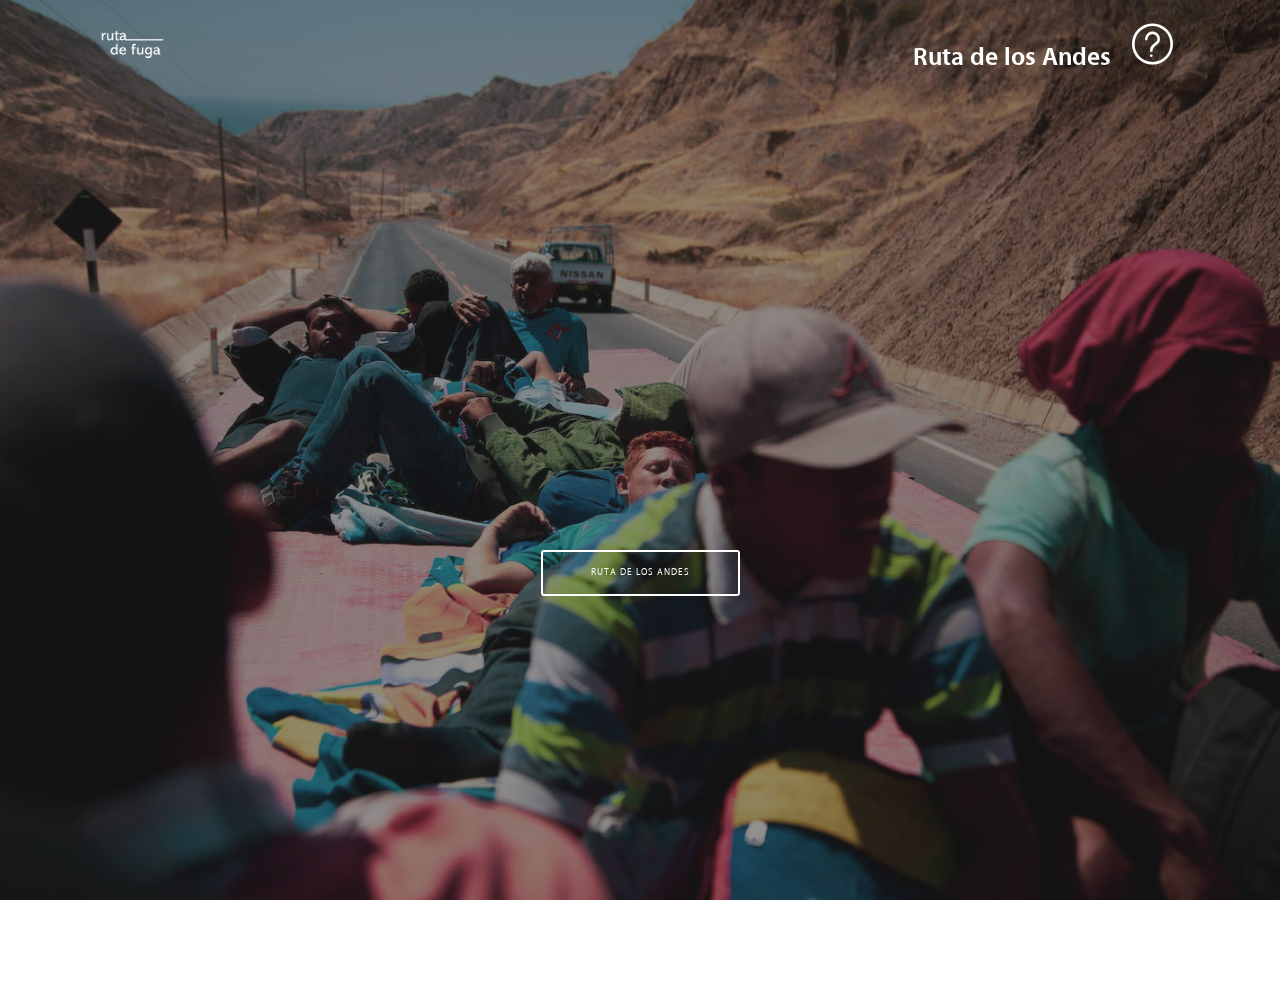
<file: index.html>
<!DOCTYPE html>
<html >
<head>
  <!-- Site made with Mobirise Website Builder v4.8.1, https://mobirise.com -->
  <meta charset="UTF-8">
  <meta http-equiv="X-UA-Compatible" content="IE=edge">
  <meta name="generator" content="Mobirise v4.8.1, mobirise.com">
  <meta name="viewport" content="width=device-width, initial-scale=1, minimum-scale=1">
  <link rel="shortcut icon" href="assets/images/logo-padding-2-274x163.png" type="image/x-icon">
  <meta name="description" content="Ruta de Fuga documenta las rutas de migración venezolana al Perú.">
  <title>Ruta de Fuga</title>
  <link rel="stylesheet" href="assets/web/assets/mobirise-icons-bold/mobirise-icons-bold.css">
  <link rel="stylesheet" href="assets/web/assets/mobirise-icons/mobirise-icons.css">
  <link rel="stylesheet" href="assets/tether/tether.min.css">
  <link rel="stylesheet" href="assets/bootstrap/css/bootstrap.min.css">
  <link rel="stylesheet" href="assets/bootstrap/css/bootstrap-grid.min.css">
  <link rel="stylesheet" href="assets/bootstrap/css/bootstrap-reboot.min.css">
  <link rel="stylesheet" href="assets/socicon/css/styles.css">
  <link rel="stylesheet" href="assets/dropdown/css/style.css">
  <link rel="stylesheet" href="assets/theme/css/style.css">
  <link href="assets/fonts/style.css" rel="stylesheet">
  <link rel="stylesheet" href="assets/mobirise/css/mbr-additional.css" type="text/css">
  
  
  
</head>
<body>
  <section class="menu cid-rPKBwKd46h" once="menu" id="menu1-69">

    

    <nav class="navbar navbar-expand beta-menu navbar-dropdown align-items-center navbar-toggleable-sm bg-color transparent">
        <button class="navbar-toggler navbar-toggler-right" type="button" data-toggle="collapse" data-target="#navbarSupportedContent" aria-controls="navbarSupportedContent" aria-expanded="false" aria-label="Toggle navigation">
            <div class="hamburger">
                <span></span>
                <span></span>
                <span></span>
                <span></span>
            </div>
        </button>
        <div class="menu-logo">
            <div class="navbar-brand">
                <span class="navbar-logo">
                    <a href="index.html">
                         <img src="assets/images/logo-padding-2-274x163.png" alt="Mobirise" title="" style="height: 3.8rem;">
                    </a>
                </span>
                
            </div>
        </div>
        <div class="collapse navbar-collapse" id="navbarSupportedContent">
            <ul class="navbar-nav nav-dropdown nav-right" data-app-modern-menu="true"><li class="nav-item dropdown"><a class="nav-link link text-white display-2" href="rutadelosandes.html" aria-expanded="false">
                        
                        <br>Ruta de los Andes</a></li><li class="nav-item"><a class="nav-link link text-white display-2" href="page2.html" aria-expanded="false"><span class="mbrib-question mbr-iconfont mbr-iconfont-btn" style="color: rgb(255, 255, 255);"></span></a></li></ul>
            
        </div>
    </nav>
</section>

<section class="engine"><a href="https://mobiri.se/n">free simple website templates</a></section><section class="cid-rPKKVlII7h mbr-fullscreen mbr-parallax-background" id="header2-6f">

    

    <div class="mbr-overlay" style="opacity: 0.5; background-color: rgb(35, 35, 35);"></div>

    <div class="container align-center">
        <div class="row justify-content-md-center">
            <div class="mbr-white col-md-10">
                <h1 class="mbr-section-title mbr-bold pb-3 mbr-fonts-style display-4"><br><br><br><br><br><br><br><br><br><br><br><br><br></h1>
                
                <p class="mbr-text pb-3 mbr-fonts-style display-5"><br><br><br><br></p>
                <div class="mbr-section-btn"><a class="btn btn-md btn-white-outline display-4" href="rutadelosandes.html">RUTA DE LOS ANDES</a></div>
            </div>
        </div>
    </div>
    
</section>

<section once="" class="cid-rPKMYMzzBS mbr-reveal" id="footer7-6h">

    

    

    <div class="container">
        <div class="media-container-row align-center mbr-white">
            
            <div class="row social-row">
                <div class="social-list align-right pb-2">
                    
                    
                    
                    
                    
                    
                <div class="soc-item">
                        
                            <a href="http://instagram.com/rutadefuga" target="_blank"><span class="mbr-iconfont mbr-iconfont-social socicon-instagram socicon" style="color: rgb(239, 239, 239);"></span></a>
                        
                    </div><div class="soc-item">
                        
                            <a href="http://facebook.com/rutadefuga" target="_blank"><span class="mbr-iconfont mbr-iconfont-social socicon-facebook socicon" style="color: rgb(204, 204, 204);"></span></a>
                        
                    </div></div>
            </div>
            <div class="row row-copirayt">
                <p class="mbr-text mb-0 mbr-fonts-style mbr-white align-center display-5">Visita la versión Desktop para la experiencia completa.</p>
            </div>
        </div>
    </div>
</section>


  <script src="assets/web/assets/jquery/jquery.min.js"></script>
  <script src="assets/popper/popper.min.js"></script>
  <script src="assets/tether/tether.min.js"></script>
  <script src="assets/bootstrap/js/bootstrap.min.js"></script>
  <script src="assets/dropdown/js/script.min.js"></script>
  <script src="assets/touchswipe/jquery.touch-swipe.min.js"></script>
  <script src="assets/smoothscroll/smooth-scroll.js"></script>
  <script src="assets/parallax/jarallax.min.js"></script>
  <script src="assets/theme/js/script.js"></script>
  
  
</body>
</html>
</file>
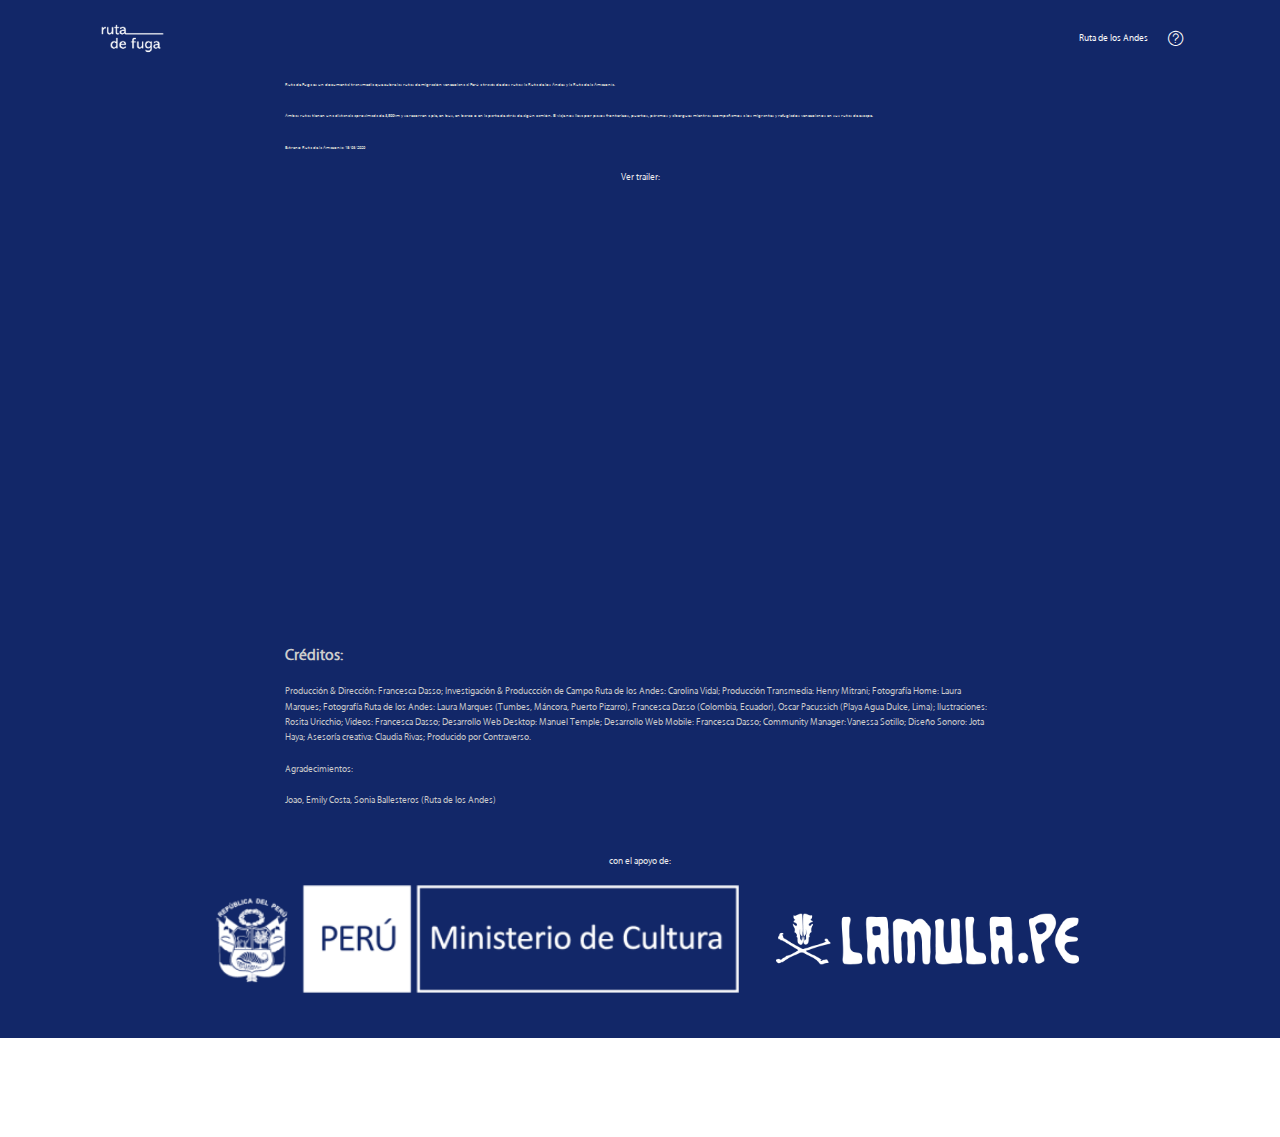
<file: page2.html>
<!DOCTYPE html>
<html >
<head>
  <!-- Site made with Mobirise Website Builder v4.8.1, https://mobirise.com -->
  <meta charset="UTF-8">
  <meta http-equiv="X-UA-Compatible" content="IE=edge">
  <meta name="generator" content="Mobirise v4.8.1, mobirise.com">
  <meta name="viewport" content="width=device-width, initial-scale=1, minimum-scale=1">
  <link rel="shortcut icon" href="assets/images/logo-padding-2-274x163.png" type="image/x-icon">
  <meta name="description" content="Site Maker Description">
  <title>Acerca_de</title>
  <link rel="stylesheet" href="assets/web/assets/mobirise-icons-bold/mobirise-icons-bold.css">
  <link rel="stylesheet" href="assets/web/assets/mobirise-icons/mobirise-icons.css">
  <link rel="stylesheet" href="assets/tether/tether.min.css">
  <link rel="stylesheet" href="assets/bootstrap/css/bootstrap.min.css">
  <link rel="stylesheet" href="assets/bootstrap/css/bootstrap-grid.min.css">
  <link rel="stylesheet" href="assets/bootstrap/css/bootstrap-reboot.min.css">
  <link rel="stylesheet" href="assets/dropdown/css/style.css">
  <link rel="stylesheet" href="assets/socicon/css/styles.css">
  <link rel="stylesheet" href="assets/theme/css/style.css">
  <link href="assets/fonts/style.css" rel="stylesheet">
  <link rel="stylesheet" href="assets/mobirise/css/mbr-additional.css" type="text/css">
  
  
  
</head>
<body>
  <section class="menu cid-rPL2hpVPHK" once="menu" id="menu1-6x">

    

    <nav class="navbar navbar-expand beta-menu navbar-dropdown align-items-center navbar-toggleable-sm bg-color transparent">
        <button class="navbar-toggler navbar-toggler-right" type="button" data-toggle="collapse" data-target="#navbarSupportedContent" aria-controls="navbarSupportedContent" aria-expanded="false" aria-label="Toggle navigation">
            <div class="hamburger">
                <span></span>
                <span></span>
                <span></span>
                <span></span>
            </div>
        </button>
        <div class="menu-logo">
            <div class="navbar-brand">
                <span class="navbar-logo">
                    <a href="index.html">
                         <img src="assets/images/logo-padding-2-274x163.png" alt="Mobirise" title="" style="height: 3.8rem;">
                    </a>
                </span>
                
            </div>
        </div>
        <div class="collapse navbar-collapse" id="navbarSupportedContent">
            <ul class="navbar-nav nav-dropdown nav-right" data-app-modern-menu="true"><li class="nav-item dropdown"><a class="nav-link link text-white display-4" href="rutadelosandes.html" aria-expanded="false"></a></li><li class="nav-item"><a class="nav-link link text-white display-4" href="rutadelosandes.html" aria-expanded="false"></a></li><li class="nav-item"><a class="nav-link link text-white display-4" href="rutadelosandes.html" aria-expanded="false">
                        
                        Ruta de los Andes</a></li><li class="nav-item"><a class="nav-link link text-white display-4" href="page2.html" aria-expanded="false"><span class="mbrib-question mbr-iconfont mbr-iconfont-btn"></span></a></li></ul>
            
        </div>
    </nav>
</section>

<section class="engine"><a href="https://mobiri.se/f">easy web builder</a></section><section class="mbr-section article content1 cid-rPKQO8Yxc9" id="content1-6i">
    
     

    <div class="container">
        <div class="media-container-row">
            <div class="mbr-text col-12 col-md-8 mbr-fonts-style display-4"></div>
        </div>
    </div>
</section>

<section class="mbr-section article content1 cid-rPL1OGGR02" id="content1-6w">
    
     

    <div class="container">
        <div class="media-container-row">
            <div class="mbr-text col-12 col-md-8 mbr-fonts-style display-4"><p><span style="font-size: calc(0.86rem + (-0.26 * ((100vw - 20rem) / 28)));">Ruta de Fuga es un documental transmedia que cubre las rutas de migración venezolana al Perú a través de dos rutas: la Ruta de los Andes y la Ruta de la Amazonía. &nbsp;</span><br></p><p><span style="font-size: calc(0.86rem + (-0.26 * ((100vw - 20rem) / 28)));">Ambas rutas tienen una distancia aproximada de 3,500km y se recorren a pie, en bus, en barco o en la parte de atrás de algún camión. El viaje nos lleva por pasos fronterizos, puertos, páramos y albergues mientras acompañamos a los migrantes y refugiados venezolanos en sus rutas de escape.</span></p><p><span style="font-size: calc(0.86rem + (-0.26 * ((100vw - 20rem) / 28)));">Estreno Ruta de la Amazonía: 18/03/2020</span></p></div>
        </div>
    </div>
</section>

<section class="mbr-section article content1 cid-rPKWC4phzp" id="content1-6t">
    
     

    <div class="container">
        <div class="media-container-row">
            <div class="mbr-text col-12 col-md-8 mbr-fonts-style display-4">Ver trailer:</div>
        </div>
    </div>
</section>

<section class="cid-rPKWw8hZ7N" id="video1-6s">

    
    
    <figure class="mbr-figure align-center container">
        <div class="video-block" style="width: 66%;">
            <div><iframe class="mbr-embedded-video" src="https://player.vimeo.com/video/387366695?autoplay=0&amp;loop=0" width="1280" height="720" frameborder="0" allowfullscreen></iframe></div>
        </div>
    </figure>
</section>

<section class="mbr-section article content1 cid-rPKX41O4Ti" id="content1-6u">
    
     

    <div class="container">
        <div class="media-container-row">
            <div class="mbr-text col-12 col-md-8 mbr-fonts-style display-4"><p><span style="font-size: 1rem;"><strong>Créditos:</strong></span><br></p><p>Producción &amp; Dirección: Francesca Dasso; Investigación &amp; Produccción de Campo Ruta de los Andes: Carolina Vidal; Producción Transmedia: Henry Mitrani; Fotografía Home: Laura Marques; Fotografía Ruta de los Andes: Laura Marques (Tumbes, Máncora, Puerto Pizarro), Francesca Dasso (Colombia, Ecuador), Oscar Pacussich (Playa Agua Dulce, Lima); Ilustraciones: Rosita Uricchio; Videos: Francesca Dasso; Desarrollo Web Desktop: Manuel Temple; Desarrollo Web Mobile: Francesca Dasso; Community Manager: Vanessa Sotillo; Diseño Sonoro: Jota Haya; Asesoría creativa: Claudia Rivas; Producido por Contraverso.</p><p>Agradecimientos:</p><p>Joao, Emily Costa, Sonia Ballesteros (Ruta de los Andes)&nbsp;</p></div>
        </div>
    </div>
</section>

<section class="mbr-section article content1 cid-rPKVcj8P2W" id="content1-6r">
    
     

    <div class="container">
        <div class="media-container-row">
            <div class="mbr-text col-12 col-md-8 mbr-fonts-style display-4">con el apoyo de:</div>
        </div>
    </div>
</section>

<section class="cid-rPKUuITcsF" id="image4-6q">
    <!-- Block parameters controls (Blue "Gear" panel) -->
    
    <!-- End block parameters -->
    <div class="container images-container">
            <div class="media-container-row" style="width: 80%;">
                <div class="img-item item1" style="width: 177%;">
                    <img src="assets/images/logo-mincul-white-01-1-490x98.png" alt="" title="">
                    
                </div>
                <div class="img-item">
                    <img src="assets/images/logo-lamula-450x95.png" alt="" title="">
                    
                </div>
            </div>
    </div>
</section>

<section once="" class="cid-rPKXWQd749 mbr-reveal" id="footer7-6v">

    

    

    <div class="container">
        <div class="media-container-row align-center mbr-white">
            
            <div class="row social-row">
                <div class="social-list align-right pb-2">
                    
                    
                    
                    
                    
                    
                <div class="soc-item">
                        
                            <a href="http://instagram.com/rutadefuga" target="_blank"><span class="mbr-iconfont mbr-iconfont-social socicon-instagram socicon" style="color: rgb(239, 239, 239);"></span></a>
                        
                    </div><div class="soc-item">
                        
                            <a href="http://facebook.com/rutadefuga" target="_blank"><span class="mbr-iconfont mbr-iconfont-social socicon-facebook socicon" style="color: rgb(204, 204, 204);"></span></a>
                        
                    </div></div>
            </div>
            <div class="row row-copirayt">
                <p class="mbr-text mb-0 mbr-fonts-style mbr-white align-center display-5">Visita la versión Desktop para la experiencia completa.</p>
            </div>
        </div>
    </div>
</section>


  <script src="assets/web/assets/jquery/jquery.min.js"></script>
  <script src="assets/popper/popper.min.js"></script>
  <script src="assets/tether/tether.min.js"></script>
  <script src="assets/bootstrap/js/bootstrap.min.js"></script>
  <script src="assets/dropdown/js/script.min.js"></script>
  <script src="assets/touchswipe/jquery.touch-swipe.min.js"></script>
  <script src="assets/smoothscroll/smooth-scroll.js"></script>
  <script src="assets/theme/js/script.js"></script>
  
  
</body>
</html>
</file>
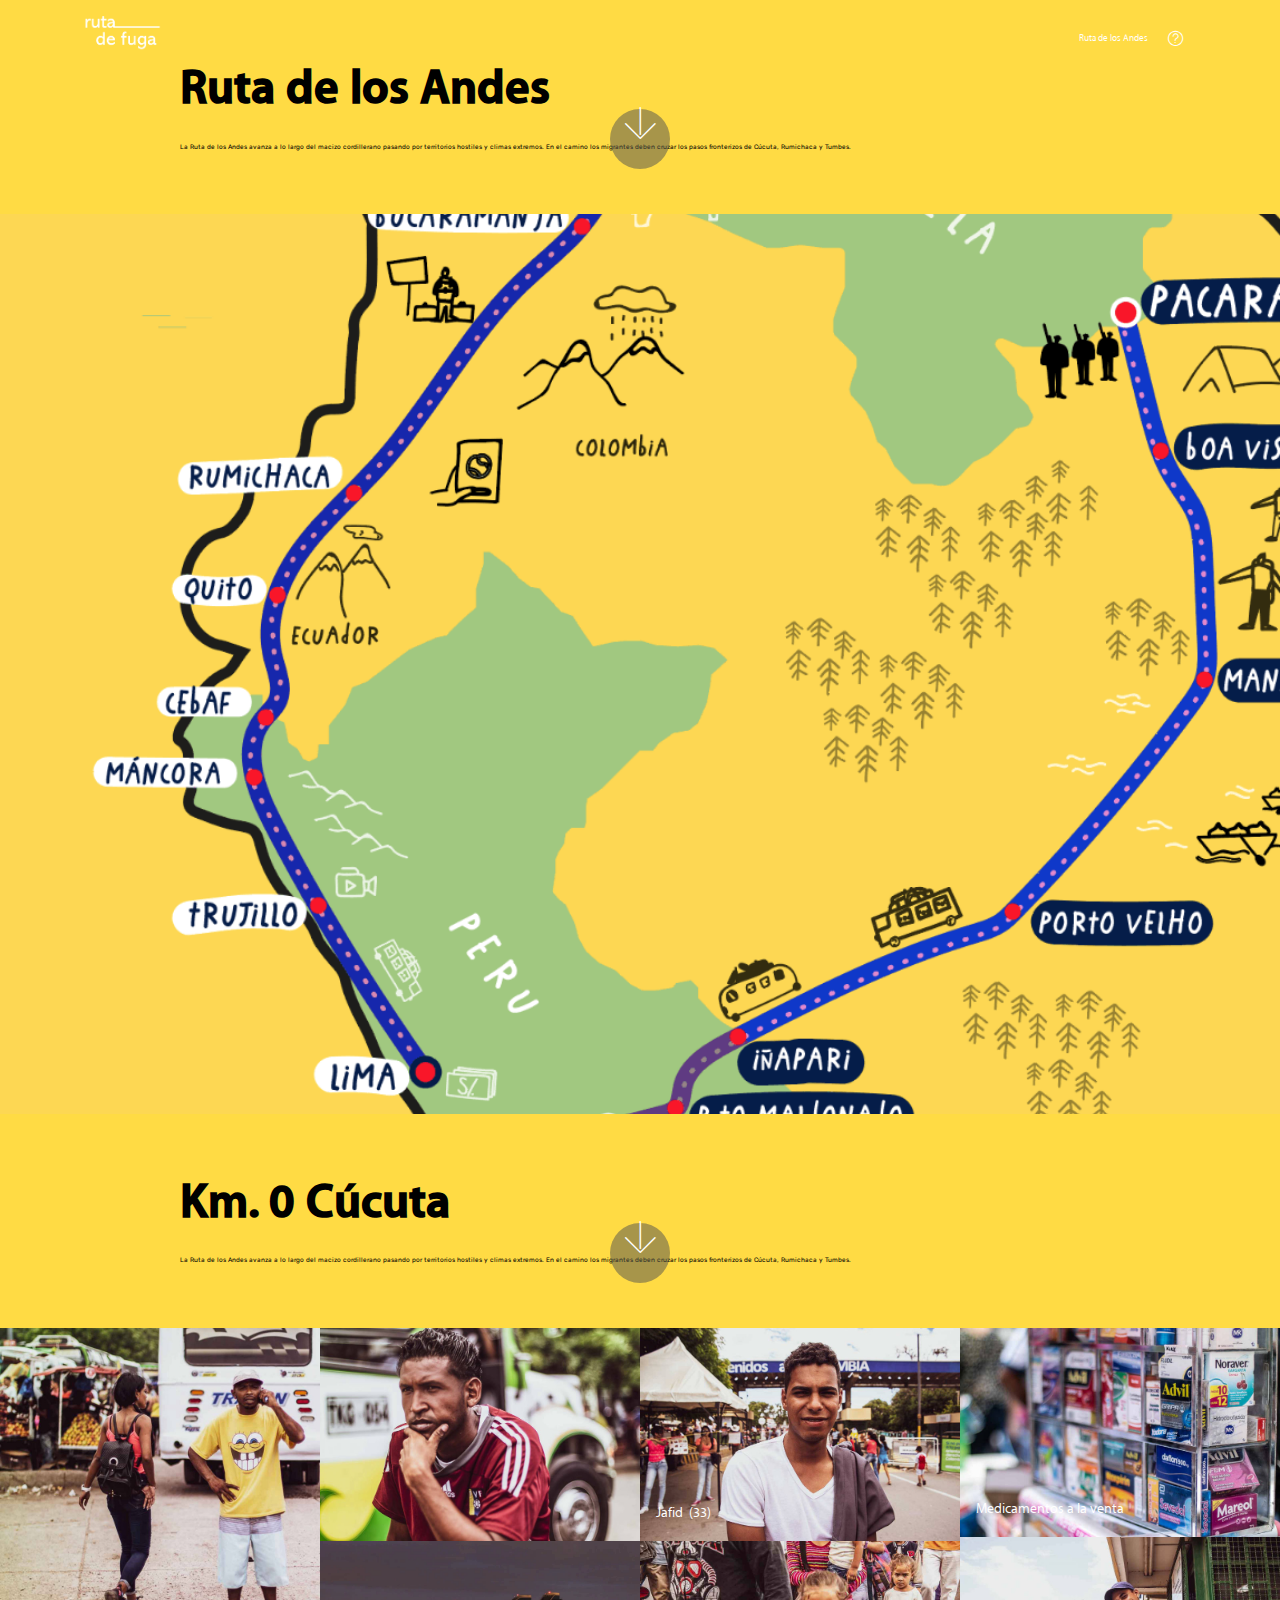
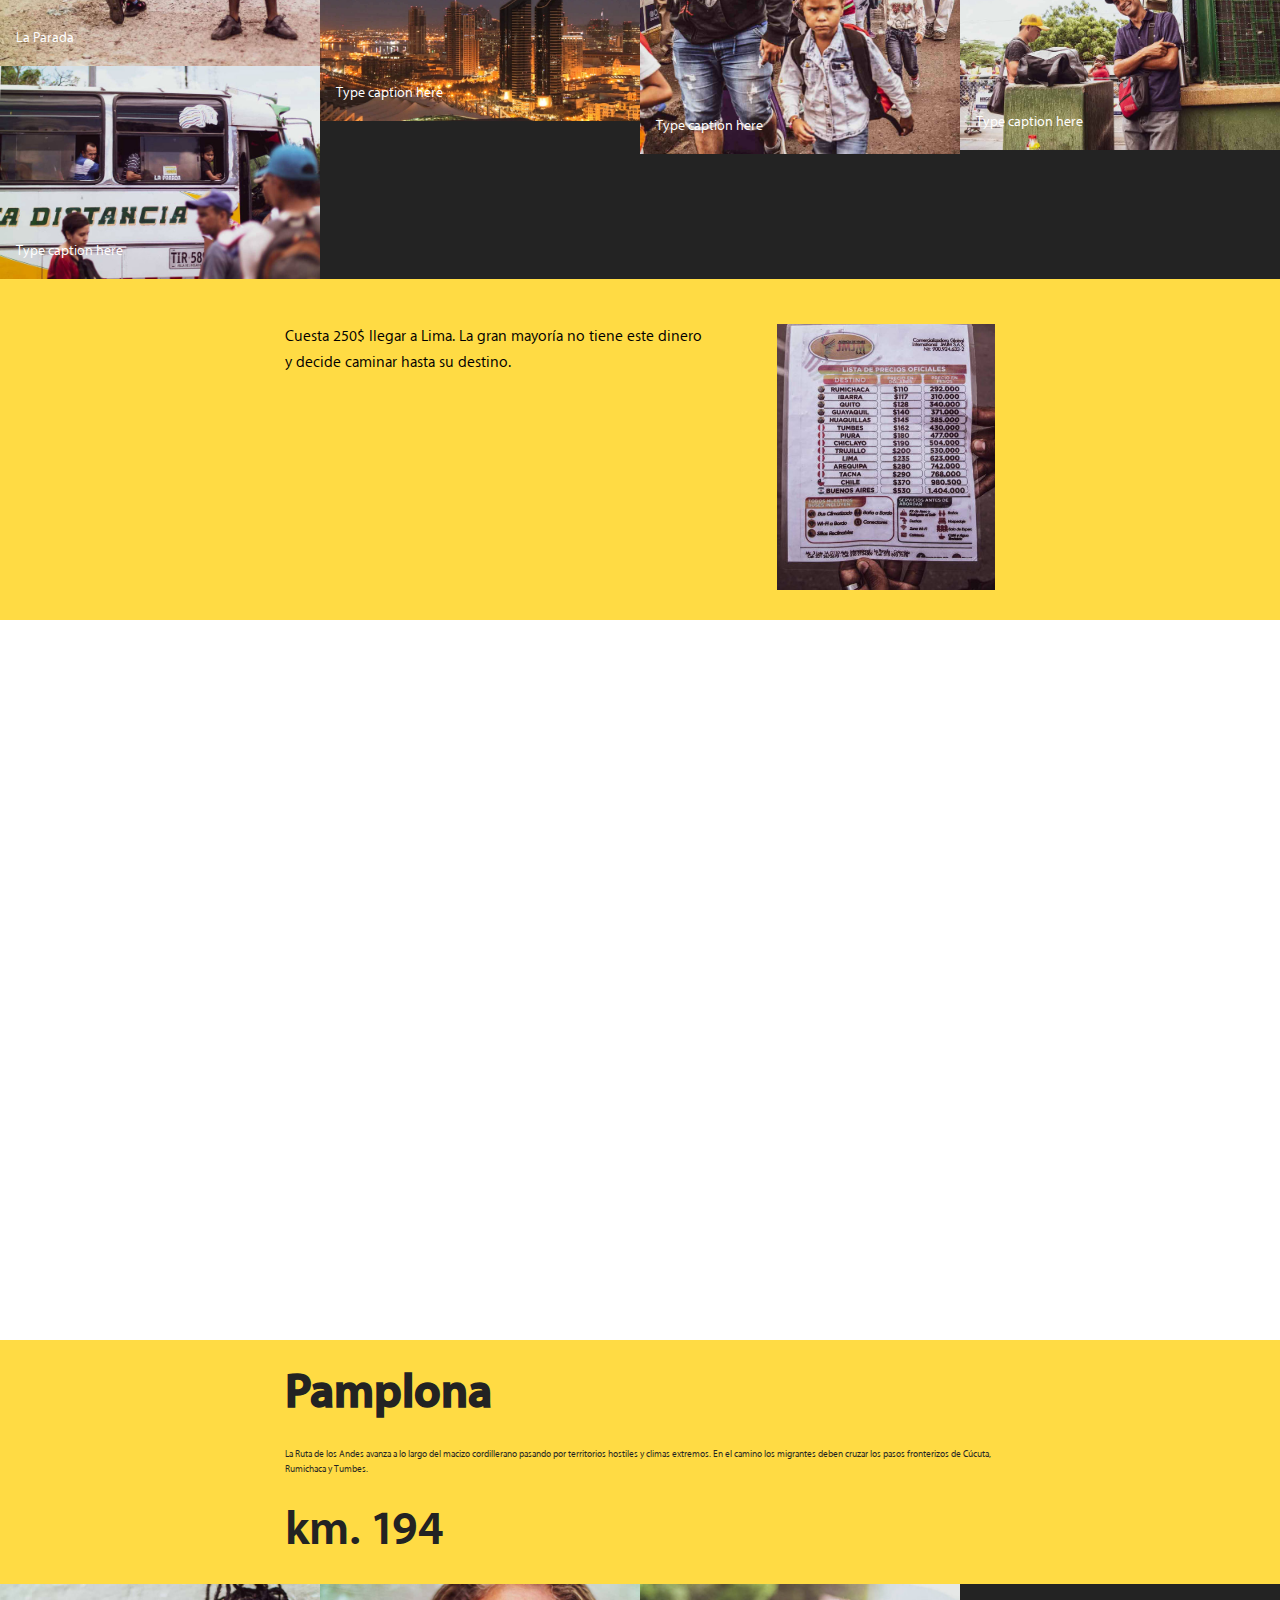
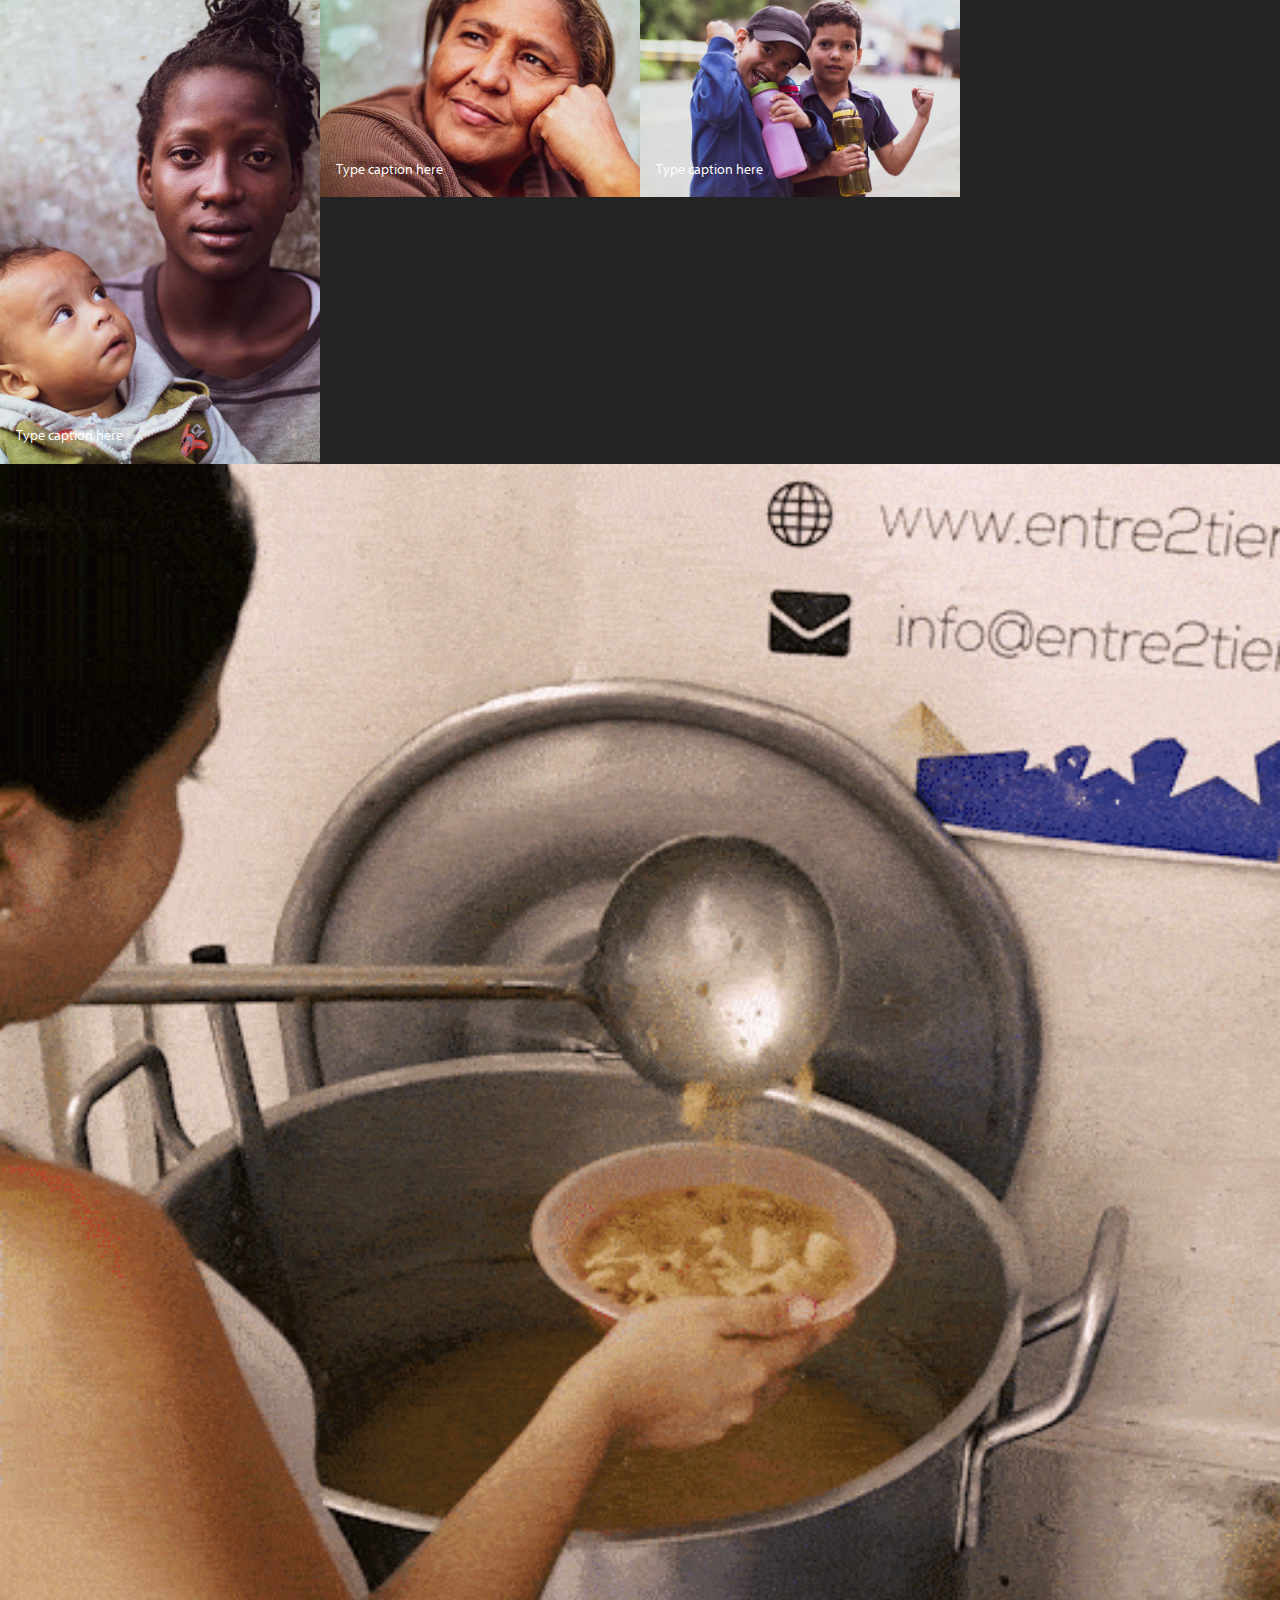
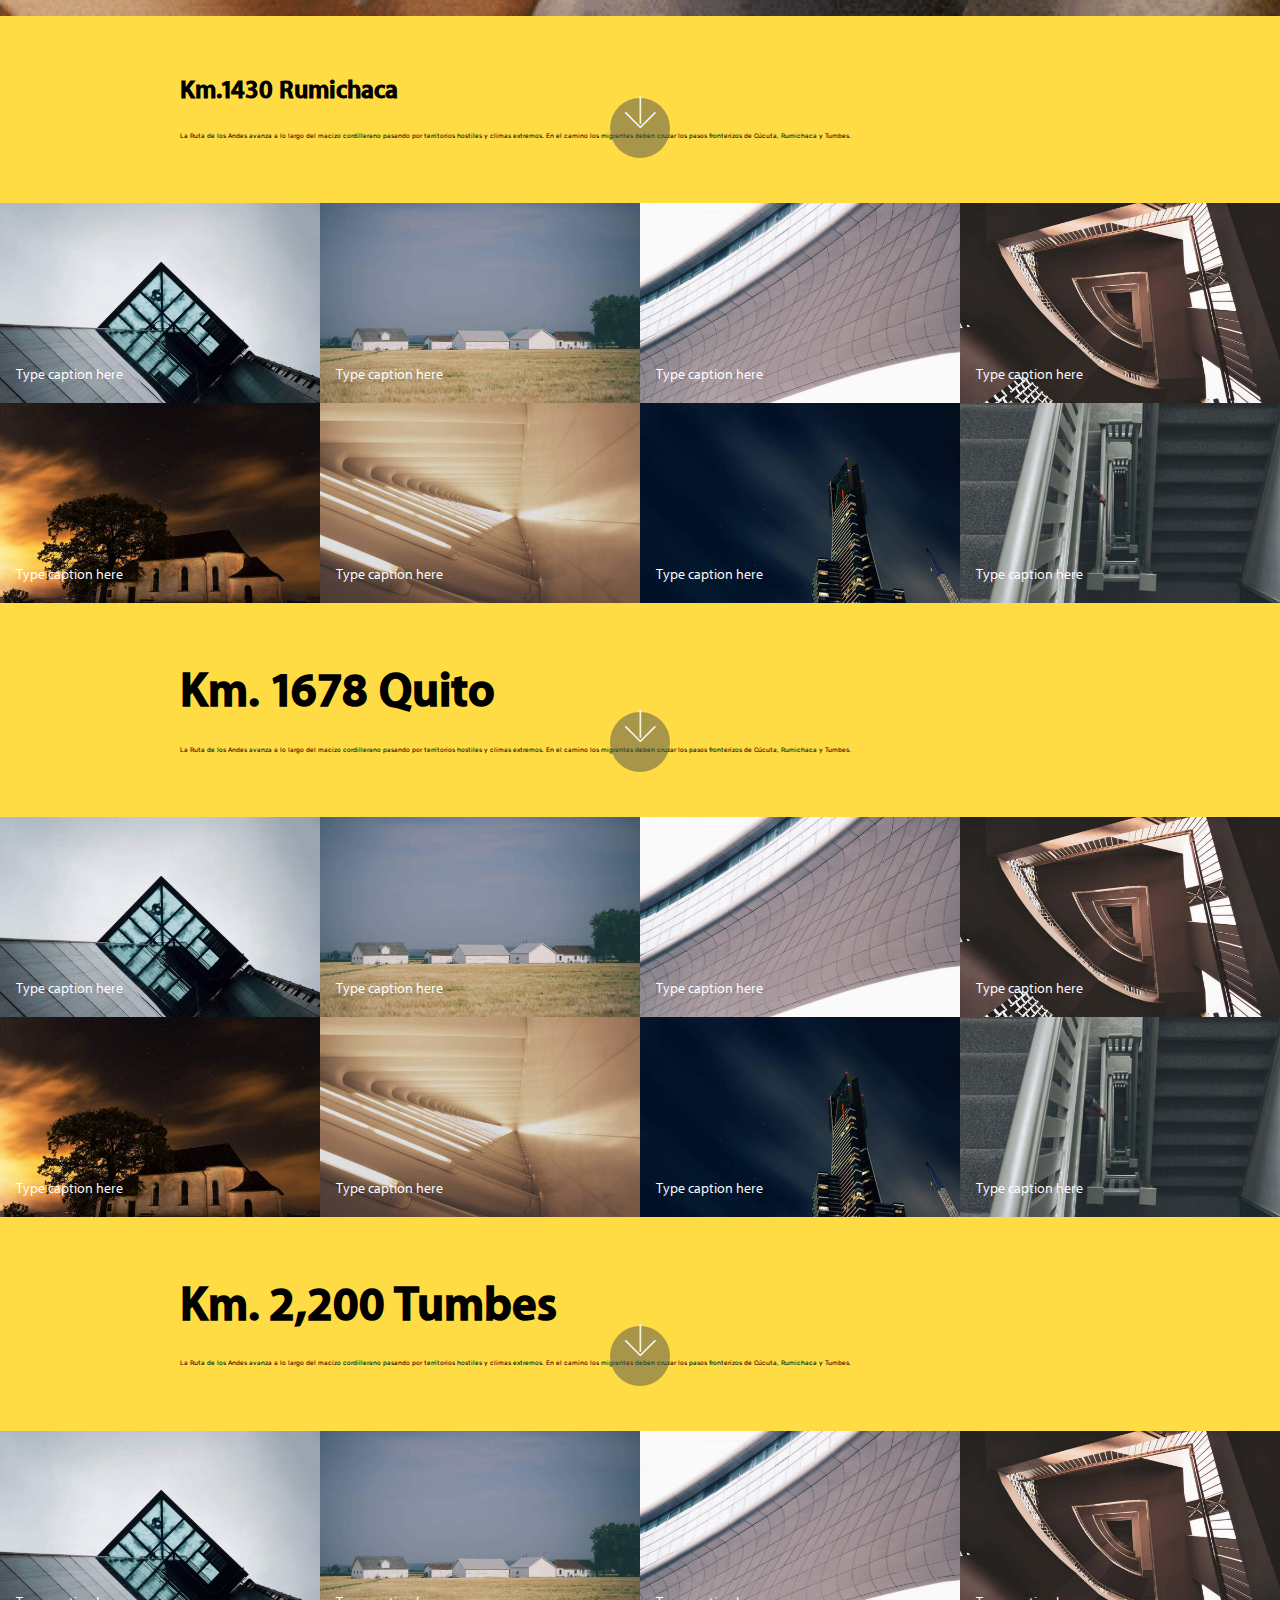
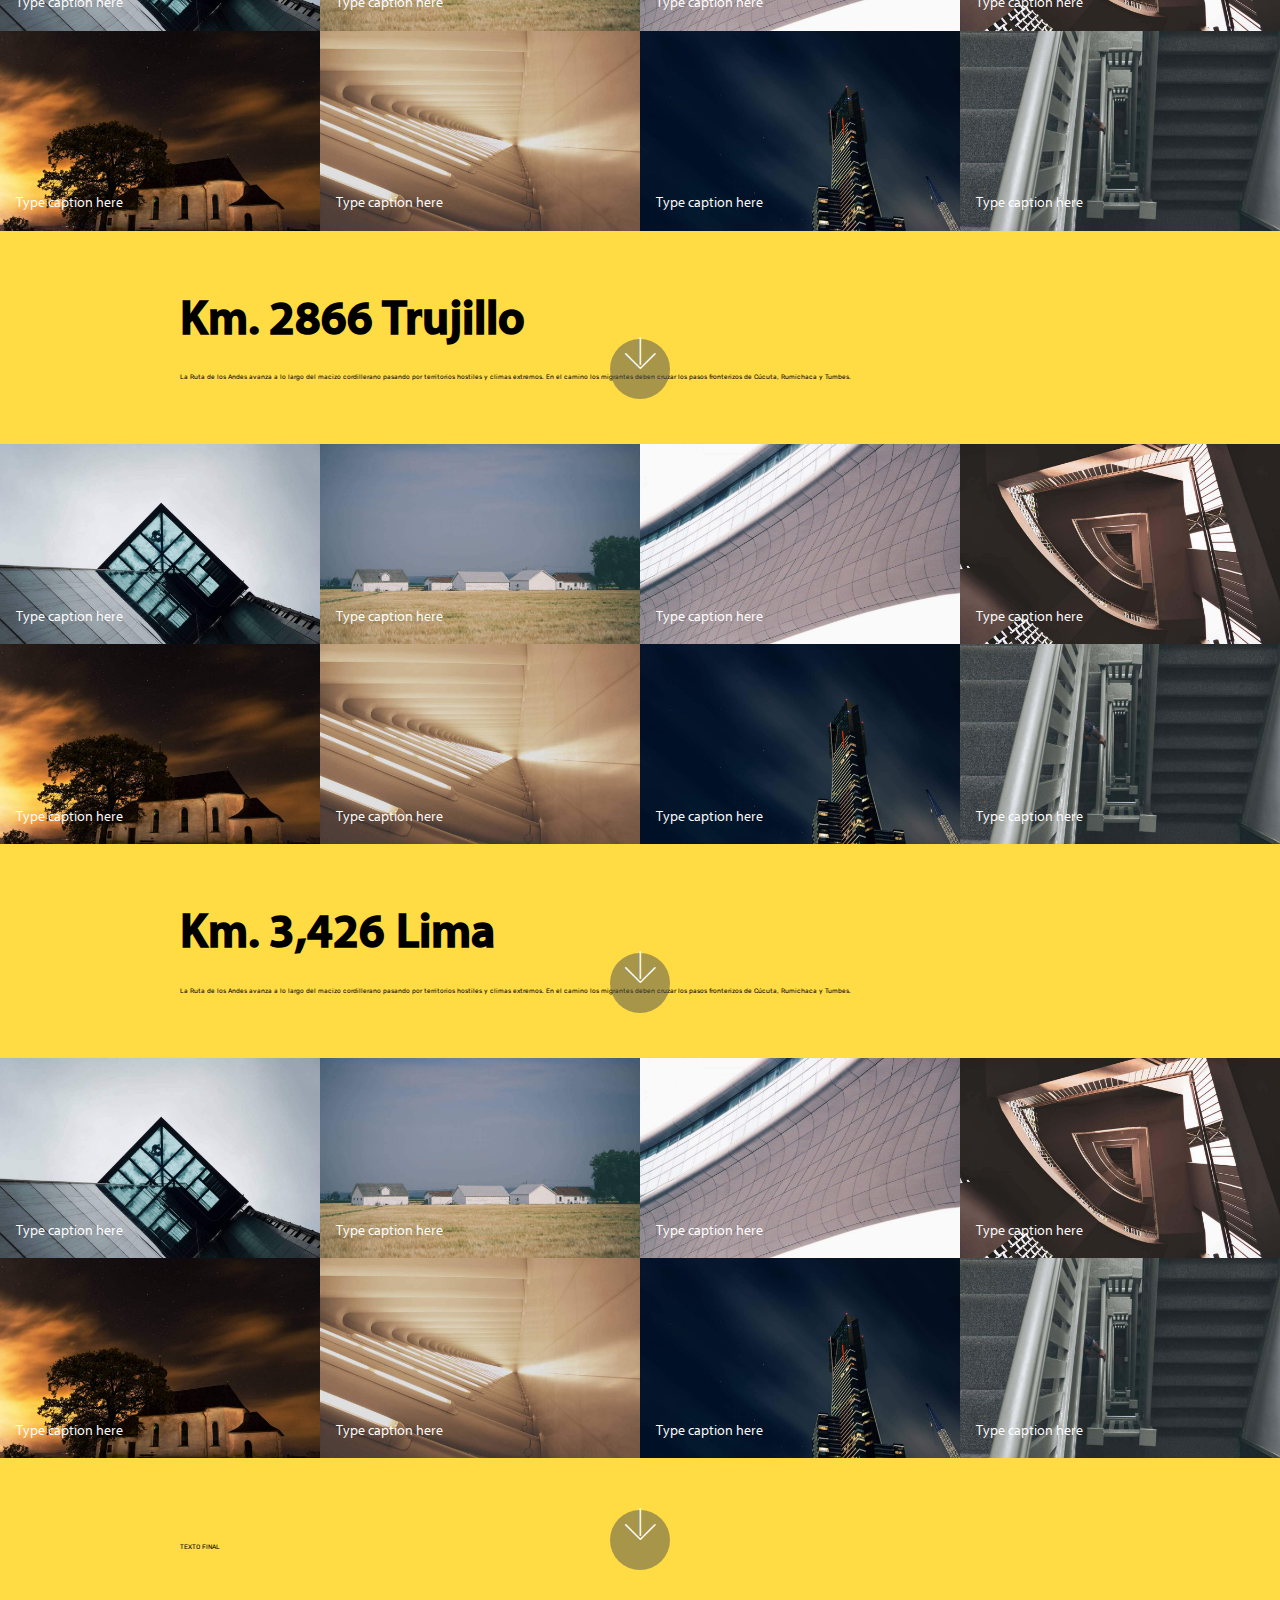
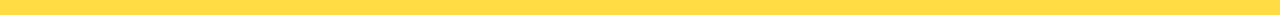
<file: rutadelosandes.html>
<!DOCTYPE html>
<html >
<head>
  <!-- Site made with Mobirise Website Builder v4.8.1, https://mobirise.com -->
  <meta charset="UTF-8">
  <meta http-equiv="X-UA-Compatible" content="IE=edge">
  <meta name="generator" content="Mobirise v4.8.1, mobirise.com">
  <meta name="viewport" content="width=device-width, initial-scale=1, minimum-scale=1">
  <link rel="shortcut icon" href="assets/images/logo-padding-2-274x163.png" type="image/x-icon">
  <meta name="description" content="Ruta de los Andes. Ruta de Fuga">
  <title>Ruta de los Andes</title>
  <link rel="stylesheet" href="assets/web/assets/mobirise-icons-bold/mobirise-icons-bold.css">
  <link rel="stylesheet" href="assets/web/assets/mobirise-icons/mobirise-icons.css">
  <link rel="stylesheet" href="assets/tether/tether.min.css">
  <link rel="stylesheet" href="assets/bootstrap/css/bootstrap.min.css">
  <link rel="stylesheet" href="assets/bootstrap/css/bootstrap-grid.min.css">
  <link rel="stylesheet" href="assets/bootstrap/css/bootstrap-reboot.min.css">
  <link rel="stylesheet" href="assets/dropdown/css/style.css">
  <link rel="stylesheet" href="assets/theme/css/style.css">
  <link rel="stylesheet" href="assets/gallery/style.css">
  <link href="assets/fonts/style.css" rel="stylesheet">
  <link rel="stylesheet" href="assets/mobirise/css/mbr-additional.css" type="text/css">
  
  
  
</head>
<body>
  <section class="menu cid-rPL8thMg6D" once="menu" id="menu1-72">

    

    <nav class="navbar navbar-expand beta-menu navbar-dropdown align-items-center navbar-toggleable-sm bg-color transparent">
        <button class="navbar-toggler navbar-toggler-right" type="button" data-toggle="collapse" data-target="#navbarSupportedContent" aria-controls="navbarSupportedContent" aria-expanded="false" aria-label="Toggle navigation">
            <div class="hamburger">
                <span></span>
                <span></span>
                <span></span>
                <span></span>
            </div>
        </button>
        <div class="menu-logo">
            <div class="navbar-brand">
                <span class="navbar-logo">
                    <a href="index.html">
                         <img src="assets/images/logo-padding-4-274x163.png" alt="Mobirise" title="" style="height: 3.8rem;">
                    </a>
                </span>
                
            </div>
        </div>
        <div class="collapse navbar-collapse" id="navbarSupportedContent">
            <ul class="navbar-nav nav-dropdown nav-right" data-app-modern-menu="true"><li class="nav-item dropdown"><a class="nav-link link text-white display-4" href="rutadelosandes.html" aria-expanded="false"></a></li><li class="nav-item"><a class="nav-link link text-white display-4" href="rutadelosandes.html" aria-expanded="false"></a></li><li class="nav-item"><a class="nav-link link text-white display-4" href="rutadelosandes.html" aria-expanded="false">
                        
                        Ruta de los Andes</a></li><li class="nav-item"><a class="nav-link link text-white display-4" href="page2.html" aria-expanded="false"><span class="mbrib-question mbr-iconfont mbr-iconfont-btn"></span></a></li></ul>
            
        </div>
    </nav>
</section>

<section class="engine"><a href="https://mobiri.se/g">build your own website for free</a></section><section class="cid-rPKmPVFllQ" id="header2-55">

    

    

    <div class="container align-center">
        <div class="row justify-content-md-center">
            <div class="mbr-white col-md-10">
                <h1 class="mbr-section-title mbr-bold pb-3 mbr-fonts-style display-1">
                    Ruta de los Andes</h1>
                
                <p class="mbr-text pb-3 mbr-fonts-style display-5">
                    La Ruta de los Andes avanza a lo largo del macizo cordillerano pasando por territorios hostiles y climas extremos. En el camino los migrantes deben cruzar los pasos fronterizos de Cúcuta,  Rumichaca y Tumbes. <br></p>
                
            </div>
        </div>
    </div>
    <div class="mbr-arrow hidden-sm-down" aria-hidden="true">
        <a href="#next">
            <i class="mbri-down mbr-iconfont"></i>
        </a>
    </div>
</section>

<section class="header1 cid-rOJrOmYD3x mbr-fullscreen" id="header1-1q">

    

    

    <div class="container">
        <div class="row justify-content-md-center">
            <div class="mbr-white col-md-10">
                <h1 class="mbr-section-title align-center mbr-bold pb-3 mbr-fonts-style display-7"></h1>
                <h3 class="mbr-section-subtitle align-center mbr-light pb-3 mbr-fonts-style display-7"></h3>
                
                
            </div>
        </div>
    </div>

</section>

<section class="cid-rPKoR7DTZ2" id="header2-56">

    

    

    <div class="container align-center">
        <div class="row justify-content-md-center">
            <div class="mbr-white col-md-10">
                <h1 class="mbr-section-title mbr-bold pb-3 mbr-fonts-style display-1">
                    Km. 0 Cúcuta</h1>
                
                <p class="mbr-text pb-3 mbr-fonts-style display-5">
                    La Ruta de los Andes avanza a lo largo del macizo cordillerano pasando por territorios hostiles y climas extremos. En el camino los migrantes deben cruzar los pasos fronterizos de Cúcuta,  Rumichaca y Tumbes. <br></p>
                
            </div>
        </div>
    </div>
    <div class="mbr-arrow hidden-sm-down" aria-hidden="true">
        <a href="#next">
            <i class="mbri-down mbr-iconfont"></i>
        </a>
    </div>
</section>

<section class="mbr-gallery mbr-slider-carousel cid-rOJp8GJhCc" id="gallery3-1m">

    

    <div>
        <div><!-- Filter --><!-- Gallery --><div class="mbr-gallery-row"><div class="mbr-gallery-layout-default"><div><div><div class="mbr-gallery-item mbr-gallery-item--pNaN" data-video-url="false" data-tags="Awesome"><div href="#lb-gallery3-1m" data-slide-to="0" data-toggle="modal"><img src="assets/images/warm-andes-2-1135x1200-800x846.jpg" alt="" title=""><span class="icon-focus"></span><span class="mbr-gallery-title mbr-fonts-style display-7">La Parada</span></div></div><div class="mbr-gallery-item mbr-gallery-item--pNaN" data-video-url="false" data-tags="Responsive"><div href="#lb-gallery3-1m" data-slide-to="1" data-toggle="modal"><img src="assets/images/warm-andes-739-1200x800-800x533.jpg" alt="" title=""><span class="icon-focus"></span><span class="mbr-gallery-title mbr-fonts-style display-7"></span></div></div><div class="mbr-gallery-item mbr-gallery-item--pNaN" data-video-url="false" data-tags="Creative"><div href="#lb-gallery3-1m" data-slide-to="2" data-toggle="modal"><img src="assets/images/warm-andes-896-1200x800-800x533.jpg" alt="" title=""><span class="icon-focus"></span><span class="mbr-gallery-title mbr-fonts-style display-7">Jafid &nbsp;(33)&nbsp;</span></div></div><div class="mbr-gallery-item mbr-gallery-item--pNaN" data-video-url="false" data-tags="Animated"><div href="#lb-gallery3-1m" data-slide-to="3" data-toggle="modal"><img src="assets/images/warm-andes-804-1200x785-800x523.jpg" alt="" title=""><span class="icon-focus"></span><span class="mbr-gallery-title mbr-fonts-style display-7">Medicamentos a la venta&nbsp;</span></div></div><div class="mbr-gallery-item mbr-gallery-item--pNaN" data-video-url="false" data-tags="Awesome"><div href="#lb-gallery3-1m" data-slide-to="4" data-toggle="modal"><img src="assets/images/warm-andes-914-1200x800-800x533.jpg" alt="" title=""><span class="icon-focus"></span><span class="mbr-gallery-title mbr-fonts-style display-7">Type caption here</span></div></div><div class="mbr-gallery-item mbr-gallery-item--pNaN video-slide" data-video-url="https://www.youtube.com/watch?v=fwkKc6M60-0" data-tags="Awesome"><div href="#lb-gallery3-1m" data-slide-to="5" data-toggle="modal"><div></div><img alt="" src="assets/images/preview.jpg"><span class="icon-video"></span><span class="mbr-gallery-title mbr-fonts-style display-7">Type caption here</span></div></div><div class="mbr-gallery-item mbr-gallery-item--pNaN" data-video-url="false" data-tags="Animated"><div href="#lb-gallery3-1m" data-slide-to="6" data-toggle="modal"><img src="assets/images/warm-andes-825-1200x800-800x533.jpg" alt="" title=""><span class="icon-focus"></span><span class="mbr-gallery-title mbr-fonts-style display-7">Type caption here</span></div></div><div class="mbr-gallery-item mbr-gallery-item--pNaN" data-video-url="false" data-tags="Animated"><div href="#lb-gallery3-1m" data-slide-to="7" data-toggle="modal"><img src="assets/images/warm-andes-785-1200x800-800x533.jpg" alt="" title=""><span class="icon-focus"></span><span class="mbr-gallery-title mbr-fonts-style display-7">Type caption here</span></div></div></div></div><div class="clearfix"></div></div></div><!-- Lightbox --><div data-app-prevent-settings="" class="mbr-slider modal fade carousel slide" tabindex="-1" data-keyboard="true" data-interval="false" id="lb-gallery3-1m"><div class="modal-dialog"><div class="modal-content"><div class="modal-body"><div class="carousel-inner"><div class="carousel-item"><img src="assets/images/warm-andes-2-1135x1200.jpg" alt="" title=""></div><div class="carousel-item"><img src="assets/images/warm-andes-739-1200x800.jpg" alt="" title=""></div><div class="carousel-item"><img src="assets/images/warm-andes-896-1200x800.jpg" alt="" title=""></div><div class="carousel-item"><img src="assets/images/warm-andes-804-1200x785.jpg" alt="" title=""></div><div class="carousel-item"><img src="assets/images/warm-andes-914-1200x800.jpg" alt="" title=""></div><div class="carousel-item video-container"><img src="assets/images/gallery05.jpg" alt="" title=""></div><div class="carousel-item"><img src="assets/images/warm-andes-825-1200x800.jpg" alt="" title=""></div><div class="carousel-item active"><img src="assets/images/warm-andes-785-1200x800.jpg" alt="" title=""></div></div><a class="carousel-control carousel-control-prev" role="button" data-slide="prev" href="#lb-gallery3-1m"><span class="mbri-left mbr-iconfont" aria-hidden="true"></span><span class="sr-only">Previous</span></a><a class="carousel-control carousel-control-next" role="button" data-slide="next" href="#lb-gallery3-1m"><span class="mbri-right mbr-iconfont" aria-hidden="true"></span><span class="sr-only">Next</span></a><a class="close" href="#" role="button" data-dismiss="modal"><span class="sr-only">Close</span></a></div></div></div></div></div>
    </div>

</section>

<section class="mbr-section content7 cid-rONcR4X32P" id="content7-2o">
          
    

    <div class="container">
        <div class="media-container-row">
            <div class="col-12 col-md-8">
                <div class="media-container-row">
                    <div class="media-content">
                        <div class="mbr-section-text">
                            <p class="mbr-text align-right mb-0 mbr-fonts-style display-7">Cuesta 250$ llegar a Lima. La gran mayoría no tiene este dinero y decide caminar hasta su destino.</p>
                        </div>
                    </div>
                    <div class="mbr-figure" style="width: 60%;">
                     <img src="assets/images/warm-andes-905-436x654.jpg" alt="Mobirise" title="">  
                    </div>
                </div>
            </div>
        </div>
    </div>
</section>

<section class="cid-rOJrynFbS1" id="video1-1p">

    
    
    <figure class="mbr-figure align-center">
        <div class="video-block" style="width: 66%;">
            <div><iframe class="mbr-embedded-video" src="https://www.youtube.com/embed/uNCr7NdOJgw?rel=0&amp;amp;showinfo=0&amp;autoplay=0&amp;loop=0" width="1280" height="720" frameborder="0" allowfullscreen></iframe></div>
        </div>
    </figure>
</section>

<section class="mbr-section article content1 cid-rPL6IXuss3" id="content1-70">
    
     

    <div class="container">
        <div class="media-container-row">
            <div class="mbr-text col-12 col-md-8 mbr-fonts-style display-1"><strong>Pamplona</strong></div>
        </div>
    </div>
</section>

<section class="mbr-section article content1 cid-rPL6jqFNyx" id="content1-6z">
    
     

    <div class="container">
        <div class="media-container-row">
            <div class="mbr-text col-12 col-md-8 mbr-fonts-style display-4">La Ruta de los Andes avanza a lo largo del macizo cordillerano pasando por territorios hostiles y climas extremos. En el camino los migrantes deben cruzar los pasos fronterizos de Cúcuta, Rumichaca y Tumbes.</div>
        </div>
    </div>
</section>

<section class="mbr-section article content1 cid-rPL7k859nn" id="content1-71">
    
     

    <div class="container">
        <div class="media-container-row">
            <div class="mbr-text col-12 col-md-8 mbr-fonts-style display-1">km. 194</div>
        </div>
    </div>
</section>

<section class="mbr-gallery mbr-slider-carousel cid-rPKq6fjs5P" id="gallery3-58">

    

    <div>
        <div><!-- Filter --><!-- Gallery --><div class="mbr-gallery-row"><div class="mbr-gallery-layout-default"><div><div><div class="mbr-gallery-item mbr-gallery-item--pNaN" data-video-url="false" data-tags="Awesome"><div href="#lb-gallery3-58" data-slide-to="0" data-toggle="modal"><img src="assets/images/warm-andes-624-800x1200-800x1200.jpg" alt="" title=""><span class="icon-focus"></span><span class="mbr-gallery-title mbr-fonts-style display-7">Type caption here</span></div></div><div class="mbr-gallery-item mbr-gallery-item--pNaN" data-video-url="false" data-tags="Responsive"><div href="#lb-gallery3-58" data-slide-to="1" data-toggle="modal"><img src="assets/images/warm-andes-621-1200x800-800x533.jpg" alt="" title=""><span class="icon-focus"></span><span class="mbr-gallery-title mbr-fonts-style display-7">Type caption here</span></div></div><div class="mbr-gallery-item mbr-gallery-item--pNaN" data-video-url="false" data-tags="Animated"><div href="#lb-gallery3-58" data-slide-to="2" data-toggle="modal"><img src="assets/images/warm-andes-639-1200x800-800x533.jpg" alt="" title=""><span class="icon-focus"></span><span class="mbr-gallery-title mbr-fonts-style display-7">Type caption here</span></div></div></div></div><div class="clearfix"></div></div></div><!-- Lightbox --><div data-app-prevent-settings="" class="mbr-slider modal fade carousel slide" tabindex="-1" data-keyboard="true" data-interval="false" id="lb-gallery3-58"><div class="modal-dialog"><div class="modal-content"><div class="modal-body"><div class="carousel-inner"><div class="carousel-item active"><img src="assets/images/warm-andes-624-800x1200.jpg" alt="" title=""></div><div class="carousel-item"><img src="assets/images/warm-andes-621-1200x800.jpg" alt="" title=""></div><div class="carousel-item"><img src="assets/images/warm-andes-639-1200x800.jpg" alt="" title=""></div></div><a class="carousel-control carousel-control-prev" role="button" data-slide="prev" href="#lb-gallery3-58"><span class="mbri-left mbr-iconfont" aria-hidden="true"></span><span class="sr-only">Previous</span></a><a class="carousel-control carousel-control-next" role="button" data-slide="next" href="#lb-gallery3-58"><span class="mbri-right mbr-iconfont" aria-hidden="true"></span><span class="sr-only">Next</span></a><a class="close" href="#" role="button" data-dismiss="modal"><span class="sr-only">Close</span></a></div></div></div></div></div>
    </div>

</section>

<section class="cid-rPKqDM7hkj" id="image1-5a">

    

    <figure class="mbr-figure">
            <div class="image-block" style="width: 66%;">
                <img src="assets/images/ezgif.com-optimize-3.gif" width="1400" alt="Mobirise" title="">
                
            </div>
    </figure>
</section>

<section class="cid-rPKrQmGfQ6" id="header2-5b">

    

    

    <div class="container align-center">
        <div class="row justify-content-md-center">
            <div class="mbr-white col-md-10">
                <h1 class="mbr-section-title mbr-bold pb-3 mbr-fonts-style display-2">
                    Km.1430 Rumichaca</h1>
                
                <p class="mbr-text pb-3 mbr-fonts-style display-5">
                    La Ruta de los Andes avanza a lo largo del macizo cordillerano pasando por territorios hostiles y climas extremos. En el camino los migrantes deben cruzar los pasos fronterizos de Cúcuta,  Rumichaca y Tumbes. <br></p>
                
            </div>
        </div>
    </div>
    <div class="mbr-arrow hidden-sm-down" aria-hidden="true">
        <a href="#next">
            <i class="mbri-down mbr-iconfont"></i>
        </a>
    </div>
</section>

<section class="mbr-gallery mbr-slider-carousel cid-rPKs0ePmEx" id="gallery3-5c">

    

    <div>
        <div><!-- Filter --><!-- Gallery --><div class="mbr-gallery-row"><div class="mbr-gallery-layout-default"><div><div><div class="mbr-gallery-item mbr-gallery-item--pNaN" data-video-url="false" data-tags="Awesome"><div href="#lb-gallery3-5c" data-slide-to="0" data-toggle="modal"><img src="assets/images/gallery00.jpg" alt="" title=""><span class="icon-focus"></span><span class="mbr-gallery-title mbr-fonts-style display-7">Type caption here</span></div></div><div class="mbr-gallery-item mbr-gallery-item--pNaN" data-video-url="false" data-tags="Responsive"><div href="#lb-gallery3-5c" data-slide-to="1" data-toggle="modal"><img src="assets/images/gallery01.jpg" alt="" title=""><span class="icon-focus"></span><span class="mbr-gallery-title mbr-fonts-style display-7">Type caption here</span></div></div><div class="mbr-gallery-item mbr-gallery-item--pNaN" data-video-url="false" data-tags="Creative"><div href="#lb-gallery3-5c" data-slide-to="2" data-toggle="modal"><img src="assets/images/gallery02.jpg" alt="" title=""><span class="icon-focus"></span><span class="mbr-gallery-title mbr-fonts-style display-7">Type caption here</span></div></div><div class="mbr-gallery-item mbr-gallery-item--pNaN" data-video-url="false" data-tags="Animated"><div href="#lb-gallery3-5c" data-slide-to="3" data-toggle="modal"><img src="assets/images/gallery03.jpg" alt="" title=""><span class="icon-focus"></span><span class="mbr-gallery-title mbr-fonts-style display-7">Type caption here</span></div></div><div class="mbr-gallery-item mbr-gallery-item--pNaN" data-video-url="false" data-tags="Awesome"><div href="#lb-gallery3-5c" data-slide-to="4" data-toggle="modal"><img src="assets/images/gallery04.jpg" alt="" title=""><span class="icon-focus"></span><span class="mbr-gallery-title mbr-fonts-style display-7">Type caption here</span></div></div><div class="mbr-gallery-item mbr-gallery-item--pNaN" data-video-url="false" data-tags="Awesome"><div href="#lb-gallery3-5c" data-slide-to="5" data-toggle="modal"><img src="assets/images/gallery05.jpg" alt="" title=""><span class="icon-focus"></span><span class="mbr-gallery-title mbr-fonts-style display-7">Type caption here</span></div></div><div class="mbr-gallery-item mbr-gallery-item--pNaN" data-video-url="false" data-tags="Responsive"><div href="#lb-gallery3-5c" data-slide-to="6" data-toggle="modal"><img src="assets/images/gallery06.jpg" alt="" title=""><span class="icon-focus"></span><span class="mbr-gallery-title mbr-fonts-style display-7">Type caption here</span></div></div><div class="mbr-gallery-item mbr-gallery-item--pNaN" data-video-url="false" data-tags="Animated"><div href="#lb-gallery3-5c" data-slide-to="7" data-toggle="modal"><img src="assets/images/gallery07.jpg" alt="" title=""><span class="icon-focus"></span><span class="mbr-gallery-title mbr-fonts-style display-7">Type caption here</span></div></div></div></div><div class="clearfix"></div></div></div><!-- Lightbox --><div data-app-prevent-settings="" class="mbr-slider modal fade carousel slide" tabindex="-1" data-keyboard="true" data-interval="false" id="lb-gallery3-5c"><div class="modal-dialog"><div class="modal-content"><div class="modal-body"><div class="carousel-inner"><div class="carousel-item active"><img src="assets/images/gallery00.jpg" alt="" title=""></div><div class="carousel-item"><img src="assets/images/gallery01.jpg" alt="" title=""></div><div class="carousel-item"><img src="assets/images/gallery02.jpg" alt="" title=""></div><div class="carousel-item"><img src="assets/images/gallery03.jpg" alt="" title=""></div><div class="carousel-item"><img src="assets/images/gallery04.jpg" alt="" title=""></div><div class="carousel-item"><img src="assets/images/gallery05.jpg" alt="" title=""></div><div class="carousel-item"><img src="assets/images/gallery06.jpg" alt="" title=""></div><div class="carousel-item"><img src="assets/images/gallery07.jpg" alt="" title=""></div></div><a class="carousel-control carousel-control-prev" role="button" data-slide="prev" href="#lb-gallery3-5c"><span class="mbri-left mbr-iconfont" aria-hidden="true"></span><span class="sr-only">Previous</span></a><a class="carousel-control carousel-control-next" role="button" data-slide="next" href="#lb-gallery3-5c"><span class="mbri-right mbr-iconfont" aria-hidden="true"></span><span class="sr-only">Next</span></a><a class="close" href="#" role="button" data-dismiss="modal"><span class="sr-only">Close</span></a></div></div></div></div></div>
    </div>

</section>

<section class="cid-rPKs2q24lU" id="header2-5d">

    

    

    <div class="container align-center">
        <div class="row justify-content-md-center">
            <div class="mbr-white col-md-10">
                <h1 class="mbr-section-title mbr-bold pb-3 mbr-fonts-style display-1">
                    Km. 1678 Quito</h1>
                
                <p class="mbr-text pb-3 mbr-fonts-style display-5">
                    La Ruta de los Andes avanza a lo largo del macizo cordillerano pasando por territorios hostiles y climas extremos. En el camino los migrantes deben cruzar los pasos fronterizos de Cúcuta,  Rumichaca y Tumbes. <br></p>
                
            </div>
        </div>
    </div>
    <div class="mbr-arrow hidden-sm-down" aria-hidden="true">
        <a href="#next">
            <i class="mbri-down mbr-iconfont"></i>
        </a>
    </div>
</section>

<section class="mbr-gallery mbr-slider-carousel cid-rPKs98dzcQ" id="gallery3-5e">

    

    <div>
        <div><!-- Filter --><!-- Gallery --><div class="mbr-gallery-row"><div class="mbr-gallery-layout-default"><div><div><div class="mbr-gallery-item mbr-gallery-item--pNaN" data-video-url="false" data-tags="Awesome"><div href="#lb-gallery3-5e" data-slide-to="0" data-toggle="modal"><img src="assets/images/gallery00.jpg" alt="" title=""><span class="icon-focus"></span><span class="mbr-gallery-title mbr-fonts-style display-7">Type caption here</span></div></div><div class="mbr-gallery-item mbr-gallery-item--pNaN" data-video-url="false" data-tags="Responsive"><div href="#lb-gallery3-5e" data-slide-to="1" data-toggle="modal"><img src="assets/images/gallery01.jpg" alt="" title=""><span class="icon-focus"></span><span class="mbr-gallery-title mbr-fonts-style display-7">Type caption here</span></div></div><div class="mbr-gallery-item mbr-gallery-item--pNaN" data-video-url="false" data-tags="Creative"><div href="#lb-gallery3-5e" data-slide-to="2" data-toggle="modal"><img src="assets/images/gallery02.jpg" alt="" title=""><span class="icon-focus"></span><span class="mbr-gallery-title mbr-fonts-style display-7">Type caption here</span></div></div><div class="mbr-gallery-item mbr-gallery-item--pNaN" data-video-url="false" data-tags="Animated"><div href="#lb-gallery3-5e" data-slide-to="3" data-toggle="modal"><img src="assets/images/gallery03.jpg" alt="" title=""><span class="icon-focus"></span><span class="mbr-gallery-title mbr-fonts-style display-7">Type caption here</span></div></div><div class="mbr-gallery-item mbr-gallery-item--pNaN" data-video-url="false" data-tags="Awesome"><div href="#lb-gallery3-5e" data-slide-to="4" data-toggle="modal"><img src="assets/images/gallery04.jpg" alt="" title=""><span class="icon-focus"></span><span class="mbr-gallery-title mbr-fonts-style display-7">Type caption here</span></div></div><div class="mbr-gallery-item mbr-gallery-item--pNaN" data-video-url="false" data-tags="Awesome"><div href="#lb-gallery3-5e" data-slide-to="5" data-toggle="modal"><img src="assets/images/gallery05.jpg" alt="" title=""><span class="icon-focus"></span><span class="mbr-gallery-title mbr-fonts-style display-7">Type caption here</span></div></div><div class="mbr-gallery-item mbr-gallery-item--pNaN" data-video-url="false" data-tags="Responsive"><div href="#lb-gallery3-5e" data-slide-to="6" data-toggle="modal"><img src="assets/images/gallery06.jpg" alt="" title=""><span class="icon-focus"></span><span class="mbr-gallery-title mbr-fonts-style display-7">Type caption here</span></div></div><div class="mbr-gallery-item mbr-gallery-item--pNaN" data-video-url="false" data-tags="Animated"><div href="#lb-gallery3-5e" data-slide-to="7" data-toggle="modal"><img src="assets/images/gallery07.jpg" alt="" title=""><span class="icon-focus"></span><span class="mbr-gallery-title mbr-fonts-style display-7">Type caption here</span></div></div></div></div><div class="clearfix"></div></div></div><!-- Lightbox --><div data-app-prevent-settings="" class="mbr-slider modal fade carousel slide" tabindex="-1" data-keyboard="true" data-interval="false" id="lb-gallery3-5e"><div class="modal-dialog"><div class="modal-content"><div class="modal-body"><div class="carousel-inner"><div class="carousel-item active"><img src="assets/images/gallery00.jpg" alt="" title=""></div><div class="carousel-item"><img src="assets/images/gallery01.jpg" alt="" title=""></div><div class="carousel-item"><img src="assets/images/gallery02.jpg" alt="" title=""></div><div class="carousel-item"><img src="assets/images/gallery03.jpg" alt="" title=""></div><div class="carousel-item"><img src="assets/images/gallery04.jpg" alt="" title=""></div><div class="carousel-item"><img src="assets/images/gallery05.jpg" alt="" title=""></div><div class="carousel-item"><img src="assets/images/gallery06.jpg" alt="" title=""></div><div class="carousel-item"><img src="assets/images/gallery07.jpg" alt="" title=""></div></div><a class="carousel-control carousel-control-prev" role="button" data-slide="prev" href="#lb-gallery3-5e"><span class="mbri-left mbr-iconfont" aria-hidden="true"></span><span class="sr-only">Previous</span></a><a class="carousel-control carousel-control-next" role="button" data-slide="next" href="#lb-gallery3-5e"><span class="mbri-right mbr-iconfont" aria-hidden="true"></span><span class="sr-only">Next</span></a><a class="close" href="#" role="button" data-dismiss="modal"><span class="sr-only">Close</span></a></div></div></div></div></div>
    </div>

</section>

<section class="cid-rPKsai3qUe" id="header2-5f">

    

    

    <div class="container align-center">
        <div class="row justify-content-md-center">
            <div class="mbr-white col-md-10">
                <h1 class="mbr-section-title mbr-bold pb-3 mbr-fonts-style display-1">
                    Km. 2,200 Tumbes</h1>
                
                <p class="mbr-text pb-3 mbr-fonts-style display-5">
                    La Ruta de los Andes avanza a lo largo del macizo cordillerano pasando por territorios hostiles y climas extremos. En el camino los migrantes deben cruzar los pasos fronterizos de Cúcuta,  Rumichaca y Tumbes. <br></p>
                
            </div>
        </div>
    </div>
    <div class="mbr-arrow hidden-sm-down" aria-hidden="true">
        <a href="#next">
            <i class="mbri-down mbr-iconfont"></i>
        </a>
    </div>
</section>

<section class="mbr-gallery mbr-slider-carousel cid-rPKsdkjr9D" id="gallery3-5g">

    

    <div>
        <div><!-- Filter --><!-- Gallery --><div class="mbr-gallery-row"><div class="mbr-gallery-layout-default"><div><div><div class="mbr-gallery-item mbr-gallery-item--pNaN" data-video-url="false" data-tags="Awesome"><div href="#lb-gallery3-5g" data-slide-to="0" data-toggle="modal"><img src="assets/images/gallery00.jpg" alt="" title=""><span class="icon-focus"></span><span class="mbr-gallery-title mbr-fonts-style display-7">Type caption here</span></div></div><div class="mbr-gallery-item mbr-gallery-item--pNaN" data-video-url="false" data-tags="Responsive"><div href="#lb-gallery3-5g" data-slide-to="1" data-toggle="modal"><img src="assets/images/gallery01.jpg" alt="" title=""><span class="icon-focus"></span><span class="mbr-gallery-title mbr-fonts-style display-7">Type caption here</span></div></div><div class="mbr-gallery-item mbr-gallery-item--pNaN" data-video-url="false" data-tags="Creative"><div href="#lb-gallery3-5g" data-slide-to="2" data-toggle="modal"><img src="assets/images/gallery02.jpg" alt="" title=""><span class="icon-focus"></span><span class="mbr-gallery-title mbr-fonts-style display-7">Type caption here</span></div></div><div class="mbr-gallery-item mbr-gallery-item--pNaN" data-video-url="false" data-tags="Animated"><div href="#lb-gallery3-5g" data-slide-to="3" data-toggle="modal"><img src="assets/images/gallery03.jpg" alt="" title=""><span class="icon-focus"></span><span class="mbr-gallery-title mbr-fonts-style display-7">Type caption here</span></div></div><div class="mbr-gallery-item mbr-gallery-item--pNaN" data-video-url="false" data-tags="Awesome"><div href="#lb-gallery3-5g" data-slide-to="4" data-toggle="modal"><img src="assets/images/gallery04.jpg" alt="" title=""><span class="icon-focus"></span><span class="mbr-gallery-title mbr-fonts-style display-7">Type caption here</span></div></div><div class="mbr-gallery-item mbr-gallery-item--pNaN" data-video-url="false" data-tags="Awesome"><div href="#lb-gallery3-5g" data-slide-to="5" data-toggle="modal"><img src="assets/images/gallery05.jpg" alt="" title=""><span class="icon-focus"></span><span class="mbr-gallery-title mbr-fonts-style display-7">Type caption here</span></div></div><div class="mbr-gallery-item mbr-gallery-item--pNaN" data-video-url="false" data-tags="Responsive"><div href="#lb-gallery3-5g" data-slide-to="6" data-toggle="modal"><img src="assets/images/gallery06.jpg" alt="" title=""><span class="icon-focus"></span><span class="mbr-gallery-title mbr-fonts-style display-7">Type caption here</span></div></div><div class="mbr-gallery-item mbr-gallery-item--pNaN" data-video-url="false" data-tags="Animated"><div href="#lb-gallery3-5g" data-slide-to="7" data-toggle="modal"><img src="assets/images/gallery07.jpg" alt="" title=""><span class="icon-focus"></span><span class="mbr-gallery-title mbr-fonts-style display-7">Type caption here</span></div></div></div></div><div class="clearfix"></div></div></div><!-- Lightbox --><div data-app-prevent-settings="" class="mbr-slider modal fade carousel slide" tabindex="-1" data-keyboard="true" data-interval="false" id="lb-gallery3-5g"><div class="modal-dialog"><div class="modal-content"><div class="modal-body"><div class="carousel-inner"><div class="carousel-item active"><img src="assets/images/gallery00.jpg" alt="" title=""></div><div class="carousel-item"><img src="assets/images/gallery01.jpg" alt="" title=""></div><div class="carousel-item"><img src="assets/images/gallery02.jpg" alt="" title=""></div><div class="carousel-item"><img src="assets/images/gallery03.jpg" alt="" title=""></div><div class="carousel-item"><img src="assets/images/gallery04.jpg" alt="" title=""></div><div class="carousel-item"><img src="assets/images/gallery05.jpg" alt="" title=""></div><div class="carousel-item"><img src="assets/images/gallery06.jpg" alt="" title=""></div><div class="carousel-item"><img src="assets/images/gallery07.jpg" alt="" title=""></div></div><a class="carousel-control carousel-control-prev" role="button" data-slide="prev" href="#lb-gallery3-5g"><span class="mbri-left mbr-iconfont" aria-hidden="true"></span><span class="sr-only">Previous</span></a><a class="carousel-control carousel-control-next" role="button" data-slide="next" href="#lb-gallery3-5g"><span class="mbri-right mbr-iconfont" aria-hidden="true"></span><span class="sr-only">Next</span></a><a class="close" href="#" role="button" data-dismiss="modal"><span class="sr-only">Close</span></a></div></div></div></div></div>
    </div>

</section>

<section class="cid-rPKsgcPTDJ" id="header2-5h">

    

    

    <div class="container align-center">
        <div class="row justify-content-md-center">
            <div class="mbr-white col-md-10">
                <h1 class="mbr-section-title mbr-bold pb-3 mbr-fonts-style display-1">
                    Km. 2866 Trujillo</h1>
                
                <p class="mbr-text pb-3 mbr-fonts-style display-5">
                    La Ruta de los Andes avanza a lo largo del macizo cordillerano pasando por territorios hostiles y climas extremos. En el camino los migrantes deben cruzar los pasos fronterizos de Cúcuta,  Rumichaca y Tumbes. <br></p>
                
            </div>
        </div>
    </div>
    <div class="mbr-arrow hidden-sm-down" aria-hidden="true">
        <a href="#next">
            <i class="mbri-down mbr-iconfont"></i>
        </a>
    </div>
</section>

<section class="mbr-gallery mbr-slider-carousel cid-rPKsjAYkwB" id="gallery3-5i">

    

    <div>
        <div><!-- Filter --><!-- Gallery --><div class="mbr-gallery-row"><div class="mbr-gallery-layout-default"><div><div><div class="mbr-gallery-item mbr-gallery-item--pNaN" data-video-url="false" data-tags="Awesome"><div href="#lb-gallery3-5i" data-slide-to="0" data-toggle="modal"><img src="assets/images/gallery00.jpg" alt="" title=""><span class="icon-focus"></span><span class="mbr-gallery-title mbr-fonts-style display-7">Type caption here</span></div></div><div class="mbr-gallery-item mbr-gallery-item--pNaN" data-video-url="false" data-tags="Responsive"><div href="#lb-gallery3-5i" data-slide-to="1" data-toggle="modal"><img src="assets/images/gallery01.jpg" alt="" title=""><span class="icon-focus"></span><span class="mbr-gallery-title mbr-fonts-style display-7">Type caption here</span></div></div><div class="mbr-gallery-item mbr-gallery-item--pNaN" data-video-url="false" data-tags="Creative"><div href="#lb-gallery3-5i" data-slide-to="2" data-toggle="modal"><img src="assets/images/gallery02.jpg" alt="" title=""><span class="icon-focus"></span><span class="mbr-gallery-title mbr-fonts-style display-7">Type caption here</span></div></div><div class="mbr-gallery-item mbr-gallery-item--pNaN" data-video-url="false" data-tags="Animated"><div href="#lb-gallery3-5i" data-slide-to="3" data-toggle="modal"><img src="assets/images/gallery03.jpg" alt="" title=""><span class="icon-focus"></span><span class="mbr-gallery-title mbr-fonts-style display-7">Type caption here</span></div></div><div class="mbr-gallery-item mbr-gallery-item--pNaN" data-video-url="false" data-tags="Awesome"><div href="#lb-gallery3-5i" data-slide-to="4" data-toggle="modal"><img src="assets/images/gallery04.jpg" alt="" title=""><span class="icon-focus"></span><span class="mbr-gallery-title mbr-fonts-style display-7">Type caption here</span></div></div><div class="mbr-gallery-item mbr-gallery-item--pNaN" data-video-url="false" data-tags="Awesome"><div href="#lb-gallery3-5i" data-slide-to="5" data-toggle="modal"><img src="assets/images/gallery05.jpg" alt="" title=""><span class="icon-focus"></span><span class="mbr-gallery-title mbr-fonts-style display-7">Type caption here</span></div></div><div class="mbr-gallery-item mbr-gallery-item--pNaN" data-video-url="false" data-tags="Responsive"><div href="#lb-gallery3-5i" data-slide-to="6" data-toggle="modal"><img src="assets/images/gallery06.jpg" alt="" title=""><span class="icon-focus"></span><span class="mbr-gallery-title mbr-fonts-style display-7">Type caption here</span></div></div><div class="mbr-gallery-item mbr-gallery-item--pNaN" data-video-url="false" data-tags="Animated"><div href="#lb-gallery3-5i" data-slide-to="7" data-toggle="modal"><img src="assets/images/gallery07.jpg" alt="" title=""><span class="icon-focus"></span><span class="mbr-gallery-title mbr-fonts-style display-7">Type caption here</span></div></div></div></div><div class="clearfix"></div></div></div><!-- Lightbox --><div data-app-prevent-settings="" class="mbr-slider modal fade carousel slide" tabindex="-1" data-keyboard="true" data-interval="false" id="lb-gallery3-5i"><div class="modal-dialog"><div class="modal-content"><div class="modal-body"><div class="carousel-inner"><div class="carousel-item active"><img src="assets/images/gallery00.jpg" alt="" title=""></div><div class="carousel-item"><img src="assets/images/gallery01.jpg" alt="" title=""></div><div class="carousel-item"><img src="assets/images/gallery02.jpg" alt="" title=""></div><div class="carousel-item"><img src="assets/images/gallery03.jpg" alt="" title=""></div><div class="carousel-item"><img src="assets/images/gallery04.jpg" alt="" title=""></div><div class="carousel-item"><img src="assets/images/gallery05.jpg" alt="" title=""></div><div class="carousel-item"><img src="assets/images/gallery06.jpg" alt="" title=""></div><div class="carousel-item"><img src="assets/images/gallery07.jpg" alt="" title=""></div></div><a class="carousel-control carousel-control-prev" role="button" data-slide="prev" href="#lb-gallery3-5i"><span class="mbri-left mbr-iconfont" aria-hidden="true"></span><span class="sr-only">Previous</span></a><a class="carousel-control carousel-control-next" role="button" data-slide="next" href="#lb-gallery3-5i"><span class="mbri-right mbr-iconfont" aria-hidden="true"></span><span class="sr-only">Next</span></a><a class="close" href="#" role="button" data-dismiss="modal"><span class="sr-only">Close</span></a></div></div></div></div></div>
    </div>

</section>

<section class="cid-rPKsJxtuBh" id="header2-5j">

    

    

    <div class="container align-center">
        <div class="row justify-content-md-center">
            <div class="mbr-white col-md-10">
                <h1 class="mbr-section-title mbr-bold pb-3 mbr-fonts-style display-1">
                    Km. 3,426 Lima</h1>
                
                <p class="mbr-text pb-3 mbr-fonts-style display-5">
                    La Ruta de los Andes avanza a lo largo del macizo cordillerano pasando por territorios hostiles y climas extremos. En el camino los migrantes deben cruzar los pasos fronterizos de Cúcuta,  Rumichaca y Tumbes. <br></p>
                
            </div>
        </div>
    </div>
    <div class="mbr-arrow hidden-sm-down" aria-hidden="true">
        <a href="#next">
            <i class="mbri-down mbr-iconfont"></i>
        </a>
    </div>
</section>

<section class="mbr-gallery mbr-slider-carousel cid-rPKsOs28o5" id="gallery3-5m">

    

    <div>
        <div><!-- Filter --><!-- Gallery --><div class="mbr-gallery-row"><div class="mbr-gallery-layout-default"><div><div><div class="mbr-gallery-item mbr-gallery-item--pNaN" data-video-url="false" data-tags="Awesome"><div href="#lb-gallery3-5m" data-slide-to="0" data-toggle="modal"><img src="assets/images/gallery00.jpg" alt="" title=""><span class="icon-focus"></span><span class="mbr-gallery-title mbr-fonts-style display-7">Type caption here</span></div></div><div class="mbr-gallery-item mbr-gallery-item--pNaN" data-video-url="false" data-tags="Responsive"><div href="#lb-gallery3-5m" data-slide-to="1" data-toggle="modal"><img src="assets/images/gallery01.jpg" alt="" title=""><span class="icon-focus"></span><span class="mbr-gallery-title mbr-fonts-style display-7">Type caption here</span></div></div><div class="mbr-gallery-item mbr-gallery-item--pNaN" data-video-url="false" data-tags="Creative"><div href="#lb-gallery3-5m" data-slide-to="2" data-toggle="modal"><img src="assets/images/gallery02.jpg" alt="" title=""><span class="icon-focus"></span><span class="mbr-gallery-title mbr-fonts-style display-7">Type caption here</span></div></div><div class="mbr-gallery-item mbr-gallery-item--pNaN" data-video-url="false" data-tags="Animated"><div href="#lb-gallery3-5m" data-slide-to="3" data-toggle="modal"><img src="assets/images/gallery03.jpg" alt="" title=""><span class="icon-focus"></span><span class="mbr-gallery-title mbr-fonts-style display-7">Type caption here</span></div></div><div class="mbr-gallery-item mbr-gallery-item--pNaN" data-video-url="false" data-tags="Awesome"><div href="#lb-gallery3-5m" data-slide-to="4" data-toggle="modal"><img src="assets/images/gallery04.jpg" alt="" title=""><span class="icon-focus"></span><span class="mbr-gallery-title mbr-fonts-style display-7">Type caption here</span></div></div><div class="mbr-gallery-item mbr-gallery-item--pNaN" data-video-url="false" data-tags="Awesome"><div href="#lb-gallery3-5m" data-slide-to="5" data-toggle="modal"><img src="assets/images/gallery05.jpg" alt="" title=""><span class="icon-focus"></span><span class="mbr-gallery-title mbr-fonts-style display-7">Type caption here</span></div></div><div class="mbr-gallery-item mbr-gallery-item--pNaN" data-video-url="false" data-tags="Responsive"><div href="#lb-gallery3-5m" data-slide-to="6" data-toggle="modal"><img src="assets/images/gallery06.jpg" alt="" title=""><span class="icon-focus"></span><span class="mbr-gallery-title mbr-fonts-style display-7">Type caption here</span></div></div><div class="mbr-gallery-item mbr-gallery-item--pNaN" data-video-url="false" data-tags="Animated"><div href="#lb-gallery3-5m" data-slide-to="7" data-toggle="modal"><img src="assets/images/gallery07.jpg" alt="" title=""><span class="icon-focus"></span><span class="mbr-gallery-title mbr-fonts-style display-7">Type caption here</span></div></div></div></div><div class="clearfix"></div></div></div><!-- Lightbox --><div data-app-prevent-settings="" class="mbr-slider modal fade carousel slide" tabindex="-1" data-keyboard="true" data-interval="false" id="lb-gallery3-5m"><div class="modal-dialog"><div class="modal-content"><div class="modal-body"><div class="carousel-inner"><div class="carousel-item active"><img src="assets/images/gallery00.jpg" alt="" title=""></div><div class="carousel-item"><img src="assets/images/gallery01.jpg" alt="" title=""></div><div class="carousel-item"><img src="assets/images/gallery02.jpg" alt="" title=""></div><div class="carousel-item"><img src="assets/images/gallery03.jpg" alt="" title=""></div><div class="carousel-item"><img src="assets/images/gallery04.jpg" alt="" title=""></div><div class="carousel-item"><img src="assets/images/gallery05.jpg" alt="" title=""></div><div class="carousel-item"><img src="assets/images/gallery06.jpg" alt="" title=""></div><div class="carousel-item"><img src="assets/images/gallery07.jpg" alt="" title=""></div></div><a class="carousel-control carousel-control-prev" role="button" data-slide="prev" href="#lb-gallery3-5m"><span class="mbri-left mbr-iconfont" aria-hidden="true"></span><span class="sr-only">Previous</span></a><a class="carousel-control carousel-control-next" role="button" data-slide="next" href="#lb-gallery3-5m"><span class="mbri-right mbr-iconfont" aria-hidden="true"></span><span class="sr-only">Next</span></a><a class="close" href="#" role="button" data-dismiss="modal"><span class="sr-only">Close</span></a></div></div></div></div></div>
    </div>

</section>

<section class="cid-rPKsPSVL0t" id="header2-5n">

    

    

    <div class="container align-center">
        <div class="row justify-content-md-center">
            <div class="mbr-white col-md-10">
                <h1 class="mbr-section-title mbr-bold pb-3 mbr-fonts-style display-1"></h1>
                
                <p class="mbr-text pb-3 mbr-fonts-style display-5">TEXTO FINAL</p>
                
            </div>
        </div>
    </div>
    <div class="mbr-arrow hidden-sm-down" aria-hidden="true">
        <a href="#next">
            <i class="mbri-down mbr-iconfont"></i>
        </a>
    </div>
</section>


  <script src="assets/web/assets/jquery/jquery.min.js"></script>
  <script src="assets/tether/tether.min.js"></script>
  <script src="assets/popper/popper.min.js"></script>
  <script src="assets/bootstrap/js/bootstrap.min.js"></script>
  <script src="assets/dropdown/js/script.min.js"></script>
  <script src="assets/touchswipe/jquery.touch-swipe.min.js"></script>
  <script src="assets/masonry/masonry.pkgd.min.js"></script>
  <script src="assets/imagesloaded/imagesloaded.pkgd.min.js"></script>
  <script src="assets/smoothscroll/smooth-scroll.js"></script>
  <script src="assets/vimeoplayer/jquery.mb.vimeo_player.js"></script>
  <script src="assets/bootstrapcarouselswipe/bootstrap-carousel-swipe.js"></script>
  <script src="assets/theme/js/script.js"></script>
  <script src="assets/gallery/player.min.js"></script>
  <script src="assets/gallery/script.js"></script>
  <script src="assets/slidervideo/script.js"></script>
  
  
</body>
</html>
</file>
<file: assets/web/assets/mobirise-icons-bold/mobirise-icons-bold.css>
@font-face {
  font-family: 'mobirise-icons-bold';
  src:  url('mobirise-icons-bold.eot?m1l4yr');
  src:  url('mobirise-icons-bold.eot?m1l4yr#iefix') format('embedded-opentype'),
    url('mobirise-icons-bold.ttf?m1l4yr') format('truetype'),
    url('mobirise-icons-bold.woff?m1l4yr') format('woff'),
    url('mobirise-icons-bold.svg?m1l4yr#mobirise-icons-bold') format('svg');
  font-weight: normal;
  font-style: normal;
}

[class^="mbrib-"], [class*="mbrib-"] {
  /* use !important to prevent issues with browser extensions that change fonts */
  font-family: 'mobirise-icons-bold' !important;
  speak: none;
  font-style: normal;
  font-weight: normal;
  font-variant: normal;
  text-transform: none;
  line-height: 1;

  /* Better Font Rendering =========== */
  -webkit-font-smoothing: antialiased;
  -moz-osx-font-smoothing: grayscale;
}

.mbrib-add-submenu:before {
  content: "\e900";
}
.mbrib-alert:before {
  content: "\e901";
}
.mbrib-align-center:before {
  content: "\e902";
}
.mbrib-align-justify:before {
  content: "\e903";
}
.mbrib-align-left:before {
  content: "\e904";
}
.mbrib-align-right:before {
  content: "\e905";
}
.mbrib-android:before {
  content: "\e906";
}
.mbrib-apple:before {
  content: "\e907";
}
.mbrib-arrow-down:before {
  content: "\e908";
}
.mbrib-arrow-next:before {
  content: "\e909";
}
.mbrib-arrow-prev:before {
  content: "\e90a";
}
.mbrib-arrow-up:before {
  content: "\e90b";
}
.mbrib-bold:before {
  content: "\e90c";
}
.mbrib-bookmark:before {
  content: "\e90d";
}
.mbrib-bootstrap:before {
  content: "\e90e";
}
.mbrib-briefcase:before {
  content: "\e90f";
}
.mbrib-browse:before {
  content: "\e910";
}
.mbrib-bulleted-list:before {
  content: "\e911";
}
.mbrib-calendar:before {
  content: "\e912";
}
.mbrib-camera:before {
  content: "\e913";
}
.mbrib-cart-add:before {
  content: "\e914";
}
.mbrib-cart-full:before {
  content: "\e915";
}
.mbrib-cash:before {
  content: "\e916";
}
.mbrib-change-style:before {
  content: "\e917";
}
.mbrib-chat:before {
  content: "\e918";
}
.mbrib-clock:before {
  content: "\e919";
}
.mbrib-close:before {
  content: "\e91a";
}
.mbrib-cloud:before {
  content: "\e91b";
}
.mbrib-code:before {
  content: "\e91c";
}
.mbrib-contact-form:before {
  content: "\e91d";
}
.mbrib-credit-card:before {
  content: "\e91e";
}
.mbrib-cursor-click:before {
  content: "\e91f";
}
.mbrib-cust-feedback:before {
  content: "\e920";
}
.mbrib-database:before {
  content: "\e921";
}
.mbrib-delivery:before {
  content: "\e922";
}
.mbrib-desktop:before {
  content: "\e923";
}
.mbrib-devices:before {
  content: "\e924";
}
.mbrib-down:before {
  content: "\e925";
}
.mbrib-download:before {
  content: "\e926";
}
.mbrib-drag-n-drop:before {
  content: "\e927";
}
.mbrib-drag-n-drop2:before {
  content: "\e928";
}
.mbrib-edit:before {
  content: "\e929";
}
.mbrib-edit2:before {
  content: "\e92a";
}
.mbrib-error:before {
  content: "\e92b";
}
.mbrib-extension:before {
  content: "\e92c";
}
.mbrib-features:before {
  content: "\e92d";
}
.mbrib-file:before {
  content: "\e92e";
}
.mbrib-flag:before {
  content: "\e92f";
}
.mbrib-folder:before {
  content: "\e930";
}
.mbrib-gift:before {
  content: "\e931";
}
.mbrib-github:before {
  content: "\e932";
}
.mbrib-globe-2:before {
  content: "\e933";
}
.mbrib-globe:before {
  content: "\e934";
}
.mbrib-growing-chart:before {
  content: "\e935";
}
.mbrib-hearth:before {
  content: "\e936";
}
.mbrib-help:before {
  content: "\e937";
}
.mbrib-home:before {
  content: "\e938";
}
.mbrib-hot-cup:before {
  content: "\e939";
}
.mbrib-idea:before {
  content: "\e93a";
}
.mbrib-image-gallery:before {
  content: "\e93b";
}
.mbrib-image-slider:before {
  content: "\e93c";
}
.mbrib-info:before {
  content: "\e93d";
}
.mbrib-italic:before {
  content: "\e93e";
}
.mbrib-key:before {
  content: "\e93f";
}
.mbrib-laptop:before {
  content: "\e940";
}
.mbrib-layers:before {
  content: "\e941";
}
.mbrib-left-right:before {
  content: "\e942";
}
.mbrib-left:before {
  content: "\e943";
}
.mbrib-letter:before {
  content: "\e944";
}
.mbrib-like:before {
  content: "\e945";
}
.mbrib-link:before {
  content: "\e946";
}
.mbrib-lock:before {
  content: "\e947";
}
.mbrib-login:before {
  content: "\e948";
}
.mbrib-logout:before {
  content: "\e949";
}
.mbrib-magic-stick:before {
  content: "\e94a";
}
.mbrib-map-pin:before {
  content: "\e94b";
}
.mbrib-menu:before {
  content: "\e94c";
}
.mbrib-mobile:before {
  content: "\e94d";
}
.mbrib-mobile2:before {
  content: "\e94e";
}
.mbrib-mobirise:before {
  content: "\e94f";
}
.mbrib-more-horizontal:before {
  content: "\e950";
}
.mbrib-more-vertical:before {
  content: "\e951";
}
.mbrib-music:before {
  content: "\e952";
}
.mbrib-new-file:before {
  content: "\e953";
}
.mbrib-numbered-list:before {
  content: "\e954";
}
.mbrib-opened-folder:before {
  content: "\e955";
}
.mbrib-pages:before {
  content: "\e956";
}
.mbrib-paper-plane:before {
  content: "\e957";
}
.mbrib-paperclip:before {
  content: "\e958";
}
.mbrib-photo:before {
  content: "\e959";
}
.mbrib-photos:before {
  content: "\e95a";
}
.mbrib-pin:before {
  content: "\e95b";
}
.mbrib-play:before {
  content: "\e95c";
}
.mbrib-plus:before {
  content: "\e95d";
}
.mbrib-preview:before {
  content: "\e95e";
}
.mbrib-print:before {
  content: "\e95f";
}
.mbrib-protect:before {
  content: "\e960";
}
.mbrib-question:before {
  content: "\e961";
}
.mbrib-quote-left:before {
  content: "\e962";
}
.mbrib-quote-right:before {
  content: "\e963";
}
.mbrib-redo:before {
  content: "\e964";
}
.mbrib-refresh:before {
  content: "\e965";
}
.mbrib-responsive:before {
  content: "\e966";
}
.mbrib-right:before {
  content: "\e967";
}
.mbrib-rocket:before {
  content: "\e968";
}
.mbrib-sad-face:before {
  content: "\e969";
}
.mbrib-sale:before {
  content: "\e96a";
}
.mbrib-save:before {
  content: "\e96b";
}
.mbrib-search:before {
  content: "\e96c";
}
.mbrib-setting:before {
  content: "\e96d";
}
.mbrib-setting2:before {
  content: "\e96e";
}
.mbrib-setting3:before {
  content: "\e96f";
}
.mbrib-share:before {
  content: "\e970";
}
.mbrib-shopping-bag:before {
  content: "\e971";
}
.mbrib-shopping-basket:before {
  content: "\e972";
}
.mbrib-shopping-cart:before {
  content: "\e973";
}
.mbrib-sites:before {
  content: "\e974";
}
.mbrib-smile-face:before {
  content: "\e975";
}
.mbrib-speed:before {
  content: "\e976";
}
.mbrib-star:before {
  content: "\e977";
}
.mbrib-success:before {
  content: "\e978";
}
.mbrib-sun:before {
  content: "\e979";
}
.mbrib-sun2:before {
  content: "\e97a";
}
.mbrib-tablet-vertical:before {
  content: "\e97b";
}
.mbrib-tablet:before {
  content: "\e97c";
}
.mbrib-target:before {
  content: "\e97d";
}
.mbrib-timer:before {
  content: "\e97e";
}
.mbrib-to-ftp:before {
  content: "\e97f";
}
.mbrib-to-local-drive:before {
  content: "\e980";
}
.mbrib-touch-swipe:before {
  content: "\e981";
}
.mbrib-touch:before {
  content: "\e982";
}
.mbrib-trash:before {
  content: "\e983";
}
.mbrib-underline:before {
  content: "\e984";
}
.mbrib-undo:before {
  content: "\e985";
}
.mbrib-unlink:before {
  content: "\e986";
}
.mbrib-unlock:before {
  content: "\e987";
}
.mbrib-up-down:before {
  content: "\e988";
}
.mbrib-up:before {
  content: "\e989";
}
.mbrib-update:before {
  content: "\e98a";
}
.mbrib-upload:before {
  content: "\e98b";
}
.mbrib-user:before {
  content: "\e98c";
}
.mbrib-user2:before {
  content: "\e98d";
}
.mbrib-users:before {
  content: "\e98e";
}
.mbrib-video-play:before {
  content: "\e98f";
}
.mbrib-video:before {
  content: "\e990";
}
.mbrib-watch:before {
  content: "\e991";
}
.mbrib-website-theme:before {
  content: "\e992";
}
.mbrib-wifi:before {
  content: "\e993";
}
.mbrib-windows:before {
  content: "\e994";
}
.mbrib-zoom-out:before {
  content: "\e995";
}
</file>
<file: assets/web/assets/mobirise-icons/mobirise-icons.css>
@font-face {
  font-family: 'MobiriseIcons';
  src:  url('mobirise-icons.eot?spat4u');
  src:  url('mobirise-icons.eot?spat4u#iefix') format('embedded-opentype'),
    url('mobirise-icons.ttf?spat4u') format('truetype'),
    url('mobirise-icons.woff?spat4u') format('woff'),
    url('mobirise-icons.svg?spat4u#MobiriseIcons') format('svg');
  font-weight: normal;
  font-style: normal;
}

[class^="mbri-"], [class*=" mbri-"] {
  /* use !important to prevent issues with browser extensions that change fonts */
  font-family: MobiriseIcons !important;
  speak: none;
  font-style: normal;
  font-weight: normal;
  font-variant: normal;
  text-transform: none;
  line-height: 1;

  /* Better Font Rendering =========== */
  -webkit-font-smoothing: antialiased;
  -moz-osx-font-smoothing: grayscale;
}

.mbri-add-submenu:before {
  content: "\e900";
}
.mbri-alert:before {
  content: "\e901";
}
.mbri-align-center:before {
  content: "\e902";
}
.mbri-align-justify:before {
  content: "\e903";
}
.mbri-align-left:before {
  content: "\e904";
}
.mbri-align-right:before {
  content: "\e905";
}
.mbri-android:before {
  content: "\e906";
}
.mbri-apple:before {
  content: "\e907";
}
.mbri-arrow-down:before {
  content: "\e908";
}
.mbri-arrow-next:before {
  content: "\e909";
}
.mbri-arrow-prev:before {
  content: "\e90a";
}
.mbri-arrow-up:before {
  content: "\e90b";
}
.mbri-bold:before {
  content: "\e90c";
}
.mbri-bookmark:before {
  content: "\e90d";
}
.mbri-bootstrap:before {
  content: "\e90e";
}
.mbri-briefcase:before {
  content: "\e90f";
}
.mbri-browse:before {
  content: "\e910";
}
.mbri-bulleted-list:before {
  content: "\e911";
}
.mbri-calendar:before {
  content: "\e912";
}
.mbri-camera:before {
  content: "\e913";
}
.mbri-cart-add:before {
  content: "\e914";
}
.mbri-cart-full:before {
  content: "\e915";
}
.mbri-cash:before {
  content: "\e916";
}
.mbri-change-style:before {
  content: "\e917";
}
.mbri-chat:before {
  content: "\e918";
}
.mbri-clock:before {
  content: "\e919";
}
.mbri-close:before {
  content: "\e91a";
}
.mbri-cloud:before {
  content: "\e91b";
}
.mbri-code:before {
  content: "\e91c";
}
.mbri-contact-form:before {
  content: "\e91d";
}
.mbri-credit-card:before {
  content: "\e91e";
}
.mbri-cursor-click:before {
  content: "\e91f";
}
.mbri-cust-feedback:before {
  content: "\e920";
}
.mbri-database:before {
  content: "\e921";
}
.mbri-delivery:before {
  content: "\e922";
}
.mbri-desktop:before {
  content: "\e923";
}
.mbri-devices:before {
  content: "\e924";
}
.mbri-down:before {
  content: "\e925";
}
.mbri-download:before {
  content: "\e989";
}
.mbri-drag-n-drop:before {
  content: "\e927";
}
.mbri-drag-n-drop2:before {
  content: "\e928";
}
.mbri-edit:before {
  content: "\e929";
}
.mbri-edit2:before {
  content: "\e92a";
}
.mbri-error:before {
  content: "\e92b";
}
.mbri-extension:before {
  content: "\e92c";
}
.mbri-features:before {
  content: "\e92d";
}
.mbri-file:before {
  content: "\e92e";
}
.mbri-flag:before {
  content: "\e92f";
}
.mbri-folder:before {
  content: "\e930";
}
.mbri-gift:before {
  content: "\e931";
}
.mbri-github:before {
  content: "\e932";
}
.mbri-globe:before {
  content: "\e933";
}
.mbri-globe-2:before {
  content: "\e934";
}
.mbri-growing-chart:before {
  content: "\e935";
}
.mbri-hearth:before {
  content: "\e936";
}
.mbri-help:before {
  content: "\e937";
}
.mbri-home:before {
  content: "\e938";
}
.mbri-hot-cup:before {
  content: "\e939";
}
.mbri-idea:before {
  content: "\e93a";
}
.mbri-image-gallery:before {
  content: "\e93b";
}
.mbri-image-slider:before {
  content: "\e93c";
}
.mbri-info:before {
  content: "\e93d";
}
.mbri-italic:before {
  content: "\e93e";
}
.mbri-key:before {
  content: "\e93f";
}
.mbri-laptop:before {
  content: "\e940";
}
.mbri-layers:before {
  content: "\e941";
}
.mbri-left-right:before {
  content: "\e942";
}
.mbri-left:before {
  content: "\e943";
}
.mbri-letter:before {
  content: "\e944";
}
.mbri-like:before {
  content: "\e945";
}
.mbri-link:before {
  content: "\e946";
}
.mbri-lock:before {
  content: "\e947";
}
.mbri-login:before {
  content: "\e948";
}
.mbri-logout:before {
  content: "\e949";
}
.mbri-magic-stick:before {
  content: "\e94a";
}
.mbri-map-pin:before {
  content: "\e94b";
}
.mbri-menu:before {
  content: "\e94c";
}
.mbri-mobile:before {
  content: "\e94d";
}
.mbri-mobile2:before {
  content: "\e94e";
}
.mbri-mobirise:before {
  content: "\e94f";
}
.mbri-more-horizontal:before {
  content: "\e950";
}
.mbri-more-vertical:before {
  content: "\e951";
}
.mbri-music:before {
  content: "\e952";
}
.mbri-new-file:before {
  content: "\e953";
}
.mbri-numbered-list:before {
  content: "\e954";
}
.mbri-opened-folder:before {
  content: "\e955";
}
.mbri-pages:before {
  content: "\e956";
}
.mbri-paper-plane:before {
  content: "\e957";
}
.mbri-paperclip:before {
  content: "\e958";
}
.mbri-photo:before {
  content: "\e959";
}
.mbri-photos:before {
  content: "\e95a";
}
.mbri-pin:before {
  content: "\e95b";
}
.mbri-play:before {
  content: "\e95c";
}
.mbri-plus:before {
  content: "\e95d";
}
.mbri-preview:before {
  content: "\e95e";
}
.mbri-print:before {
  content: "\e95f";
}
.mbri-protect:before {
  content: "\e960";
}
.mbri-question:before {
  content: "\e961";
}
.mbri-quote-left:before {
  content: "\e962";
}
.mbri-quote-right:before {
  content: "\e963";
}
.mbri-refresh:before {
  content: "\e964";
}
.mbri-responsive:before {
  content: "\e965";
}
.mbri-right:before {
  content: "\e966";
}
.mbri-rocket:before {
  content: "\e967";
}
.mbri-sad-face:before {
  content: "\e968";
}
.mbri-sale:before {
  content: "\e969";
}
.mbri-save:before {
  content: "\e96a";
}
.mbri-search:before {
  content: "\e96b";
}
.mbri-setting:before {
  content: "\e96c";
}
.mbri-setting2:before {
  content: "\e96d";
}
.mbri-setting3:before {
  content: "\e96e";
}
.mbri-share:before {
  content: "\e96f";
}
.mbri-shopping-bag:before {
  content: "\e970";
}
.mbri-shopping-basket:before {
  content: "\e971";
}
.mbri-shopping-cart:before {
  content: "\e972";
}
.mbri-sites:before {
  content: "\e973";
}
.mbri-smile-face:before {
  content: "\e974";
}
.mbri-speed:before {
  content: "\e975";
}
.mbri-star:before {
  content: "\e976";
}
.mbri-success:before {
  content: "\e977";
}
.mbri-sun:before {
  content: "\e978";
}
.mbri-sun2:before {
  content: "\e979";
}
.mbri-tablet:before {
  content: "\e97a";
}
.mbri-tablet-vertical:before {
  content: "\e97b";
}
.mbri-target:before {
  content: "\e97c";
}
.mbri-timer:before {
  content: "\e97d";
}
.mbri-to-ftp:before {
  content: "\e97e";
}
.mbri-to-local-drive:before {
  content: "\e97f";
}
.mbri-touch-swipe:before {
  content: "\e980";
}
.mbri-touch:before {
  content: "\e981";
}
.mbri-trash:before {
  content: "\e982";
}
.mbri-underline:before {
  content: "\e983";
}
.mbri-unlink:before {
  content: "\e984";
}
.mbri-unlock:before {
  content: "\e985";
}
.mbri-up-down:before {
  content: "\e986";
}
.mbri-up:before {
  content: "\e987";
}
.mbri-update:before {
  content: "\e988";
}
.mbri-upload:before {
 content: "\e926"; 
}
.mbri-user:before {
  content: "\e98a";
}
.mbri-user2:before {
  content: "\e98b";
}
.mbri-users:before {
  content: "\e98c";
}
.mbri-video:before {
  content: "\e98d";
}
.mbri-video-play:before {
  content: "\e98e";
}
.mbri-watch:before {
  content: "\e98f";
}
.mbri-website-theme:before {
  content: "\e990";
}
.mbri-wifi:before {
  content: "\e991";
}
.mbri-windows:before {
  content: "\e992";
}
.mbri-zoom-out:before {
  content: "\e993";
}
.mbri-redo:before {
  content: "\e994";
}
.mbri-undo:before {
  content: "\e995";
}
</file>
<file: assets/socicon/css/styles.css>
@charset "UTF-8";

@font-face {
  font-family: "socicon";
  src:url("../fonts/socicon.eot");
  src:url("../fonts/socicon.eot?#iefix") format("embedded-opentype"),
    url("../fonts/socicon.woff") format("woff"),
    url("../fonts/socicon.ttf") format("truetype"),
    url("../fonts/socicon.svg#socicon") format("svg");
  font-weight: normal;
  font-style: normal;

}

[data-icon]:before {
  font-family: "socicon" !important;
  content: attr(data-icon);
  font-style: normal !important;
  font-weight: normal !important;
  font-variant: normal !important;
  text-transform: none !important;
  speak: none;
  line-height: 1;
  -webkit-font-smoothing: antialiased;
  -moz-osx-font-smoothing: grayscale;
}

[class^="socicon-"]:before,
[class*=" socicon-"]:before {
  font-family: "socicon" !important;
  font-style: normal !important;
  font-weight: normal !important;
  font-variant: normal !important;
  text-transform: none !important;
  speak: none;
  line-height: 1;
  -webkit-font-smoothing: antialiased;
  -moz-osx-font-smoothing: grayscale;
}

.socicon-modelmayhem:before {
  content: "\e000";
}
.socicon-mixcloud:before {
  content: "\e001";
}
.socicon-drupal:before {
  content: "\e002";
}
.socicon-swarm:before {
  content: "\e003";
}
.socicon-istock:before {
  content: "\e004";
}
.socicon-yammer:before {
  content: "\e005";
}
.socicon-ello:before {
  content: "\e006";
}
.socicon-stackoverflow:before {
  content: "\e007";
}
.socicon-persona:before {
  content: "\e008";
}
.socicon-triplej:before {
  content: "\e009";
}
.socicon-houzz:before {
  content: "\e00a";
}
.socicon-rss:before {
  content: "\e00b";
}
.socicon-paypal:before {
  content: "\e00c";
}
.socicon-odnoklassniki:before {
  content: "\e00d";
}
.socicon-airbnb:before {
  content: "\e00e";
}
.socicon-periscope:before {
  content: "\e00f";
}
.socicon-outlook:before {
  content: "\e010";
}
.socicon-coderwall:before {
  content: "\e011";
}
.socicon-tripadvisor:before {
  content: "\e012";
}
.socicon-appnet:before {
  content: "\e013";
}
.socicon-goodreads:before {
  content: "\e014";
}
.socicon-tripit:before {
  content: "\e015";
}
.socicon-lanyrd:before {
  content: "\e016";
}
.socicon-slideshare:before {
  content: "\e017";
}
.socicon-buffer:before {
  content: "\e018";
}
.socicon-disqus:before {
  content: "\e019";
}
.socicon-vkontakte:before {
  content: "\e01a";
}
.socicon-whatsapp:before {
  content: "\e01b";
}
.socicon-patreon:before {
  content: "\e01c";
}
.socicon-storehouse:before {
  content: "\e01d";
}
.socicon-pocket:before {
  content: "\e01e";
}
.socicon-mail:before {
  content: "\e01f";
}
.socicon-blogger:before {
  content: "\e020";
}
.socicon-technorati:before {
  content: "\e021";
}
.socicon-reddit:before {
  content: "\e022";
}
.socicon-dribbble:before {
  content: "\e023";
}
.socicon-stumbleupon:before {
  content: "\e024";
}
.socicon-digg:before {
  content: "\e025";
}
.socicon-envato:before {
  content: "\e026";
}
.socicon-behance:before {
  content: "\e027";
}
.socicon-delicious:before {
  content: "\e028";
}
.socicon-deviantart:before {
  content: "\e029";
}
.socicon-forrst:before {
  content: "\e02a";
}
.socicon-play:before {
  content: "\e02b";
}
.socicon-zerply:before {
  content: "\e02c";
}
.socicon-wikipedia:before {
  content: "\e02d";
}
.socicon-apple:before {
  content: "\e02e";
}
.socicon-flattr:before {
  content: "\e02f";
}
.socicon-github:before {
  content: "\e030";
}
.socicon-renren:before {
  content: "\e031";
}
.socicon-friendfeed:before {
  content: "\e032";
}
.socicon-newsvine:before {
  content: "\e033";
}
.socicon-identica:before {
  content: "\e034";
}
.socicon-bebo:before {
  content: "\e035";
}
.socicon-zynga:before {
  content: "\e036";
}
.socicon-steam:before {
  content: "\e037";
}
.socicon-xbox:before {
  content: "\e038";
}
.socicon-windows:before {
  content: "\e039";
}
.socicon-qq:before {
  content: "\e03a";
}
.socicon-douban:before {
  content: "\e03b";
}
.socicon-meetup:before {
  content: "\e03c";
}
.socicon-playstation:before {
  content: "\e03d";
}
.socicon-android:before {
  content: "\e03e";
}
.socicon-snapchat:before {
  content: "\e03f";
}
.socicon-twitter:before {
  content: "\e040";
}
.socicon-facebook:before {
  content: "\e041";
}
.socicon-googleplus:before {
  content: "\e042";
}
.socicon-pinterest:before {
  content: "\e043";
}
.socicon-foursquare:before {
  content: "\e044";
}
.socicon-yahoo:before {
  content: "\e045";
}
.socicon-skype:before {
  content: "\e046";
}
.socicon-yelp:before {
  content: "\e047";
}
.socicon-feedburner:before {
  content: "\e048";
}
.socicon-linkedin:before {
  content: "\e049";
}
.socicon-viadeo:before {
  content: "\e04a";
}
.socicon-xing:before {
  content: "\e04b";
}
.socicon-myspace:before {
  content: "\e04c";
}
.socicon-soundcloud:before {
  content: "\e04d";
}
.socicon-spotify:before {
  content: "\e04e";
}
.socicon-grooveshark:before {
  content: "\e04f";
}
.socicon-lastfm:before {
  content: "\e050";
}
.socicon-youtube:before {
  content: "\e051";
}
.socicon-vimeo:before {
  content: "\e052";
}
.socicon-dailymotion:before {
  content: "\e053";
}
.socicon-vine:before {
  content: "\e054";
}
.socicon-flickr:before {
  content: "\e055";
}
.socicon-500px:before {
  content: "\e056";
}
.socicon-wordpress:before {
  content: "\e058";
}
.socicon-tumblr:before {
  content: "\e059";
}
.socicon-twitch:before {
  content: "\e05a";
}
.socicon-8tracks:before {
  content: "\e05b";
}
.socicon-amazon:before {
  content: "\e05c";
}
.socicon-icq:before {
  content: "\e05d";
}
.socicon-smugmug:before {
  content: "\e05e";
}
.socicon-ravelry:before {
  content: "\e05f";
}
.socicon-weibo:before {
  content: "\e060";
}
.socicon-baidu:before {
  content: "\e061";
}
.socicon-angellist:before {
  content: "\e062";
}
.socicon-ebay:before {
  content: "\e063";
}
.socicon-imdb:before {
  content: "\e064";
}
.socicon-stayfriends:before {
  content: "\e065";
}
.socicon-residentadvisor:before {
  content: "\e066";
}
.socicon-google:before {
  content: "\e067";
}
.socicon-yandex:before {
  content: "\e068";
}
.socicon-sharethis:before {
  content: "\e069";
}
.socicon-bandcamp:before {
  content: "\e06a";
}
.socicon-itunes:before {
  content: "\e06b";
}
.socicon-deezer:before {
  content: "\e06c";
}
.socicon-telegram:before {
  content: "\e06e";
}
.socicon-openid:before {
  content: "\e06f";
}
.socicon-amplement:before {
  content: "\e070";
}
.socicon-viber:before {
  content: "\e071";
}
.socicon-zomato:before {
  content: "\e072";
}
.socicon-draugiem:before {
  content: "\e074";
}
.socicon-endomodo:before {
  content: "\e075";
}
.socicon-filmweb:before {
  content: "\e076";
}
.socicon-stackexchange:before {
  content: "\e077";
}
.socicon-wykop:before {
  content: "\e078";
}
.socicon-teamspeak:before {
  content: "\e079";
}
.socicon-teamviewer:before {
  content: "\e07a";
}
.socicon-ventrilo:before {
  content: "\e07b";
}
.socicon-younow:before {
  content: "\e07c";
}
.socicon-raidcall:before {
  content: "\e07d";
}
.socicon-mumble:before {
  content: "\e07e";
}
.socicon-medium:before {
  content: "\e06d";
}
.socicon-bebee:before {
  content: "\e07f";
}
.socicon-hitbox:before {
  content: "\e080";
}
.socicon-reverbnation:before {
  content: "\e081";
}
.socicon-formulr:before {
  content: "\e082";
}
.socicon-instagram:before {
  content: "\e057";
}
.socicon-battlenet:before {
  content: "\e083";
}
.socicon-chrome:before {
  content: "\e084";
}
.socicon-discord:before {
  content: "\e086";
}
.socicon-issuu:before {
  content: "\e087";
}
.socicon-macos:before {
  content: "\e088";
}
.socicon-firefox:before {
  content: "\e089";
}
.socicon-opera:before {
  content: "\e08d";
}
.socicon-keybase:before {
  content: "\e090";
}
.socicon-alliance:before {
  content: "\e091";
}
.socicon-livejournal:before {
  content: "\e092";
}
.socicon-googlephotos:before {
  content: "\e093";
}
.socicon-horde:before {
  content: "\e094";
}
.socicon-etsy:before {
  content: "\e095";
}
.socicon-zapier:before {
  content: "\e096";
}
.socicon-google-scholar:before {
  content: "\e097";
}
.socicon-researchgate:before {
  content: "\e098";
}
.socicon-wechat:before {
  content: "\e099";
}
.socicon-strava:before {
  content: "\e09a";
}
.socicon-line:before {
  content: "\e09b";
}
.socicon-lyft:before {
  content: "\e09c";
}
.socicon-uber:before {
  content: "\e09d";
}
.socicon-songkick:before {
  content: "\e09e";
}
.socicon-viewbug:before {
  content: "\e09f";
}
.socicon-googlegroups:before {
  content: "\e0a0";
}
.socicon-quora:before {
  content: "\e073";
}
.socicon-diablo:before {
  content: "\e085";
}
.socicon-blizzard:before {
  content: "\e0a1";
}
.socicon-hearthstone:before {
  content: "\e08b";
}
.socicon-heroes:before {
  content: "\e08a";
}
.socicon-overwatch:before {
  content: "\e08c";
}
.socicon-warcraft:before {
  content: "\e08e";
}
.socicon-starcraft:before {
  content: "\e08f";
}
.socicon-beam:before {
  content: "\e0a2";
}
.socicon-curse:before {
  content: "\e0a3";
}
.socicon-player:before {
  content: "\e0a4";
}
.socicon-streamjar:before {
  content: "\e0a5";
}
.socicon-nintendo:before {
  content: "\e0a6";
}
.socicon-hellocoton:before {
  content: "\e0a7";
}
</file>
<file: assets/dropdown/css/style.css>
.navbar-dropdown {
  left: 0;
  padding: 0;
  position: absolute;
  right: 0;
  top: 0;
  transition: all 0.45s ease;
  z-index: 1030;
  background: #282828; }
  .navbar-dropdown .navbar-logo {
    margin-right: 0.8rem;
    transition: margin 0.3s ease-in-out;
    vertical-align: middle; }
    .navbar-dropdown .navbar-logo img {
      height: 3.125rem;
      transition: all 0.3s ease-in-out; }
    .navbar-dropdown .navbar-logo.mbr-iconfont {
      font-size: 3.125rem;
      line-height: 3.125rem; }
  .navbar-dropdown .navbar-caption {
    font-weight: 700;
    white-space: normal;
    vertical-align: -4px;
    line-height: 3.125rem !important; }
    .navbar-dropdown .navbar-caption, .navbar-dropdown .navbar-caption:hover {
      color: inherit;
      text-decoration: none; }
  .navbar-dropdown .mbr-iconfont + .navbar-caption {
    vertical-align: -1px; }
  .navbar-dropdown.navbar-fixed-top {
    position: fixed; }
  .navbar-dropdown .navbar-brand span {
    vertical-align: -4px; }
  .navbar-dropdown.bg-color.transparent {
    background: none; }
  .navbar-dropdown.navbar-short .navbar-brand {
    padding: 0.625rem 0; }
    .navbar-dropdown.navbar-short .navbar-brand span {
      vertical-align: -1px; }
  .navbar-dropdown.navbar-short .navbar-caption {
    line-height: 2.375rem !important;
    vertical-align: -2px; }
  .navbar-dropdown.navbar-short .navbar-logo {
    margin-right: 0.5rem; }
    .navbar-dropdown.navbar-short .navbar-logo img {
      height: 2.375rem; }
    .navbar-dropdown.navbar-short .navbar-logo.mbr-iconfont {
      font-size: 2.375rem;
      line-height: 2.375rem; }
  .navbar-dropdown.navbar-short .mbr-table-cell {
    height: 3.625rem; }
  .navbar-dropdown .navbar-close {
    left: 0.6875rem;
    position: fixed;
    top: 0.75rem;
    z-index: 1000; }
  .navbar-dropdown .hamburger-icon {
    content: "";
    display: inline-block;
    vertical-align: middle;
    width: 16px;
    -webkit-box-shadow: 0 -6px 0 1px #282828,0 0 0 1px #282828,0 6px 0 1px #282828;
    -moz-box-shadow: 0 -6px 0 1px #282828,0 0 0 1px #282828,0 6px 0 1px #282828;
    box-shadow: 0 -6px 0 1px #282828,0 0 0 1px #282828,0 6px 0 1px #282828; }

.dropdown-menu .dropdown-toggle[data-toggle="dropdown-submenu"]::after {
  border-bottom: 0.35em solid transparent;
  border-left: 0.35em solid;
  border-right: 0;
  border-top: 0.35em solid transparent;
  margin-left: 0.3rem; }

.dropdown-menu .dropdown-item:focus {
  outline: 0; }

.nav-dropdown {
  font-size: 0.75rem;
  font-weight: 500;
  height: auto !important; }
  .nav-dropdown .nav-btn {
    padding-left: 1rem; }
  .nav-dropdown .link {
    margin: .667em 1.667em;
    font-weight: 500;
    padding: 0;
    transition: color .2s ease-in-out; }
    .nav-dropdown .link.dropdown-toggle {
      margin-right: 2.583em; }
      .nav-dropdown .link.dropdown-toggle::after {
        margin-left: .25rem;
        border-top: 0.35em solid;
        border-right: 0.35em solid transparent;
        border-left: 0.35em solid transparent;
        border-bottom: 0; }
      .nav-dropdown .link.dropdown-toggle[aria-expanded="true"] {
        margin: 0;
        padding: 0.667em 3.263em  0.667em 1.667em; }
  .nav-dropdown .link::after,
  .nav-dropdown .dropdown-item::after {
    color: inherit; }
  .nav-dropdown .btn {
    font-size: 0.75rem;
    font-weight: 700;
    letter-spacing: 0;
    margin-bottom: 0;
    padding-left: 1.25rem;
    padding-right: 1.25rem; }
  .nav-dropdown .dropdown-menu {
    border-radius: 0;
    border: 0;
    left: 0;
    margin: 0;
    padding-bottom: 1.25rem;
    padding-top: 1.25rem;
    position: relative; }
  .nav-dropdown .dropdown-submenu {
    margin-left: 0.125rem;
    top: 0; }
  .nav-dropdown .dropdown-item {
    font-weight: 500;
    line-height: 2;
    padding: 0.3846em 4.615em 0.3846em 1.5385em;
    position: relative;
    transition: color .2s ease-in-out, background-color .2s ease-in-out; }
    .nav-dropdown .dropdown-item::after {
      margin-top: -0.3077em;
      position: absolute;
      right: 1.1538em;
      top: 50%; }
    .nav-dropdown .dropdown-item:focus, .nav-dropdown .dropdown-item:hover {
      background: none; }

@media (max-width: 767px) {
  .nav-dropdown.navbar-toggleable-sm {
    bottom: 0;
    display: none;
    left: 0;
    overflow-x: hidden;
    position: fixed;
    top: 0;
    transform: translateX(-100%);
    -ms-transform: translateX(-100%);
    -webkit-transform: translateX(-100%);
    width: 18.75rem;
    z-index: 999; } }
.nav-dropdown.navbar-toggleable-xl {
  bottom: 0;
  display: none;
  left: 0;
  overflow-x: hidden;
  position: fixed;
  top: 0;
  transform: translateX(-100%);
  -ms-transform: translateX(-100%);
  -webkit-transform: translateX(-100%);
  width: 18.75rem;
  z-index: 999; }

.nav-dropdown-sm {
  display: block !important;
  overflow-x: hidden;
  overflow: auto;
  padding-top: 3.875rem; }
  .nav-dropdown-sm::after {
    content: "";
    display: block;
    height: 3rem;
    width: 100%; }
  .nav-dropdown-sm.collapse.in ~ .navbar-close {
    display: block !important; }
  .nav-dropdown-sm.collapsing, .nav-dropdown-sm.collapse.in {
    transform: translateX(0);
    -ms-transform: translateX(0);
    -webkit-transform: translateX(0);
    transition: all 0.25s ease-out;
    -webkit-transition: all 0.25s ease-out;
    background: #282828; }
  .nav-dropdown-sm.collapsing[aria-expanded="false"] {
    transform: translateX(-100%);
    -ms-transform: translateX(-100%);
    -webkit-transform: translateX(-100%); }
  .nav-dropdown-sm .nav-item {
    display: block;
    margin-left: 0 !important;
    padding-left: 0; }
  .nav-dropdown-sm .link,
  .nav-dropdown-sm .dropdown-item {
    border-top: 1px dotted rgba(255, 255, 255, 0.1);
    font-size: 0.8125rem;
    line-height: 1.6;
    margin: 0 !important;
    padding: 0.875rem 2.4rem 0.875rem 1.5625rem !important;
    position: relative;
    white-space: normal; }
    .nav-dropdown-sm .link:focus, .nav-dropdown-sm .link:hover,
    .nav-dropdown-sm .dropdown-item:focus,
    .nav-dropdown-sm .dropdown-item:hover {
      background: rgba(0, 0, 0, 0.2) !important;
      color: #c0a375; }
  .nav-dropdown-sm .nav-btn {
    position: relative;
    padding: 1.5625rem 1.5625rem 0 1.5625rem; }
    .nav-dropdown-sm .nav-btn::before {
      border-top: 1px dotted rgba(255, 255, 255, 0.1);
      content: "";
      left: 0;
      position: absolute;
      top: 0;
      width: 100%; }
    .nav-dropdown-sm .nav-btn + .nav-btn {
      padding-top: 0.625rem; }
      .nav-dropdown-sm .nav-btn + .nav-btn::before {
        display: none; }
  .nav-dropdown-sm .btn {
    padding: 0.625rem 0; }
  .nav-dropdown-sm .dropdown-toggle[data-toggle="dropdown-submenu"]::after {
    margin-left: .25rem;
    border-top: 0.35em solid;
    border-right: 0.35em solid transparent;
    border-left: 0.35em solid transparent;
    border-bottom: 0; }
  .nav-dropdown-sm .dropdown-toggle[data-toggle="dropdown-submenu"][aria-expanded="true"]::after {
    border-top: 0;
    border-right: 0.35em solid transparent;
    border-left: 0.35em solid transparent;
    border-bottom: 0.35em solid; }
  .nav-dropdown-sm .dropdown-menu {
    margin: 0;
    padding: 0;
    position: relative;
    top: 0;
    left: 0;
    width: 100%;
    border: 0;
    float: none;
    border-radius: 0;
    background: none; }
  .nav-dropdown-sm .dropdown-submenu {
    left: 100%;
    margin-left: 0.125rem;
    margin-top: -1.25rem;
    top: 0; }

.navbar-toggleable-sm .nav-dropdown .dropdown-menu {
  position: absolute; }

.navbar-toggleable-sm .nav-dropdown .dropdown-submenu {
  left: 100%;
  margin-left: 0.125rem;
  margin-top: -1.25rem;
  top: 0; }

.navbar-toggleable-sm.opened .nav-dropdown .dropdown-menu {
  position: relative; }

.navbar-toggleable-sm.opened .nav-dropdown .dropdown-submenu {
  left: 0;
  margin-left: 00rem;
  margin-top: 0rem;
  top: 0; }

.is-builder .nav-dropdown.collapsing {
  transition: none !important; }

/*# sourceMappingURL=style.css.map */
</file>
<file: assets/theme/css/style.css>
/*!
 * Mobirise v4 theme (https://mobirise.com/)
 * Copyright 2017 Mobirise
 */
section {
  background-color: #eeeeee; }

section,
.container,
.container-fluid {
  position: relative;
  word-wrap: break-word; }

a.mbr-iconfont:hover {
  text-decoration: none; }

.article .lead p, .article .lead ul, .article .lead ol, .article .lead pre, .article .lead blockquote {
  margin-bottom: 0; }

a {
  font-style: normal;
  font-weight: 400;
  cursor: pointer; }
  a, a:hover {
    text-decoration: none; }

figure {
  margin-bottom: 0; }

body {
  color: #232323; }

h1, h2, h3, h4, h5, h6,
.h1, .h2, .h3, .h4, .h5, .h6,
.display-1, .display-2, .display-3, .display-4 {
  line-height: 1;
  word-break: break-word;
  word-wrap: break-word; }

b, strong {
  font-weight: bold; }

blockquote {
  padding: 10px 0 10px 20px;
  position: relative;
  border-left: 2px solid;
  border-color: #ff3366; }

input:-webkit-autofill, input:-webkit-autofill:hover, input:-webkit-autofill:focus, input:-webkit-autofill:active {
  transition-delay: 9999s;
  transition-property: background-color, color; }

textarea[type="hidden"] {
  display: none; }

body {
  position: relative; }

section {
  background-position: 50% 50%;
  background-repeat: no-repeat;
  background-size: cover; }
  section .mbr-background-video,
  section .mbr-background-video-preview {
    position: absolute;
    bottom: 0;
    left: 0;
    right: 0;
    top: 0; }

.hidden {
  visibility: hidden; }

.mbr-z-index20 {
  z-index: 20; }

/*! Base colors */
.mbr-white {
  color: #ffffff; }

.mbr-black {
  color: #000000; }

.mbr-bg-white {
  background-color: #ffffff; }

.mbr-bg-black {
  background-color: #000000; }

/*! Text-aligns */
.align-left {
  text-align: left; }

.align-center {
  text-align: center; }

.align-right {
  text-align: right; }

@media (max-width: 767px) {
  .align-left, .align-center, .align-right, .mbr-section-btn, .mbr-section-title {
    text-align: center; } }
/*! Font-weight  */
.mbr-light {
  font-weight: 300; }

.mbr-regular {
  font-weight: 400; }

.mbr-semibold {
  font-weight: 500; }

.mbr-bold {
  font-weight: 700; }

/*! Media  */
.media-size-item {
  -webkit-flex: 1 1 auto;
  -moz-flex: 1 1 auto;
  -ms-flex: 1 1 auto;
  -o-flex: 1 1 auto;
  flex: 1 1 auto; }

.media-content {
  -webkit-flex-basis: 100%;
  flex-basis: 100%; }

.media-container-row {
  display: -ms-flexbox;
  display: -webkit-flex;
  display: flex;
  -webkit-flex-direction: row;
  -ms-flex-direction: row;
  flex-direction: row;
  -webkit-flex-wrap: wrap;
  -ms-flex-wrap: wrap;
  flex-wrap: wrap;
  -webkit-justify-content: center;
  -ms-flex-pack: center;
  justify-content: center;
  -webkit-align-content: center;
  -ms-flex-line-pack: center;
  align-content: center;
  -webkit-align-items: start;
  -ms-flex-align: start;
  align-items: start; }
  .media-container-row .media-size-item {
    width: 400px; }

.media-container-column {
  display: -ms-flexbox;
  display: -webkit-flex;
  display: flex;
  -webkit-flex-direction: column;
  -ms-flex-direction: column;
  flex-direction: column;
  -webkit-flex-wrap: wrap;
  -ms-flex-wrap: wrap;
  flex-wrap: wrap;
  -webkit-justify-content: center;
  -ms-flex-pack: center;
  justify-content: center;
  -webkit-align-content: center;
  -ms-flex-line-pack: center;
  align-content: center;
  -webkit-align-items: stretch;
  -ms-flex-align: stretch;
  align-items: stretch; }
  .media-container-column > * {
    width: 100%; }

@media (min-width: 992px) {
  .media-container-row {
    -webkit-flex-wrap: nowrap;
    -ms-flex-wrap: nowrap;
    flex-wrap: nowrap; } }
figure {
  overflow: hidden; }

figure[mbr-media-size] {
  transition: width 0.1s; }

.mbr-figure img, .mbr-figure iframe {
  display: block;
  width: 100%; }

.card {
  background-color: transparent;
  border: none; }

.card-img {
  text-align: center;
  flex-shrink: 0; }

.media {
  max-width: 100%;
  margin: 0 auto; }

.mbr-figure {
  -ms-flex-item-align: center;
  -ms-grid-row-align: center;
  -webkit-align-self: center;
  align-self: center; }

.media-container > div {
  max-width: 100%; }

.mbr-figure img, .card-img img {
  width: 100%; }

@media (max-width: 991px) {
  .media-size-item {
    width: auto !important; }

  .media {
    width: auto; }

  .mbr-figure {
    width: 100% !important; } }
/*! Buttons */
.mbr-section-btn {
  margin-left: -.25rem;
  margin-right: -.25rem;
  font-size: 0; }

nav .mbr-section-btn {
  margin-left: 0rem;
  margin-right: 0rem; }

/*! Btn icon margin */
.btn .mbr-iconfont, .btn.btn-sm .mbr-iconfont {
  cursor: pointer;
  margin-right: 0.5rem; }

.btn.btn-md .mbr-iconfont, .btn.btn-md .mbr-iconfont {
  margin-right: 0.8rem; }

.mbr-regular {
  font-weight: 400; }

.mbr-semibold {
  font-weight: 500; }

.mbr-bold {
  font-weight: 700; }

[type="submit"] {
  -webkit-appearance: none; }

/*! Full-screen */
.mbr-fullscreen .mbr-overlay {
  min-height: 100vh; }

.mbr-fullscreen {
  display: flex;
  display: -webkit-flex;
  display: -moz-flex;
  display: -ms-flex;
  display: -o-flex;
  align-items: center;
  -webkit-align-items: center;
  min-height: 100vh;
  padding-top: 3rem;
  padding-bottom: 3rem; }

/*! Map */
.map {
  height: 25rem;
  position: relative; }
  .map iframe {
    width: 100%;
    height: 100%; }

/* Form */
.form-asterisk {
  font-family: initial;
  position: absolute;
  top: -2px;
  font-weight: normal; }

/*! Scroll to top arrow */
.mbr-arrow-up {
  bottom: 25px;
  right: 90px;
  position: fixed;
  text-align: right;
  z-index: 5000;
  color: #ffffff;
  font-size: 32px;
  transform: rotate(180deg);
  -webkit-transform: rotate(180deg); }

.mbr-arrow-up a {
  background: rgba(0, 0, 0, 0.2);
  border-radius: 3px;
  color: #fff;
  display: inline-block;
  height: 60px;
  width: 60px;
  outline-style: none !important;
  position: relative;
  text-decoration: none;
  transition: all .3s ease-in-out;
  cursor: pointer;
  text-align: center; }
  .mbr-arrow-up a:hover {
    background-color: rgba(0, 0, 0, 0.4); }
  .mbr-arrow-up a i {
    line-height: 60px; }

.mbr-arrow-up-icon {
  display: block;
  color: #fff; }

.mbr-arrow-up-icon::before {
  content: "\203a";
  display: inline-block;
  font-family: serif;
  font-size: 32px;
  line-height: 1;
  font-style: normal;
  position: relative;
  top: 6px;
  left: -4px;
  -webkit-transform: rotate(-90deg);
  transform: rotate(-90deg); }

/*! Arrow Down */
.mbr-arrow {
  position: absolute;
  bottom: 45px;
  left: 50%;
  width: 60px;
  height: 60px;
  cursor: pointer;
  background-color: rgba(80, 80, 80, 0.5);
  border-radius: 50%;
  -webkit-transform: translateX(-50%);
  transform: translateX(-50%); }
  .mbr-arrow > a {
    display: inline-block;
    text-decoration: none;
    outline-style: none;
    -webkit-animation: arrowdown 1.7s ease-in-out infinite;
    animation: arrowdown 1.7s ease-in-out infinite; }
    .mbr-arrow > a > i {
      position: absolute;
      top: -2px;
      left: 15px;
      font-size: 2rem; }

@keyframes arrowdown {
  0% {
    transform: translateY(0px);
    -webkit-transform: translateY(0px); }
  50% {
    transform: translateY(-5px);
    -webkit-transform: translateY(-5px); }
  100% {
    transform: translateY(0px);
    -webkit-transform: translateY(0px); } }
@-webkit-keyframes arrowdown {
  0% {
    transform: translateY(0px);
    -webkit-transform: translateY(0px); }
  50% {
    transform: translateY(-5px);
    -webkit-transform: translateY(-5px); }
  100% {
    transform: translateY(0px);
    -webkit-transform: translateY(0px); } }
@media (max-width: 500px) {
  .mbr-arrow-up {
    left: 50%;
    right: auto;
    transform: translateX(-50%) rotate(180deg);
    -webkit-transform: translateX(-50%) rotate(180deg); } }
/*Gradients animation*/
@keyframes gradient-animation {
  from {
    background-position: 0% 100%;
    animation-timing-function: ease-in-out; }
  to {
    background-position: 100% 0%;
    animation-timing-function: ease-in-out; } }
@-webkit-keyframes gradient-animation {
  from {
    background-position: 0% 100%;
    animation-timing-function: ease-in-out; }
  to {
    background-position: 100% 0%;
    animation-timing-function: ease-in-out; } }
.bg-gradient {
  background-size: 200% 200%;
  animation: gradient-animation 5s infinite alternate;
  -webkit-animation: gradient-animation 5s infinite alternate; }

.menu .navbar-brand {
  display: -webkit-flex; }
  .menu .navbar-brand span {
    display: flex;
    display: -webkit-flex; }
  .menu .navbar-brand .navbar-caption-wrap {
    display: -webkit-flex; }
  .menu .navbar-brand .navbar-logo img {
    display: -webkit-flex; }
@media (min-width: 768px) and (max-width: 991px) {
  .menu .navbar-toggleable-sm .navbar-nav {
    display: -webkit-box;
    display: -webkit-flex;
    display: -ms-flexbox; } }
@media (min-width: 992px) {
  .menu .navbar-nav.nav-dropdown {
    display: -webkit-flex; }
  .menu .navbar-toggleable-sm .navbar-collapse {
    display: -webkit-flex !important; } }

/*# sourceMappingURL=style.css.map */
.engine {
	position: absolute;
	text-indent: -2400px;
	text-align: center;
	padding: 0;
	top: 0;
	left: -2400px;
}
</file>
<file: assets/fonts/style.css>
@font-face {
   font-family: 'MYRIADAB';
   src: url('MYRIADAB/font.TTF');
}
@font-face {
   font-family: 'MYRIADAT';
   src: url('MYRIADAT/font.TTF');
}
</file>
<file: assets/mobirise/css/mbr-additional.css>
@import url(https://fonts.googleapis.com/css?family=Rubik:300,300i,400,400i,500,500i,700,700i,900,900i);

body {
  font-style: normal;
  line-height: 1.5;
}
.mbr-section-title {
  font-style: normal;
  line-height: 1.2;
}
.mbr-section-subtitle {
  line-height: 1.3;
}
.mbr-text {
  font-style: normal;
  line-height: 1.6;
}
.display-1 {
  font-family: 'MYRIADAB';
  font-size: 3rem;
}
.display-1 > .mbr-iconfont {
  font-size: 4.8rem;
}
.display-2 {
  font-family: 'MYRIADAB';
  font-size: 1.6rem;
}
.display-2 > .mbr-iconfont {
  font-size: 2.56rem;
}
.display-4 {
  font-family: 'MYRIADAT';
  font-size: 0.6rem;
}
.display-4 > .mbr-iconfont {
  font-size: 0.96rem;
}
.display-5 {
  font-family: 'Rubik', sans-serif;
  font-size: 0.4rem;
}
.display-5 > .mbr-iconfont {
  font-size: 0.64rem;
}
.display-7 {
  font-family: 'MYRIADAT';
  font-size: 1rem;
}
.display-7 > .mbr-iconfont {
  font-size: 1.6rem;
}
/* ---- Fluid typography for mobile devices ---- */
/* 1.4 - font scale ratio ( bootstrap == 1.42857 ) */
/* 100vw - current viewport width */
/* (48 - 20)  48 == 48rem == 768px, 20 == 20rem == 320px(minimal supported viewport) */
/* 0.65 - min scale variable, may vary */
@media (max-width: 768px) {
  .display-1 {
    font-size: 2.4rem;
    font-size: calc( 1.7rem + (3 - 1.7) * ((100vw - 20rem) / (48 - 20)));
    line-height: calc( 1.4 * (1.7rem + (3 - 1.7) * ((100vw - 20rem) / (48 - 20))));
  }
  .display-2 {
    font-size: 1.28rem;
    font-size: calc( 1.21rem + (1.6 - 1.21) * ((100vw - 20rem) / (48 - 20)));
    line-height: calc( 1.4 * (1.21rem + (1.6 - 1.21) * ((100vw - 20rem) / (48 - 20))));
  }
  .display-4 {
    font-size: 0.48rem;
    font-size: calc( 0.86rem + (0.6 - 0.86) * ((100vw - 20rem) / (48 - 20)));
    line-height: calc( 1.4 * (0.86rem + (0.6 - 0.86) * ((100vw - 20rem) / (48 - 20))));
  }
  .display-5 {
    font-size: 0.32rem;
    font-size: calc( 0.79rem + (0.4 - 0.79) * ((100vw - 20rem) / (48 - 20)));
    line-height: calc( 1.4 * (0.79rem + (0.4 - 0.79) * ((100vw - 20rem) / (48 - 20))));
  }
}
/* Buttons */
.btn {
  font-weight: 500;
  border-width: 2px;
  font-style: normal;
  letter-spacing: 1px;
  margin: .4rem .8rem;
  white-space: normal;
  -webkit-transition: all 0.3s ease-in-out;
  -moz-transition: all 0.3s ease-in-out;
  transition: all 0.3s ease-in-out;
  padding: 1rem 3rem;
  border-radius: 3px;
  display: inline-flex;
  align-items: center;
  justify-content: center;
  word-break: break-word;
}
.btn-sm {
  font-weight: 500;
  letter-spacing: 1px;
  -webkit-transition: all 0.3s ease-in-out;
  -moz-transition: all 0.3s ease-in-out;
  transition: all 0.3s ease-in-out;
  padding: 0.6rem 1.5rem;
  border-radius: 3px;
}
.btn-md {
  font-weight: 500;
  letter-spacing: 1px;
  margin: .4rem .8rem !important;
  -webkit-transition: all 0.3s ease-in-out;
  -moz-transition: all 0.3s ease-in-out;
  transition: all 0.3s ease-in-out;
  padding: 1rem 3rem;
  border-radius: 3px;
}
.btn-lg {
  font-weight: 500;
  letter-spacing: 1px;
  margin: .4rem .8rem !important;
  -webkit-transition: all 0.3s ease-in-out;
  -moz-transition: all 0.3s ease-in-out;
  transition: all 0.3s ease-in-out;
  padding: 1.2rem 3.2rem;
  border-radius: 3px;
}
.bg-primary {
  background-color: #000000 !important;
}
.bg-success {
  background-color: #cccccc !important;
}
.bg-info {
  background-color: #ffdb44 !important;
}
.bg-warning {
  background-color: #ffdb44 !important;
}
.bg-danger {
  background-color: #ffdb44 !important;
}
.btn-primary,
.btn-primary:active {
  background-color: #000000 !important;
  border-color: #000000 !important;
  color: #ffffff !important;
}
.btn-primary:hover,
.btn-primary:focus,
.btn-primary.focus,
.btn-primary.active {
  color: #ffffff !important;
  background-color: #000000 !important;
  border-color: #000000 !important;
}
.btn-primary.disabled,
.btn-primary:disabled {
  color: #ffffff !important;
  background-color: #000000 !important;
  border-color: #000000 !important;
}
.btn-secondary,
.btn-secondary:active {
  background-color: #232323 !important;
  border-color: #232323 !important;
  color: #ffffff !important;
}
.btn-secondary:hover,
.btn-secondary:focus,
.btn-secondary.focus,
.btn-secondary.active {
  color: #ffffff !important;
  background-color: #000000 !important;
  border-color: #000000 !important;
}
.btn-secondary.disabled,
.btn-secondary:disabled {
  color: #ffffff !important;
  background-color: #000000 !important;
  border-color: #000000 !important;
}
.btn-info,
.btn-info:active {
  background-color: #ffdb44 !important;
  border-color: #ffdb44 !important;
  color: #443700 !important;
}
.btn-info:hover,
.btn-info:focus,
.btn-info.focus,
.btn-info.active {
  color: #443700 !important;
  background-color: #f6c700 !important;
  border-color: #f6c700 !important;
}
.btn-info.disabled,
.btn-info:disabled {
  color: #443700 !important;
  background-color: #f6c700 !important;
  border-color: #f6c700 !important;
}
.btn-success,
.btn-success:active {
  background-color: #cccccc !important;
  border-color: #cccccc !important;
  color: #4d4d4d !important;
}
.btn-success:hover,
.btn-success:focus,
.btn-success.focus,
.btn-success.active {
  color: #4d4d4d !important;
  background-color: #a6a6a6 !important;
  border-color: #a6a6a6 !important;
}
.btn-success.disabled,
.btn-success:disabled {
  color: #4d4d4d !important;
  background-color: #a6a6a6 !important;
  border-color: #a6a6a6 !important;
}
.btn-warning,
.btn-warning:active {
  background-color: #ffdb44 !important;
  border-color: #ffdb44 !important;
  color: #443700 !important;
}
.btn-warning:hover,
.btn-warning:focus,
.btn-warning.focus,
.btn-warning.active {
  color: #443700 !important;
  background-color: #f6c700 !important;
  border-color: #f6c700 !important;
}
.btn-warning.disabled,
.btn-warning:disabled {
  color: #443700 !important;
  background-color: #f6c700 !important;
  border-color: #f6c700 !important;
}
.btn-danger,
.btn-danger:active {
  background-color: #ffdb44 !important;
  border-color: #ffdb44 !important;
  color: #443700 !important;
}
.btn-danger:hover,
.btn-danger:focus,
.btn-danger.focus,
.btn-danger.active {
  color: #443700 !important;
  background-color: #f6c700 !important;
  border-color: #f6c700 !important;
}
.btn-danger.disabled,
.btn-danger:disabled {
  color: #443700 !important;
  background-color: #f6c700 !important;
  border-color: #f6c700 !important;
}
.btn-white {
  color: #333333 !important;
}
.btn-white,
.btn-white:active {
  background-color: #ffffff !important;
  border-color: #ffffff !important;
  color: #808080 !important;
}
.btn-white:hover,
.btn-white:focus,
.btn-white.focus,
.btn-white.active {
  color: #808080 !important;
  background-color: #d9d9d9 !important;
  border-color: #d9d9d9 !important;
}
.btn-white.disabled,
.btn-white:disabled {
  color: #808080 !important;
  background-color: #d9d9d9 !important;
  border-color: #d9d9d9 !important;
}
.btn-black,
.btn-black:active {
  background-color: #333333 !important;
  border-color: #333333 !important;
  color: #ffffff !important;
}
.btn-black:hover,
.btn-black:focus,
.btn-black.focus,
.btn-black.active {
  color: #ffffff !important;
  background-color: #0d0d0d !important;
  border-color: #0d0d0d !important;
}
.btn-black.disabled,
.btn-black:disabled {
  color: #ffffff !important;
  background-color: #0d0d0d !important;
  border-color: #0d0d0d !important;
}
.btn-primary-outline,
.btn-primary-outline:active {
  background: none;
  border-color: #000000;
  color: #000000;
}
.btn-primary-outline:hover,
.btn-primary-outline:focus,
.btn-primary-outline.focus,
.btn-primary-outline.active {
  color: #ffffff;
  background-color: #000000;
  border-color: #000000;
}
.btn-primary-outline.disabled,
.btn-primary-outline:disabled {
  color: #ffffff !important;
  background-color: #000000 !important;
  border-color: #000000 !important;
}
.btn-secondary-outline,
.btn-secondary-outline:active {
  background: none;
  border-color: #000000;
  color: #000000;
}
.btn-secondary-outline:hover,
.btn-secondary-outline:focus,
.btn-secondary-outline.focus,
.btn-secondary-outline.active {
  color: #ffffff;
  background-color: #232323;
  border-color: #232323;
}
.btn-secondary-outline.disabled,
.btn-secondary-outline:disabled {
  color: #ffffff !important;
  background-color: #232323 !important;
  border-color: #232323 !important;
}
.btn-info-outline,
.btn-info-outline:active {
  background: none;
  border-color: #ddb200;
  color: #ddb200;
}
.btn-info-outline:hover,
.btn-info-outline:focus,
.btn-info-outline.focus,
.btn-info-outline.active {
  color: #443700;
  background-color: #ffdb44;
  border-color: #ffdb44;
}
.btn-info-outline.disabled,
.btn-info-outline:disabled {
  color: #443700 !important;
  background-color: #ffdb44 !important;
  border-color: #ffdb44 !important;
}
.btn-success-outline,
.btn-success-outline:active {
  background: none;
  border-color: #999999;
  color: #999999;
}
.btn-success-outline:hover,
.btn-success-outline:focus,
.btn-success-outline.focus,
.btn-success-outline.active {
  color: #4d4d4d;
  background-color: #cccccc;
  border-color: #cccccc;
}
.btn-success-outline.disabled,
.btn-success-outline:disabled {
  color: #4d4d4d !important;
  background-color: #cccccc !important;
  border-color: #cccccc !important;
}
.btn-warning-outline,
.btn-warning-outline:active {
  background: none;
  border-color: #ddb200;
  color: #ddb200;
}
.btn-warning-outline:hover,
.btn-warning-outline:focus,
.btn-warning-outline.focus,
.btn-warning-outline.active {
  color: #443700;
  background-color: #ffdb44;
  border-color: #ffdb44;
}
.btn-warning-outline.disabled,
.btn-warning-outline:disabled {
  color: #443700 !important;
  background-color: #ffdb44 !important;
  border-color: #ffdb44 !important;
}
.btn-danger-outline,
.btn-danger-outline:active {
  background: none;
  border-color: #ddb200;
  color: #ddb200;
}
.btn-danger-outline:hover,
.btn-danger-outline:focus,
.btn-danger-outline.focus,
.btn-danger-outline.active {
  color: #443700;
  background-color: #ffdb44;
  border-color: #ffdb44;
}
.btn-danger-outline.disabled,
.btn-danger-outline:disabled {
  color: #443700 !important;
  background-color: #ffdb44 !important;
  border-color: #ffdb44 !important;
}
.btn-black-outline,
.btn-black-outline:active {
  background: none;
  border-color: #000000;
  color: #000000;
}
.btn-black-outline:hover,
.btn-black-outline:focus,
.btn-black-outline.focus,
.btn-black-outline.active {
  color: #ffffff;
  background-color: #333333;
  border-color: #333333;
}
.btn-black-outline.disabled,
.btn-black-outline:disabled {
  color: #ffffff !important;
  background-color: #333333 !important;
  border-color: #333333 !important;
}
.btn-white-outline,
.btn-white-outline:active,
.btn-white-outline.active {
  background: none;
  border-color: #ffffff;
  color: #ffffff;
}
.btn-white-outline:hover,
.btn-white-outline:focus,
.btn-white-outline.focus {
  color: #333333;
  background-color: #ffffff;
  border-color: #ffffff;
}
.text-primary {
  color: #000000 !important;
}
.text-secondary {
  color: #232323 !important;
}
.text-success {
  color: #cccccc !important;
}
.text-info {
  color: #ffdb44 !important;
}
.text-warning {
  color: #ffdb44 !important;
}
.text-danger {
  color: #ffdb44 !important;
}
.text-white {
  color: #ffffff !important;
}
.text-black {
  color: #000000 !important;
}
a.text-primary:hover,
a.text-primary:focus {
  color: #000000 !important;
}
a.text-secondary:hover,
a.text-secondary:focus {
  color: #000000 !important;
}
a.text-success:hover,
a.text-success:focus {
  color: #999999 !important;
}
a.text-info:hover,
a.text-info:focus {
  color: #ddb200 !important;
}
a.text-warning:hover,
a.text-warning:focus {
  color: #ddb200 !important;
}
a.text-danger:hover,
a.text-danger:focus {
  color: #ddb200 !important;
}
a.text-white:hover,
a.text-white:focus {
  color: #b3b3b3 !important;
}
a.text-black:hover,
a.text-black:focus {
  color: #4d4d4d !important;
}
.alert-success {
  background-color: #70c770;
}
.alert-info {
  background-color: #ffdb44;
}
.alert-warning {
  background-color: #ffdb44;
}
.alert-danger {
  background-color: #ffdb44;
}
.mbr-section-btn a.btn:not(.btn-form):hover,
.mbr-section-btn a.btn:not(.btn-form):focus {
  box-shadow: none !important;
}
.mbr-gallery-filter li.active .btn {
  background-color: #000000;
  border-color: #000000;
  color: #ffffff;
}
.mbr-gallery-filter li.active .btn:focus {
  box-shadow: none;
}
.btn-form {
  border-radius: 0;
}
.btn-form:hover {
  cursor: pointer;
}
a,
a:hover {
  color: #000000;
}
.mbr-plan-header.bg-primary .mbr-plan-subtitle,
.mbr-plan-header.bg-primary .mbr-plan-price-desc {
  color: #b3b3b3;
}
.mbr-plan-header.bg-success .mbr-plan-subtitle,
.mbr-plan-header.bg-success .mbr-plan-price-desc {
  color: #ffffff;
}
.mbr-plan-header.bg-info .mbr-plan-subtitle,
.mbr-plan-header.bg-info .mbr-plan-price-desc {
  color: #ffffff;
}
.mbr-plan-header.bg-warning .mbr-plan-subtitle,
.mbr-plan-header.bg-warning .mbr-plan-price-desc {
  color: #ffffff;
}
.mbr-plan-header.bg-danger .mbr-plan-subtitle,
.mbr-plan-header.bg-danger .mbr-plan-price-desc {
  color: #ffffff;
}
/* Scroll to top button*/
.scrollToTop_wraper {
  display: none;
}
#scrollToTop a i:before {
  content: '';
  position: absolute;
  height: 40%;
  top: 25%;
  background: #fff;
  width: 2px;
  left: calc(50% - 1px);
}
#scrollToTop a i:after {
  content: '';
  position: absolute;
  display: block;
  border-top: 2px solid #fff;
  border-right: 2px solid #fff;
  width: 40%;
  height: 40%;
  left: 30%;
  bottom: 30%;
  transform: rotate(135deg);
}
/* Others*/
.note-check a[data-value=Rubik] {
  font-style: normal;
}
.mbr-arrow a {
  color: #ffffff;
}
@media (max-width: 767px) {
  .mbr-arrow {
    display: none;
  }
}
.form-control-label {
  position: relative;
  cursor: pointer;
  margin-bottom: .357em;
  padding: 0;
}
.alert {
  color: #ffffff;
  border-radius: 0;
  border: 0;
  font-size: .875rem;
  line-height: 1.5;
  margin-bottom: 1.875rem;
  padding: 1.25rem;
  position: relative;
}
.alert.alert-form::after {
  background-color: inherit;
  bottom: -7px;
  content: "";
  display: block;
  height: 14px;
  left: 50%;
  margin-left: -7px;
  position: absolute;
  transform: rotate(45deg);
  width: 14px;
}
.form-control {
  background-color: #f5f5f5;
  box-shadow: none;
  color: #565656;
  font-family: 'MYRIADAT';
  font-size: 1rem;
  line-height: 1.43;
  min-height: 3.5em;
  padding: 1.07em .5em;
}
.form-control > .mbr-iconfont {
  font-size: 1.6rem;
}
.form-control,
.form-control:focus {
  border: 1px solid #e8e8e8;
}
.form-active .form-control:invalid {
  border-color: red;
}
.mbr-overlay {
  background-color: #000;
  bottom: 0;
  left: 0;
  opacity: .5;
  position: absolute;
  right: 0;
  top: 0;
  z-index: 0;
}
blockquote {
  font-style: italic;
  padding: 10px 0 10px 20px;
  font-size: 1.09rem;
  position: relative;
  border-color: #000000;
  border-width: 3px;
}
ul,
ol,
pre,
blockquote {
  margin-bottom: 2.3125rem;
}
pre {
  background: #f4f4f4;
  padding: 10px 24px;
  white-space: pre-wrap;
}
.inactive {
  -webkit-user-select: none;
  -moz-user-select: none;
  -ms-user-select: none;
  user-select: none;
  pointer-events: none;
  -webkit-user-drag: none;
  user-drag: none;
}
.mbr-section__comments .row {
  justify-content: center;
}
/* Forms */
.mbr-form .btn {
  margin: .4rem 0;
}
@media (max-width: 767px) {
  .btn {
    font-size: .75rem !important;
  }
  .btn .mbr-iconfont {
    font-size: 1rem !important;
  }
}
/* Social block */
.btn-social {
  font-size: 20px;
  border-radius: 50%;
  padding: 0;
  width: 44px;
  height: 44px;
  line-height: 44px;
  text-align: center;
  position: relative;
  border: 2px solid #c0a375;
  border-color: #000000;
  color: #232323;
  cursor: pointer;
}
.btn-social i {
  top: 0;
  line-height: 44px;
  width: 44px;
}
.btn-social:hover {
  color: #fff;
  background: #000000;
}
.btn-social + .btn {
  margin-left: .1rem;
}
/* Footer */
.mbr-footer-content li::before,
.mbr-footer .mbr-contacts li::before {
  background: #000000;
}
.mbr-footer-content li a:hover,
.mbr-footer .mbr-contacts li a:hover {
  color: #000000;
}
/* Headers*/
.offset-1 {
  margin-left: 8.33333%;
}
.offset-2 {
  margin-left: 16.66667%;
}
.offset-3 {
  margin-left: 25%;
}
.offset-4 {
  margin-left: 33.33333%;
}
.offset-5 {
  margin-left: 41.66667%;
}
.offset-6 {
  margin-left: 50%;
}
.offset-7 {
  margin-left: 58.33333%;
}
.offset-8 {
  margin-left: 66.66667%;
}
.offset-9 {
  margin-left: 75%;
}
.offset-10 {
  margin-left: 83.33333%;
}
.offset-11 {
  margin-left: 91.66667%;
}
@media (min-width: 576px) {
  .offset-sm-0 {
    margin-left: 0%;
  }
  .offset-sm-1 {
    margin-left: 8.33333%;
  }
  .offset-sm-2 {
    margin-left: 16.66667%;
  }
  .offset-sm-3 {
    margin-left: 25%;
  }
  .offset-sm-4 {
    margin-left: 33.33333%;
  }
  .offset-sm-5 {
    margin-left: 41.66667%;
  }
  .offset-sm-6 {
    margin-left: 50%;
  }
  .offset-sm-7 {
    margin-left: 58.33333%;
  }
  .offset-sm-8 {
    margin-left: 66.66667%;
  }
  .offset-sm-9 {
    margin-left: 75%;
  }
  .offset-sm-10 {
    margin-left: 83.33333%;
  }
  .offset-sm-11 {
    margin-left: 91.66667%;
  }
}
@media (min-width: 768px) {
  .offset-md-0 {
    margin-left: 0%;
  }
  .offset-md-1 {
    margin-left: 8.33333%;
  }
  .offset-md-2 {
    margin-left: 16.66667%;
  }
  .offset-md-3 {
    margin-left: 25%;
  }
  .offset-md-4 {
    margin-left: 33.33333%;
  }
  .offset-md-5 {
    margin-left: 41.66667%;
  }
  .offset-md-6 {
    margin-left: 50%;
  }
  .offset-md-7 {
    margin-left: 58.33333%;
  }
  .offset-md-8 {
    margin-left: 66.66667%;
  }
  .offset-md-9 {
    margin-left: 75%;
  }
  .offset-md-10 {
    margin-left: 83.33333%;
  }
  .offset-md-11 {
    margin-left: 91.66667%;
  }
}
@media (min-width: 992px) {
  .offset-lg-0 {
    margin-left: 0%;
  }
  .offset-lg-1 {
    margin-left: 8.33333%;
  }
  .offset-lg-2 {
    margin-left: 16.66667%;
  }
  .offset-lg-3 {
    margin-left: 25%;
  }
  .offset-lg-4 {
    margin-left: 33.33333%;
  }
  .offset-lg-5 {
    margin-left: 41.66667%;
  }
  .offset-lg-6 {
    margin-left: 50%;
  }
  .offset-lg-7 {
    margin-left: 58.33333%;
  }
  .offset-lg-8 {
    margin-left: 66.66667%;
  }
  .offset-lg-9 {
    margin-left: 75%;
  }
  .offset-lg-10 {
    margin-left: 83.33333%;
  }
  .offset-lg-11 {
    margin-left: 91.66667%;
  }
}
@media (min-width: 1200px) {
  .offset-xl-0 {
    margin-left: 0%;
  }
  .offset-xl-1 {
    margin-left: 8.33333%;
  }
  .offset-xl-2 {
    margin-left: 16.66667%;
  }
  .offset-xl-3 {
    margin-left: 25%;
  }
  .offset-xl-4 {
    margin-left: 33.33333%;
  }
  .offset-xl-5 {
    margin-left: 41.66667%;
  }
  .offset-xl-6 {
    margin-left: 50%;
  }
  .offset-xl-7 {
    margin-left: 58.33333%;
  }
  .offset-xl-8 {
    margin-left: 66.66667%;
  }
  .offset-xl-9 {
    margin-left: 75%;
  }
  .offset-xl-10 {
    margin-left: 83.33333%;
  }
  .offset-xl-11 {
    margin-left: 91.66667%;
  }
}
.navbar-toggler {
  -webkit-align-self: flex-start;
  -ms-flex-item-align: start;
  align-self: flex-start;
  padding: 0.25rem 0.75rem;
  font-size: 1.25rem;
  line-height: 1;
  background: transparent;
  border: 1px solid transparent;
  -webkit-border-radius: 0.25rem;
  border-radius: 0.25rem;
}
.navbar-toggler:focus,
.navbar-toggler:hover {
  text-decoration: none;
}
.navbar-toggler-icon {
  display: inline-block;
  width: 1.5em;
  height: 1.5em;
  vertical-align: middle;
  content: "";
  background: no-repeat center center;
  -webkit-background-size: 100% 100%;
  -o-background-size: 100% 100%;
  background-size: 100% 100%;
}
.navbar-toggler-left {
  position: absolute;
  left: 1rem;
}
.navbar-toggler-right {
  position: absolute;
  right: 1rem;
}
@media (max-width: 575px) {
  .navbar-toggleable .navbar-nav .dropdown-menu {
    position: static;
    float: none;
  }
  .navbar-toggleable > .container {
    padding-right: 0;
    padding-left: 0;
  }
}
@media (min-width: 576px) {
  .navbar-toggleable {
    -webkit-box-orient: horizontal;
    -webkit-box-direction: normal;
    -webkit-flex-direction: row;
    -ms-flex-direction: row;
    flex-direction: row;
    -webkit-flex-wrap: nowrap;
    -ms-flex-wrap: nowrap;
    flex-wrap: nowrap;
    -webkit-box-align: center;
    -webkit-align-items: center;
    -ms-flex-align: center;
    align-items: center;
  }
  .navbar-toggleable .navbar-nav {
    -webkit-box-orient: horizontal;
    -webkit-box-direction: normal;
    -webkit-flex-direction: row;
    -ms-flex-direction: row;
    flex-direction: row;
  }
  .navbar-toggleable .navbar-nav .nav-link {
    padding-right: .5rem;
    padding-left: .5rem;
  }
  .navbar-toggleable > .container {
    display: -webkit-box;
    display: -webkit-flex;
    display: -ms-flexbox;
    display: flex;
    -webkit-flex-wrap: nowrap;
    -ms-flex-wrap: nowrap;
    flex-wrap: nowrap;
    -webkit-box-align: center;
    -webkit-align-items: center;
    -ms-flex-align: center;
    align-items: center;
  }
  .navbar-toggleable .navbar-collapse {
    display: -webkit-box !important;
    display: -webkit-flex !important;
    display: -ms-flexbox !important;
    display: flex !important;
    width: 100%;
  }
  .navbar-toggleable .navbar-toggler {
    display: none;
  }
}
@media (max-width: 767px) {
  .navbar-toggleable-sm .navbar-nav .dropdown-menu {
    position: static;
    float: none;
  }
  .navbar-toggleable-sm > .container {
    padding-right: 0;
    padding-left: 0;
  }
}
@media (min-width: 768px) {
  .navbar-toggleable-sm {
    -webkit-box-orient: horizontal;
    -webkit-box-direction: normal;
    -webkit-flex-direction: row;
    -ms-flex-direction: row;
    flex-direction: row;
    -webkit-flex-wrap: nowrap;
    -ms-flex-wrap: nowrap;
    flex-wrap: nowrap;
    -webkit-box-align: center;
    -webkit-align-items: center;
    -ms-flex-align: center;
    align-items: center;
  }
  .navbar-toggleable-sm .navbar-nav {
    -webkit-box-orient: horizontal;
    -webkit-box-direction: normal;
    -webkit-flex-direction: row;
    -ms-flex-direction: row;
    flex-direction: row;
  }
  .navbar-toggleable-sm .navbar-nav .nav-link {
    padding-right: .5rem;
    padding-left: .5rem;
  }
  .navbar-toggleable-sm > .container {
    display: -webkit-box;
    display: -webkit-flex;
    display: -ms-flexbox;
    display: flex;
    -webkit-flex-wrap: nowrap;
    -ms-flex-wrap: nowrap;
    flex-wrap: nowrap;
    -webkit-box-align: center;
    -webkit-align-items: center;
    -ms-flex-align: center;
    align-items: center;
  }
  .navbar-toggleable-sm .navbar-collapse {
    display: -webkit-box !important;
    display: -webkit-flex !important;
    display: -ms-flexbox !important;
    display: flex !important;
    width: 100%;
  }
  .navbar-toggleable-sm .navbar-toggler {
    display: none;
  }
}
@media (max-width: 991px) {
  .navbar-toggleable-md .navbar-nav .dropdown-menu {
    position: static;
    float: none;
  }
  .navbar-toggleable-md > .container {
    padding-right: 0;
    padding-left: 0;
  }
}
@media (min-width: 992px) {
  .navbar-toggleable-md {
    -webkit-box-orient: horizontal;
    -webkit-box-direction: normal;
    -webkit-flex-direction: row;
    -ms-flex-direction: row;
    flex-direction: row;
    -webkit-flex-wrap: nowrap;
    -ms-flex-wrap: nowrap;
    flex-wrap: nowrap;
    -webkit-box-align: center;
    -webkit-align-items: center;
    -ms-flex-align: center;
    align-items: center;
  }
  .navbar-toggleable-md .navbar-nav {
    -webkit-box-orient: horizontal;
    -webkit-box-direction: normal;
    -webkit-flex-direction: row;
    -ms-flex-direction: row;
    flex-direction: row;
  }
  .navbar-toggleable-md .navbar-nav .nav-link {
    padding-right: .5rem;
    padding-left: .5rem;
  }
  .navbar-toggleable-md > .container {
    display: -webkit-box;
    display: -webkit-flex;
    display: -ms-flexbox;
    display: flex;
    -webkit-flex-wrap: nowrap;
    -ms-flex-wrap: nowrap;
    flex-wrap: nowrap;
    -webkit-box-align: center;
    -webkit-align-items: center;
    -ms-flex-align: center;
    align-items: center;
  }
  .navbar-toggleable-md .navbar-collapse {
    display: -webkit-box !important;
    display: -webkit-flex !important;
    display: -ms-flexbox !important;
    display: flex !important;
    width: 100%;
  }
  .navbar-toggleable-md .navbar-toggler {
    display: none;
  }
}
@media (max-width: 1199px) {
  .navbar-toggleable-lg .navbar-nav .dropdown-menu {
    position: static;
    float: none;
  }
  .navbar-toggleable-lg > .container {
    padding-right: 0;
    padding-left: 0;
  }
}
@media (min-width: 1200px) {
  .navbar-toggleable-lg {
    -webkit-box-orient: horizontal;
    -webkit-box-direction: normal;
    -webkit-flex-direction: row;
    -ms-flex-direction: row;
    flex-direction: row;
    -webkit-flex-wrap: nowrap;
    -ms-flex-wrap: nowrap;
    flex-wrap: nowrap;
    -webkit-box-align: center;
    -webkit-align-items: center;
    -ms-flex-align: center;
    align-items: center;
  }
  .navbar-toggleable-lg .navbar-nav {
    -webkit-box-orient: horizontal;
    -webkit-box-direction: normal;
    -webkit-flex-direction: row;
    -ms-flex-direction: row;
    flex-direction: row;
  }
  .navbar-toggleable-lg .navbar-nav .nav-link {
    padding-right: .5rem;
    padding-left: .5rem;
  }
  .navbar-toggleable-lg > .container {
    display: -webkit-box;
    display: -webkit-flex;
    display: -ms-flexbox;
    display: flex;
    -webkit-flex-wrap: nowrap;
    -ms-flex-wrap: nowrap;
    flex-wrap: nowrap;
    -webkit-box-align: center;
    -webkit-align-items: center;
    -ms-flex-align: center;
    align-items: center;
  }
  .navbar-toggleable-lg .navbar-collapse {
    display: -webkit-box !important;
    display: -webkit-flex !important;
    display: -ms-flexbox !important;
    display: flex !important;
    width: 100%;
  }
  .navbar-toggleable-lg .navbar-toggler {
    display: none;
  }
}
.navbar-toggleable-xl {
  -webkit-box-orient: horizontal;
  -webkit-box-direction: normal;
  -webkit-flex-direction: row;
  -ms-flex-direction: row;
  flex-direction: row;
  -webkit-flex-wrap: nowrap;
  -ms-flex-wrap: nowrap;
  flex-wrap: nowrap;
  -webkit-box-align: center;
  -webkit-align-items: center;
  -ms-flex-align: center;
  align-items: center;
}
.navbar-toggleable-xl .navbar-nav .dropdown-menu {
  position: static;
  float: none;
}
.navbar-toggleable-xl > .container {
  padding-right: 0;
  padding-left: 0;
}
.navbar-toggleable-xl .navbar-nav {
  -webkit-box-orient: horizontal;
  -webkit-box-direction: normal;
  -webkit-flex-direction: row;
  -ms-flex-direction: row;
  flex-direction: row;
}
.navbar-toggleable-xl .navbar-nav .nav-link {
  padding-right: .5rem;
  padding-left: .5rem;
}
.navbar-toggleable-xl > .container {
  display: -webkit-box;
  display: -webkit-flex;
  display: -ms-flexbox;
  display: flex;
  -webkit-flex-wrap: nowrap;
  -ms-flex-wrap: nowrap;
  flex-wrap: nowrap;
  -webkit-box-align: center;
  -webkit-align-items: center;
  -ms-flex-align: center;
  align-items: center;
}
.navbar-toggleable-xl .navbar-collapse {
  display: -webkit-box !important;
  display: -webkit-flex !important;
  display: -ms-flexbox !important;
  display: flex !important;
  width: 100%;
}
.navbar-toggleable-xl .navbar-toggler {
  display: none;
}
.card-img {
  width: auto;
}
.menu .navbar.collapsed:not(.beta-menu) {
  flex-direction: column;
}
.carousel-item.active,
.carousel-item-next,
.carousel-item-prev {
  display: -webkit-box;
  display: -webkit-flex;
  display: -ms-flexbox;
  display: flex;
}
.note-air-layout .dropup .dropdown-menu,
.note-air-layout .navbar-fixed-bottom .dropdown .dropdown-menu {
  bottom: initial !important;
}
html,
body {
  height: auto;
  min-height: 100vh;
}
.dropup .dropdown-toggle::after {
  display: none;
}
.cid-rPKKVlII7h {
  background-image: url("../../../assets/images/rdf-mobile-1500x1000.jpg");
}
.cid-rPKMYMzzBS {
  padding-top: 15px;
  padding-bottom: 30px;
  background-color: #232323;
}
.cid-rPKMYMzzBS .row-links {
  width: 100%;
  justify-content: center;
}
.cid-rPKMYMzzBS .social-row {
  width: 100%;
  justify-content: center;
}
.cid-rPKMYMzzBS .media-container-row {
  flex-direction: column;
  justify-content: center;
  align-items: center;
}
.cid-rPKMYMzzBS .media-container-row .foot-menu {
  list-style: none;
  display: flex;
  justify-content: center;
  flex-wrap: wrap;
  padding: 0;
  margin-bottom: 0;
}
.cid-rPKMYMzzBS .media-container-row .foot-menu li {
  padding: 0 1rem 1rem 1rem;
}
.cid-rPKMYMzzBS .media-container-row .foot-menu li p {
  margin: 0;
}
.cid-rPKMYMzzBS .media-container-row .social-list {
  padding-left: 0;
  margin-bottom: 0;
  list-style: none;
  display: flex;
  flex-wrap: wrap;
  justify-content: flex-end;
  -webkit-justify-content: flex-end;
}
.cid-rPKMYMzzBS .media-container-row .social-list .mbr-iconfont-social {
  font-size: 1.5rem;
  color: #ffffff;
}
.cid-rPKMYMzzBS .media-container-row .social-list .soc-item {
  margin: 0 .5rem;
}
.cid-rPKMYMzzBS .media-container-row .social-list a {
  margin: 0;
  opacity: .5;
  -webkit-transition: .2s linear;
  transition: .2s linear;
}
.cid-rPKMYMzzBS .media-container-row .social-list a:hover {
  opacity: 1;
}
@media (max-width: 767px) {
  .cid-rPKMYMzzBS .media-container-row .social-list {
    justify-content: center;
    -webkit-justify-content: center;
  }
}
.cid-rPKMYMzzBS .media-container-row .row-copirayt {
  word-break: break-word;
  width: 100%;
}
.cid-rPKMYMzzBS .media-container-row .row-copirayt p {
  width: 100%;
}
.cid-rPKBwKd46h .navbar {
  padding: .5rem 0;
  background: #1c3c9c;
  transition: none;
  min-height: 77px;
}
.cid-rPKBwKd46h .navbar-dropdown.bg-color.transparent.opened {
  background: #1c3c9c;
}
.cid-rPKBwKd46h a {
  font-style: normal;
}
.cid-rPKBwKd46h .nav-item span {
  padding-right: 0.4em;
  line-height: 0.5em;
  vertical-align: text-bottom;
  position: relative;
  text-decoration: none;
}
.cid-rPKBwKd46h .nav-item a {
  display: flex;
  align-items: center;
  justify-content: center;
  padding: 0.7rem 0 !important;
  margin: 0rem .65rem !important;
}
.cid-rPKBwKd46h .nav-item:focus,
.cid-rPKBwKd46h .nav-link:focus {
  outline: none;
}
.cid-rPKBwKd46h .btn {
  padding: 0.4rem 1.5rem;
  display: inline-flex;
  align-items: center;
}
.cid-rPKBwKd46h .btn .mbr-iconfont {
  font-size: 1.6rem;
}
.cid-rPKBwKd46h .menu-logo {
  margin-right: auto;
}
.cid-rPKBwKd46h .menu-logo .navbar-brand {
  display: flex;
  margin-left: 5rem;
  padding: 0;
  transition: padding .2s;
  min-height: 3.8rem;
  align-items: center;
}
.cid-rPKBwKd46h .menu-logo .navbar-brand .navbar-caption-wrap {
  display: -webkit-flex;
  -webkit-align-items: center;
  align-items: center;
  word-break: break-word;
  min-width: 7rem;
  margin: .3rem 0;
}
.cid-rPKBwKd46h .menu-logo .navbar-brand .navbar-caption-wrap .navbar-caption {
  line-height: 1.2rem !important;
  padding-right: 2rem;
}
.cid-rPKBwKd46h .menu-logo .navbar-brand .navbar-logo {
  font-size: 4rem;
  transition: font-size 0.25s;
}
.cid-rPKBwKd46h .menu-logo .navbar-brand .navbar-logo img {
  display: flex;
}
.cid-rPKBwKd46h .menu-logo .navbar-brand .navbar-logo .mbr-iconfont {
  transition: font-size 0.25s;
}
.cid-rPKBwKd46h .navbar-toggleable-sm .navbar-collapse {
  justify-content: flex-end;
  -webkit-justify-content: flex-end;
  padding-right: 5rem;
  width: auto;
}
.cid-rPKBwKd46h .navbar-toggleable-sm .navbar-collapse .navbar-nav {
  flex-wrap: wrap;
  -webkit-flex-wrap: wrap;
  padding-left: 0;
}
.cid-rPKBwKd46h .navbar-toggleable-sm .navbar-collapse .navbar-nav .nav-item {
  -webkit-align-self: center;
  align-self: center;
}
.cid-rPKBwKd46h .navbar-toggleable-sm .navbar-collapse .navbar-buttons {
  padding-left: 0;
  padding-bottom: 0;
}
.cid-rPKBwKd46h .dropdown .dropdown-menu {
  background: #1c3c9c;
  display: none;
  position: absolute;
  min-width: 5rem;
  padding-top: 1.4rem;
  padding-bottom: 1.4rem;
  text-align: left;
}
.cid-rPKBwKd46h .dropdown .dropdown-menu .dropdown-item {
  width: auto;
  padding: 0.235em 1.5385em 0.235em 1.5385em !important;
}
.cid-rPKBwKd46h .dropdown .dropdown-menu .dropdown-item::after {
  right: 0.5rem;
}
.cid-rPKBwKd46h .dropdown .dropdown-menu .dropdown-submenu {
  margin: 0;
}
.cid-rPKBwKd46h .dropdown.open > .dropdown-menu {
  display: block;
}
.cid-rPKBwKd46h .navbar-toggleable-sm.opened:after {
  position: absolute;
  width: 100vw;
  height: 100vh;
  content: '';
  background-color: rgba(0, 0, 0, 0.1);
  left: 0;
  bottom: 0;
  transform: translateY(100%);
  -webkit-transform: translateY(100%);
  z-index: 1000;
}
.cid-rPKBwKd46h .navbar.navbar-short {
  min-height: 60px;
  transition: all .2s;
}
.cid-rPKBwKd46h .navbar.navbar-short .navbar-toggler-right {
  top: 20px;
}
.cid-rPKBwKd46h .navbar.navbar-short .navbar-logo a {
  font-size: 2.5rem !important;
  line-height: 2.5rem;
  transition: font-size 0.25s;
}
.cid-rPKBwKd46h .navbar.navbar-short .navbar-logo a .mbr-iconfont {
  font-size: 2.5rem !important;
}
.cid-rPKBwKd46h .navbar.navbar-short .navbar-logo a img {
  height: 3rem !important;
}
.cid-rPKBwKd46h .navbar.navbar-short .navbar-brand {
  min-height: 3rem;
}
.cid-rPKBwKd46h button.navbar-toggler {
  width: 31px;
  height: 18px;
  cursor: pointer;
  transition: all .2s;
  top: 1.5rem;
  right: 1rem;
}
.cid-rPKBwKd46h button.navbar-toggler:focus {
  outline: none;
}
.cid-rPKBwKd46h button.navbar-toggler .hamburger span {
  position: absolute;
  right: 0;
  width: 30px;
  height: 2px;
  border-right: 5px;
  background-color: #ffffff;
}
.cid-rPKBwKd46h button.navbar-toggler .hamburger span:nth-child(1) {
  top: 0;
  transition: all .2s;
}
.cid-rPKBwKd46h button.navbar-toggler .hamburger span:nth-child(2) {
  top: 8px;
  transition: all .15s;
}
.cid-rPKBwKd46h button.navbar-toggler .hamburger span:nth-child(3) {
  top: 8px;
  transition: all .15s;
}
.cid-rPKBwKd46h button.navbar-toggler .hamburger span:nth-child(4) {
  top: 16px;
  transition: all .2s;
}
.cid-rPKBwKd46h nav.opened .hamburger span:nth-child(1) {
  top: 8px;
  width: 0;
  opacity: 0;
  right: 50%;
  transition: all .2s;
}
.cid-rPKBwKd46h nav.opened .hamburger span:nth-child(2) {
  -webkit-transform: rotate(45deg);
  transform: rotate(45deg);
  transition: all .25s;
}
.cid-rPKBwKd46h nav.opened .hamburger span:nth-child(3) {
  -webkit-transform: rotate(-45deg);
  transform: rotate(-45deg);
  transition: all .25s;
}
.cid-rPKBwKd46h nav.opened .hamburger span:nth-child(4) {
  top: 8px;
  width: 0;
  opacity: 0;
  right: 50%;
  transition: all .2s;
}
.cid-rPKBwKd46h .collapsed.navbar-expand {
  flex-direction: column;
}
.cid-rPKBwKd46h .collapsed .btn {
  display: flex;
}
.cid-rPKBwKd46h .collapsed .navbar-collapse {
  display: none !important;
  padding-right: 0 !important;
}
.cid-rPKBwKd46h .collapsed .navbar-collapse.collapsing,
.cid-rPKBwKd46h .collapsed .navbar-collapse.show {
  display: block !important;
}
.cid-rPKBwKd46h .collapsed .navbar-collapse.collapsing .navbar-nav,
.cid-rPKBwKd46h .collapsed .navbar-collapse.show .navbar-nav {
  display: block;
  text-align: center;
}
.cid-rPKBwKd46h .collapsed .navbar-collapse.collapsing .navbar-nav .nav-item,
.cid-rPKBwKd46h .collapsed .navbar-collapse.show .navbar-nav .nav-item {
  clear: both;
}
.cid-rPKBwKd46h .collapsed .navbar-collapse.collapsing .navbar-nav .nav-item:last-child,
.cid-rPKBwKd46h .collapsed .navbar-collapse.show .navbar-nav .nav-item:last-child {
  margin-bottom: 1rem;
}
.cid-rPKBwKd46h .collapsed .navbar-collapse.collapsing .navbar-buttons,
.cid-rPKBwKd46h .collapsed .navbar-collapse.show .navbar-buttons {
  text-align: center;
}
.cid-rPKBwKd46h .collapsed .navbar-collapse.collapsing .navbar-buttons:last-child,
.cid-rPKBwKd46h .collapsed .navbar-collapse.show .navbar-buttons:last-child {
  margin-bottom: 1rem;
}
.cid-rPKBwKd46h .collapsed button.navbar-toggler {
  display: block;
}
.cid-rPKBwKd46h .collapsed .navbar-brand {
  margin-left: 1rem !important;
}
.cid-rPKBwKd46h .collapsed .navbar-toggleable-sm {
  flex-direction: column;
  -webkit-flex-direction: column;
}
.cid-rPKBwKd46h .collapsed .dropdown .dropdown-menu {
  width: 100%;
  text-align: center;
  position: relative;
  opacity: 0;
  display: block;
  height: 0;
  visibility: hidden;
  padding: 0;
  transition-duration: .5s;
  transition-property: opacity,padding,height;
}
.cid-rPKBwKd46h .collapsed .dropdown.open > .dropdown-menu {
  position: relative;
  opacity: 1;
  height: auto;
  padding: 1.4rem 0;
  visibility: visible;
}
.cid-rPKBwKd46h .collapsed .dropdown .dropdown-submenu {
  left: 0;
  text-align: center;
  width: 100%;
}
.cid-rPKBwKd46h .collapsed .dropdown .dropdown-toggle[data-toggle="dropdown-submenu"]::after {
  margin-top: 0;
  position: inherit;
  right: 0;
  top: 50%;
  display: inline-block;
  width: 0;
  height: 0;
  margin-left: .3em;
  vertical-align: middle;
  content: "";
  border-top: .30em solid;
  border-right: .30em solid transparent;
  border-left: .30em solid transparent;
}
@media (max-width: 991px) {
  .cid-rPKBwKd46h .navbar-expand {
    flex-direction: column;
  }
  .cid-rPKBwKd46h img {
    height: 3.8rem !important;
  }
  .cid-rPKBwKd46h .btn {
    display: flex;
  }
  .cid-rPKBwKd46h button.navbar-toggler {
    display: block;
  }
  .cid-rPKBwKd46h .navbar-brand {
    margin-left: 1rem !important;
  }
  .cid-rPKBwKd46h .navbar-toggleable-sm {
    flex-direction: column;
    -webkit-flex-direction: column;
  }
  .cid-rPKBwKd46h .navbar-collapse {
    display: none !important;
    padding-right: 0 !important;
  }
  .cid-rPKBwKd46h .navbar-collapse.collapsing,
  .cid-rPKBwKd46h .navbar-collapse.show {
    display: block !important;
  }
  .cid-rPKBwKd46h .navbar-collapse.collapsing .navbar-nav,
  .cid-rPKBwKd46h .navbar-collapse.show .navbar-nav {
    display: block;
    text-align: center;
  }
  .cid-rPKBwKd46h .navbar-collapse.collapsing .navbar-nav .nav-item,
  .cid-rPKBwKd46h .navbar-collapse.show .navbar-nav .nav-item {
    clear: both;
  }
  .cid-rPKBwKd46h .navbar-collapse.collapsing .navbar-nav .nav-item:last-child,
  .cid-rPKBwKd46h .navbar-collapse.show .navbar-nav .nav-item:last-child {
    margin-bottom: 1rem;
  }
  .cid-rPKBwKd46h .navbar-collapse.collapsing .navbar-buttons,
  .cid-rPKBwKd46h .navbar-collapse.show .navbar-buttons {
    text-align: center;
  }
  .cid-rPKBwKd46h .navbar-collapse.collapsing .navbar-buttons:last-child,
  .cid-rPKBwKd46h .navbar-collapse.show .navbar-buttons:last-child {
    margin-bottom: 1rem;
  }
  .cid-rPKBwKd46h .dropdown .dropdown-menu {
    width: 100%;
    text-align: center;
    position: relative;
    opacity: 0;
    display: block;
    height: 0;
    visibility: hidden;
    padding: 0;
    transition-duration: .5s;
    transition-property: opacity,padding,height;
  }
  .cid-rPKBwKd46h .dropdown.open > .dropdown-menu {
    position: relative;
    opacity: 1;
    height: auto;
    padding: 1.4rem 0;
    visibility: visible;
  }
  .cid-rPKBwKd46h .dropdown .dropdown-submenu {
    left: 0;
    text-align: center;
    width: 100%;
  }
  .cid-rPKBwKd46h .dropdown .dropdown-toggle[data-toggle="dropdown-submenu"]::after {
    margin-top: 0;
    position: inherit;
    right: 0;
    top: 50%;
    display: inline-block;
    width: 0;
    height: 0;
    margin-left: .3em;
    vertical-align: middle;
    content: "";
    border-top: .30em solid;
    border-right: .30em solid transparent;
    border-left: .30em solid transparent;
  }
}
@media (min-width: 767px) {
  .cid-rPKBwKd46h .menu-logo {
    flex-shrink: 0;
  }
}
.cid-rPKBwKd46h .navbar-collapse {
  flex-basis: auto;
}
.cid-rPKBwKd46h .nav-link:hover,
.cid-rPKBwKd46h .dropdown-item:hover {
  color: #232323 !important;
}
.cid-rPL8thMg6D .navbar {
  padding: .5rem 0;
  background: #122768;
  transition: none;
  min-height: 77px;
}
.cid-rPL8thMg6D .navbar-dropdown.bg-color.transparent.opened {
  background: #122768;
}
.cid-rPL8thMg6D a {
  font-style: normal;
}
.cid-rPL8thMg6D .nav-item span {
  padding-right: 0.4em;
  line-height: 0.5em;
  vertical-align: text-bottom;
  position: relative;
  text-decoration: none;
}
.cid-rPL8thMg6D .nav-item a {
  display: flex;
  align-items: center;
  justify-content: center;
  padding: 0.7rem 0 !important;
  margin: 0rem .65rem !important;
}
.cid-rPL8thMg6D .nav-item:focus,
.cid-rPL8thMg6D .nav-link:focus {
  outline: none;
}
.cid-rPL8thMg6D .btn {
  padding: 0.4rem 1.5rem;
  display: inline-flex;
  align-items: center;
}
.cid-rPL8thMg6D .btn .mbr-iconfont {
  font-size: 1.6rem;
}
.cid-rPL8thMg6D .menu-logo {
  margin-right: auto;
}
.cid-rPL8thMg6D .menu-logo .navbar-brand {
  display: flex;
  margin-left: 5rem;
  padding: 0;
  transition: padding .2s;
  min-height: 3.8rem;
  align-items: center;
}
.cid-rPL8thMg6D .menu-logo .navbar-brand .navbar-caption-wrap {
  display: -webkit-flex;
  -webkit-align-items: center;
  align-items: center;
  word-break: break-word;
  min-width: 7rem;
  margin: .3rem 0;
}
.cid-rPL8thMg6D .menu-logo .navbar-brand .navbar-caption-wrap .navbar-caption {
  line-height: 1.2rem !important;
  padding-right: 2rem;
}
.cid-rPL8thMg6D .menu-logo .navbar-brand .navbar-logo {
  font-size: 4rem;
  transition: font-size 0.25s;
}
.cid-rPL8thMg6D .menu-logo .navbar-brand .navbar-logo img {
  display: flex;
}
.cid-rPL8thMg6D .menu-logo .navbar-brand .navbar-logo .mbr-iconfont {
  transition: font-size 0.25s;
}
.cid-rPL8thMg6D .navbar-toggleable-sm .navbar-collapse {
  justify-content: flex-end;
  -webkit-justify-content: flex-end;
  padding-right: 5rem;
  width: auto;
}
.cid-rPL8thMg6D .navbar-toggleable-sm .navbar-collapse .navbar-nav {
  flex-wrap: wrap;
  -webkit-flex-wrap: wrap;
  padding-left: 0;
}
.cid-rPL8thMg6D .navbar-toggleable-sm .navbar-collapse .navbar-nav .nav-item {
  -webkit-align-self: center;
  align-self: center;
}
.cid-rPL8thMg6D .navbar-toggleable-sm .navbar-collapse .navbar-buttons {
  padding-left: 0;
  padding-bottom: 0;
}
.cid-rPL8thMg6D .dropdown .dropdown-menu {
  background: #122768;
  display: none;
  position: absolute;
  min-width: 5rem;
  padding-top: 1.4rem;
  padding-bottom: 1.4rem;
  text-align: left;
}
.cid-rPL8thMg6D .dropdown .dropdown-menu .dropdown-item {
  width: auto;
  padding: 0.235em 1.5385em 0.235em 1.5385em !important;
}
.cid-rPL8thMg6D .dropdown .dropdown-menu .dropdown-item::after {
  right: 0.5rem;
}
.cid-rPL8thMg6D .dropdown .dropdown-menu .dropdown-submenu {
  margin: 0;
}
.cid-rPL8thMg6D .dropdown.open > .dropdown-menu {
  display: block;
}
.cid-rPL8thMg6D .navbar-toggleable-sm.opened:after {
  position: absolute;
  width: 100vw;
  height: 100vh;
  content: '';
  background-color: rgba(0, 0, 0, 0.1);
  left: 0;
  bottom: 0;
  transform: translateY(100%);
  -webkit-transform: translateY(100%);
  z-index: 1000;
}
.cid-rPL8thMg6D .navbar.navbar-short {
  min-height: 60px;
  transition: all .2s;
}
.cid-rPL8thMg6D .navbar.navbar-short .navbar-toggler-right {
  top: 20px;
}
.cid-rPL8thMg6D .navbar.navbar-short .navbar-logo a {
  font-size: 2.5rem !important;
  line-height: 2.5rem;
  transition: font-size 0.25s;
}
.cid-rPL8thMg6D .navbar.navbar-short .navbar-logo a .mbr-iconfont {
  font-size: 2.5rem !important;
}
.cid-rPL8thMg6D .navbar.navbar-short .navbar-logo a img {
  height: 3rem !important;
}
.cid-rPL8thMg6D .navbar.navbar-short .navbar-brand {
  min-height: 3rem;
}
.cid-rPL8thMg6D button.navbar-toggler {
  width: 31px;
  height: 18px;
  cursor: pointer;
  transition: all .2s;
  top: 1.5rem;
  right: 1rem;
}
.cid-rPL8thMg6D button.navbar-toggler:focus {
  outline: none;
}
.cid-rPL8thMg6D button.navbar-toggler .hamburger span {
  position: absolute;
  right: 0;
  width: 30px;
  height: 2px;
  border-right: 5px;
  background-color: #ffffff;
}
.cid-rPL8thMg6D button.navbar-toggler .hamburger span:nth-child(1) {
  top: 0;
  transition: all .2s;
}
.cid-rPL8thMg6D button.navbar-toggler .hamburger span:nth-child(2) {
  top: 8px;
  transition: all .15s;
}
.cid-rPL8thMg6D button.navbar-toggler .hamburger span:nth-child(3) {
  top: 8px;
  transition: all .15s;
}
.cid-rPL8thMg6D button.navbar-toggler .hamburger span:nth-child(4) {
  top: 16px;
  transition: all .2s;
}
.cid-rPL8thMg6D nav.opened .hamburger span:nth-child(1) {
  top: 8px;
  width: 0;
  opacity: 0;
  right: 50%;
  transition: all .2s;
}
.cid-rPL8thMg6D nav.opened .hamburger span:nth-child(2) {
  -webkit-transform: rotate(45deg);
  transform: rotate(45deg);
  transition: all .25s;
}
.cid-rPL8thMg6D nav.opened .hamburger span:nth-child(3) {
  -webkit-transform: rotate(-45deg);
  transform: rotate(-45deg);
  transition: all .25s;
}
.cid-rPL8thMg6D nav.opened .hamburger span:nth-child(4) {
  top: 8px;
  width: 0;
  opacity: 0;
  right: 50%;
  transition: all .2s;
}
.cid-rPL8thMg6D .collapsed.navbar-expand {
  flex-direction: column;
}
.cid-rPL8thMg6D .collapsed .btn {
  display: flex;
}
.cid-rPL8thMg6D .collapsed .navbar-collapse {
  display: none !important;
  padding-right: 0 !important;
}
.cid-rPL8thMg6D .collapsed .navbar-collapse.collapsing,
.cid-rPL8thMg6D .collapsed .navbar-collapse.show {
  display: block !important;
}
.cid-rPL8thMg6D .collapsed .navbar-collapse.collapsing .navbar-nav,
.cid-rPL8thMg6D .collapsed .navbar-collapse.show .navbar-nav {
  display: block;
  text-align: center;
}
.cid-rPL8thMg6D .collapsed .navbar-collapse.collapsing .navbar-nav .nav-item,
.cid-rPL8thMg6D .collapsed .navbar-collapse.show .navbar-nav .nav-item {
  clear: both;
}
.cid-rPL8thMg6D .collapsed .navbar-collapse.collapsing .navbar-nav .nav-item:last-child,
.cid-rPL8thMg6D .collapsed .navbar-collapse.show .navbar-nav .nav-item:last-child {
  margin-bottom: 1rem;
}
.cid-rPL8thMg6D .collapsed .navbar-collapse.collapsing .navbar-buttons,
.cid-rPL8thMg6D .collapsed .navbar-collapse.show .navbar-buttons {
  text-align: center;
}
.cid-rPL8thMg6D .collapsed .navbar-collapse.collapsing .navbar-buttons:last-child,
.cid-rPL8thMg6D .collapsed .navbar-collapse.show .navbar-buttons:last-child {
  margin-bottom: 1rem;
}
.cid-rPL8thMg6D .collapsed button.navbar-toggler {
  display: block;
}
.cid-rPL8thMg6D .collapsed .navbar-brand {
  margin-left: 1rem !important;
}
.cid-rPL8thMg6D .collapsed .navbar-toggleable-sm {
  flex-direction: column;
  -webkit-flex-direction: column;
}
.cid-rPL8thMg6D .collapsed .dropdown .dropdown-menu {
  width: 100%;
  text-align: center;
  position: relative;
  opacity: 0;
  display: block;
  height: 0;
  visibility: hidden;
  padding: 0;
  transition-duration: .5s;
  transition-property: opacity,padding,height;
}
.cid-rPL8thMg6D .collapsed .dropdown.open > .dropdown-menu {
  position: relative;
  opacity: 1;
  height: auto;
  padding: 1.4rem 0;
  visibility: visible;
}
.cid-rPL8thMg6D .collapsed .dropdown .dropdown-submenu {
  left: 0;
  text-align: center;
  width: 100%;
}
.cid-rPL8thMg6D .collapsed .dropdown .dropdown-toggle[data-toggle="dropdown-submenu"]::after {
  margin-top: 0;
  position: inherit;
  right: 0;
  top: 50%;
  display: inline-block;
  width: 0;
  height: 0;
  margin-left: .3em;
  vertical-align: middle;
  content: "";
  border-top: .30em solid;
  border-right: .30em solid transparent;
  border-left: .30em solid transparent;
}
@media (max-width: 991px) {
  .cid-rPL8thMg6D .navbar-expand {
    flex-direction: column;
  }
  .cid-rPL8thMg6D img {
    height: 3.8rem !important;
  }
  .cid-rPL8thMg6D .btn {
    display: flex;
  }
  .cid-rPL8thMg6D button.navbar-toggler {
    display: block;
  }
  .cid-rPL8thMg6D .navbar-brand {
    margin-left: 1rem !important;
  }
  .cid-rPL8thMg6D .navbar-toggleable-sm {
    flex-direction: column;
    -webkit-flex-direction: column;
  }
  .cid-rPL8thMg6D .navbar-collapse {
    display: none !important;
    padding-right: 0 !important;
  }
  .cid-rPL8thMg6D .navbar-collapse.collapsing,
  .cid-rPL8thMg6D .navbar-collapse.show {
    display: block !important;
  }
  .cid-rPL8thMg6D .navbar-collapse.collapsing .navbar-nav,
  .cid-rPL8thMg6D .navbar-collapse.show .navbar-nav {
    display: block;
    text-align: center;
  }
  .cid-rPL8thMg6D .navbar-collapse.collapsing .navbar-nav .nav-item,
  .cid-rPL8thMg6D .navbar-collapse.show .navbar-nav .nav-item {
    clear: both;
  }
  .cid-rPL8thMg6D .navbar-collapse.collapsing .navbar-nav .nav-item:last-child,
  .cid-rPL8thMg6D .navbar-collapse.show .navbar-nav .nav-item:last-child {
    margin-bottom: 1rem;
  }
  .cid-rPL8thMg6D .navbar-collapse.collapsing .navbar-buttons,
  .cid-rPL8thMg6D .navbar-collapse.show .navbar-buttons {
    text-align: center;
  }
  .cid-rPL8thMg6D .navbar-collapse.collapsing .navbar-buttons:last-child,
  .cid-rPL8thMg6D .navbar-collapse.show .navbar-buttons:last-child {
    margin-bottom: 1rem;
  }
  .cid-rPL8thMg6D .dropdown .dropdown-menu {
    width: 100%;
    text-align: center;
    position: relative;
    opacity: 0;
    display: block;
    height: 0;
    visibility: hidden;
    padding: 0;
    transition-duration: .5s;
    transition-property: opacity,padding,height;
  }
  .cid-rPL8thMg6D .dropdown.open > .dropdown-menu {
    position: relative;
    opacity: 1;
    height: auto;
    padding: 1.4rem 0;
    visibility: visible;
  }
  .cid-rPL8thMg6D .dropdown .dropdown-submenu {
    left: 0;
    text-align: center;
    width: 100%;
  }
  .cid-rPL8thMg6D .dropdown .dropdown-toggle[data-toggle="dropdown-submenu"]::after {
    margin-top: 0;
    position: inherit;
    right: 0;
    top: 50%;
    display: inline-block;
    width: 0;
    height: 0;
    margin-left: .3em;
    vertical-align: middle;
    content: "";
    border-top: .30em solid;
    border-right: .30em solid transparent;
    border-left: .30em solid transparent;
  }
}
@media (min-width: 767px) {
  .cid-rPL8thMg6D .menu-logo {
    flex-shrink: 0;
  }
}
.cid-rPL8thMg6D .navbar-collapse {
  flex-basis: auto;
}
.cid-rPL8thMg6D .nav-link:hover,
.cid-rPL8thMg6D .dropdown-item:hover {
  color: #232323 !important;
}
.cid-rPKmPVFllQ {
  padding-top: 60px;
  padding-bottom: 30px;
  background-color: #ffdb44;
}
.cid-rPKmPVFllQ H1 {
  color: #000000;
  text-align: left;
}
.cid-rPKmPVFllQ .mbr-text,
.cid-rPKmPVFllQ .mbr-section-btn {
  color: #000000;
  text-align: left;
}
.cid-rOJrOmYD3x {
  background-image: url("../../../assets/images/screen-shot-2020-01-26-at-6.54.26-pm-1600x1382.png");
}
.cid-rOJrOmYD3x H1 {
  text-align: left;
}
.cid-rOJrOmYD3x H3 {
  text-align: left;
}
.cid-rOJrOmYD3x SPAN {
  color: #ffdb44;
}
.cid-rPKoR7DTZ2 {
  padding-top: 60px;
  padding-bottom: 30px;
  background-color: #ffdb44;
}
.cid-rPKoR7DTZ2 H1 {
  color: #000000;
  text-align: left;
}
.cid-rPKoR7DTZ2 .mbr-text,
.cid-rPKoR7DTZ2 .mbr-section-btn {
  color: #000000;
  text-align: left;
}
.cid-rOJp8GJhCc {
  padding-top: 0px;
  padding-bottom: 0px;
  background-color: #232323;
}
.cid-rOJp8GJhCc .mbr-slider .carousel-control {
  background: #1b1b1b;
}
.cid-rOJp8GJhCc .mbr-slider .carousel-control-prev {
  left: 0;
  margin-left: 2.5rem;
}
.cid-rOJp8GJhCc .mbr-slider .carousel-control-next {
  right: 0;
  margin-right: 2.5rem;
}
.cid-rOJp8GJhCc .mbr-slider .modal-body .close {
  background: #1b1b1b;
}
.cid-rOJp8GJhCc .mbr-gallery-item > div::before {
  content: '';
  position: absolute;
  left: 0;
  top: 0;
  width: 100%;
  height: 100%;
  background: #554346;
  background: linear-gradient(to left, #554346, #45505b) !important;
  opacity: 0;
  -webkit-transition: 0.2s opacity ease-in-out;
  transition: 0.2s opacity ease-in-out;
}
.cid-rOJp8GJhCc .mbr-gallery-item > div:hover .mbr-gallery-title::before {
  background: transparent !important;
}
.cid-rOJp8GJhCc .mbr-gallery-item > div:hover:before {
  opacity: 0 !important;
}
.cid-rOJp8GJhCc .mbr-gallery-title {
  font-size: .9em;
  position: absolute;
  display: block;
  width: 100%;
  bottom: 0;
  padding: 1rem;
  color: #fff;
  z-index: 2;
}
.cid-rOJp8GJhCc .mbr-gallery-title:before {
  content: " ";
  width: 100%;
  height: 100%;
  top: 0;
  left: 0;
  z-index: -1;
  position: absolute;
  background: #554346 !important;
  background: linear-gradient(to left, #554346, #45505b) !important;
  opacity: 0;
  -webkit-transition: 0.2s background ease-in-out;
  transition: 0.2s background ease-in-out;
}
.cid-rONcR4X32P {
  padding-top: 45px;
  padding-bottom: 30px;
  background-color: #ffdb44;
}
@media (min-width: 992px) {
  .cid-rONcR4X32P .mbr-figure {
    padding-left: 4rem;
  }
}
@media (max-width: 992px) {
  .cid-rONcR4X32P .mbr-figure {
    padding-top: 1rem;
  }
}
.cid-rONcR4X32P .mbr-text {
  color: #000000;
  text-align: left;
}
.cid-rOJrynFbS1 {
  background: #ffffff;
}
.cid-rOJrynFbS1 .video-block {
  margin: auto;
  width: 100% !important;
}
@media (max-width: 768px) {
  .cid-rOJrynFbS1 .video-block {
    width: 100% !important;
  }
}
.cid-rPL6IXuss3 {
  padding-top: 15px;
  padding-bottom: 15px;
  background-color: #ffdb44;
}
.cid-rPL6IXuss3 .mbr-text,
.cid-rPL6IXuss3 blockquote {
  color: #767676;
}
.cid-rPL6IXuss3 .mbr-text P {
  color: #ffffff;
}
.cid-rPL6IXuss3 .mbr-text {
  text-align: left;
  color: #232323;
}
.cid-rPL6jqFNyx {
  padding-top: 0px;
  padding-bottom: 15px;
  background-color: #ffdb44;
}
.cid-rPL6jqFNyx .mbr-text,
.cid-rPL6jqFNyx blockquote {
  color: #767676;
}
.cid-rPL6jqFNyx .mbr-text P {
  color: #ffffff;
}
.cid-rPL6jqFNyx .mbr-text {
  text-align: left;
  color: #232323;
}
.cid-rPL7k859nn {
  padding-top: 0px;
  padding-bottom: 15px;
  background-color: #ffdb44;
}
.cid-rPL7k859nn .mbr-text,
.cid-rPL7k859nn blockquote {
  color: #767676;
}
.cid-rPL7k859nn .mbr-text P {
  color: #ffffff;
}
.cid-rPL7k859nn .mbr-text {
  text-align: left;
  color: #232323;
}
.cid-rPKq6fjs5P {
  padding-top: 0px;
  padding-bottom: 0px;
  background-color: #232323;
}
.cid-rPKq6fjs5P .mbr-slider .carousel-control {
  background: #1b1b1b;
}
.cid-rPKq6fjs5P .mbr-slider .carousel-control-prev {
  left: 0;
  margin-left: 2.5rem;
}
.cid-rPKq6fjs5P .mbr-slider .carousel-control-next {
  right: 0;
  margin-right: 2.5rem;
}
.cid-rPKq6fjs5P .mbr-slider .modal-body .close {
  background: #1b1b1b;
}
.cid-rPKq6fjs5P .mbr-gallery-item > div::before {
  content: '';
  position: absolute;
  left: 0;
  top: 0;
  width: 100%;
  height: 100%;
  background: #554346;
  background: linear-gradient(to left, #554346, #45505b) !important;
  opacity: 0;
  -webkit-transition: 0.2s opacity ease-in-out;
  transition: 0.2s opacity ease-in-out;
}
.cid-rPKq6fjs5P .mbr-gallery-item > div:hover .mbr-gallery-title::before {
  background: transparent !important;
}
.cid-rPKq6fjs5P .mbr-gallery-item > div:hover:before {
  opacity: 0 !important;
}
.cid-rPKq6fjs5P .mbr-gallery-title {
  font-size: .9em;
  position: absolute;
  display: block;
  width: 100%;
  bottom: 0;
  padding: 1rem;
  color: #fff;
  z-index: 2;
}
.cid-rPKq6fjs5P .mbr-gallery-title:before {
  content: " ";
  width: 100%;
  height: 100%;
  top: 0;
  left: 0;
  z-index: -1;
  position: absolute;
  background: #554346 !important;
  background: linear-gradient(to left, #554346, #45505b) !important;
  opacity: 0;
  -webkit-transition: 0.2s background ease-in-out;
  transition: 0.2s background ease-in-out;
}
.cid-rPKqDM7hkj {
  background: #ffffff;
}
.cid-rPKqDM7hkj .image-block {
  margin: auto;
  width: 100% !important;
}
.cid-rPKqDM7hkj figcaption {
  position: relative;
}
.cid-rPKqDM7hkj figcaption div {
  position: absolute;
  bottom: 0;
  width: 100%;
}
@media (max-width: 768px) {
  .cid-rPKqDM7hkj .image-block {
    width: 100% !important;
  }
}
.cid-rPKrQmGfQ6 {
  padding-top: 60px;
  padding-bottom: 30px;
  background-color: #ffdb44;
}
.cid-rPKrQmGfQ6 H1 {
  color: #000000;
  text-align: left;
}
.cid-rPKrQmGfQ6 .mbr-text,
.cid-rPKrQmGfQ6 .mbr-section-btn {
  color: #000000;
  text-align: left;
}
.cid-rPKs0ePmEx {
  padding-top: 0px;
  padding-bottom: 0px;
  background-color: #232323;
}
.cid-rPKs0ePmEx .mbr-slider .carousel-control {
  background: #1b1b1b;
}
.cid-rPKs0ePmEx .mbr-slider .carousel-control-prev {
  left: 0;
  margin-left: 2.5rem;
}
.cid-rPKs0ePmEx .mbr-slider .carousel-control-next {
  right: 0;
  margin-right: 2.5rem;
}
.cid-rPKs0ePmEx .mbr-slider .modal-body .close {
  background: #1b1b1b;
}
.cid-rPKs0ePmEx .mbr-gallery-item > div::before {
  content: '';
  position: absolute;
  left: 0;
  top: 0;
  width: 100%;
  height: 100%;
  background: #554346;
  background: linear-gradient(to left, #554346, #45505b) !important;
  opacity: 0;
  -webkit-transition: 0.2s opacity ease-in-out;
  transition: 0.2s opacity ease-in-out;
}
.cid-rPKs0ePmEx .mbr-gallery-item > div:hover .mbr-gallery-title::before {
  background: transparent !important;
}
.cid-rPKs0ePmEx .mbr-gallery-item > div:hover:before {
  opacity: 0 !important;
}
.cid-rPKs0ePmEx .mbr-gallery-title {
  font-size: .9em;
  position: absolute;
  display: block;
  width: 100%;
  bottom: 0;
  padding: 1rem;
  color: #fff;
  z-index: 2;
}
.cid-rPKs0ePmEx .mbr-gallery-title:before {
  content: " ";
  width: 100%;
  height: 100%;
  top: 0;
  left: 0;
  z-index: -1;
  position: absolute;
  background: #554346 !important;
  background: linear-gradient(to left, #554346, #45505b) !important;
  opacity: 0;
  -webkit-transition: 0.2s background ease-in-out;
  transition: 0.2s background ease-in-out;
}
.cid-rPKs2q24lU {
  padding-top: 60px;
  padding-bottom: 30px;
  background-color: #ffdb44;
}
.cid-rPKs2q24lU H1 {
  color: #000000;
  text-align: left;
}
.cid-rPKs2q24lU .mbr-text,
.cid-rPKs2q24lU .mbr-section-btn {
  color: #000000;
  text-align: left;
}
.cid-rPKs98dzcQ {
  padding-top: 0px;
  padding-bottom: 0px;
  background-color: #232323;
}
.cid-rPKs98dzcQ .mbr-slider .carousel-control {
  background: #1b1b1b;
}
.cid-rPKs98dzcQ .mbr-slider .carousel-control-prev {
  left: 0;
  margin-left: 2.5rem;
}
.cid-rPKs98dzcQ .mbr-slider .carousel-control-next {
  right: 0;
  margin-right: 2.5rem;
}
.cid-rPKs98dzcQ .mbr-slider .modal-body .close {
  background: #1b1b1b;
}
.cid-rPKs98dzcQ .mbr-gallery-item > div::before {
  content: '';
  position: absolute;
  left: 0;
  top: 0;
  width: 100%;
  height: 100%;
  background: #554346;
  background: linear-gradient(to left, #554346, #45505b) !important;
  opacity: 0;
  -webkit-transition: 0.2s opacity ease-in-out;
  transition: 0.2s opacity ease-in-out;
}
.cid-rPKs98dzcQ .mbr-gallery-item > div:hover .mbr-gallery-title::before {
  background: transparent !important;
}
.cid-rPKs98dzcQ .mbr-gallery-item > div:hover:before {
  opacity: 0 !important;
}
.cid-rPKs98dzcQ .mbr-gallery-title {
  font-size: .9em;
  position: absolute;
  display: block;
  width: 100%;
  bottom: 0;
  padding: 1rem;
  color: #fff;
  z-index: 2;
}
.cid-rPKs98dzcQ .mbr-gallery-title:before {
  content: " ";
  width: 100%;
  height: 100%;
  top: 0;
  left: 0;
  z-index: -1;
  position: absolute;
  background: #554346 !important;
  background: linear-gradient(to left, #554346, #45505b) !important;
  opacity: 0;
  -webkit-transition: 0.2s background ease-in-out;
  transition: 0.2s background ease-in-out;
}
.cid-rPKsai3qUe {
  padding-top: 60px;
  padding-bottom: 30px;
  background-color: #ffdb44;
}
.cid-rPKsai3qUe H1 {
  color: #000000;
  text-align: left;
}
.cid-rPKsai3qUe .mbr-text,
.cid-rPKsai3qUe .mbr-section-btn {
  color: #000000;
  text-align: left;
}
.cid-rPKsdkjr9D {
  padding-top: 0px;
  padding-bottom: 0px;
  background-color: #232323;
}
.cid-rPKsdkjr9D .mbr-slider .carousel-control {
  background: #1b1b1b;
}
.cid-rPKsdkjr9D .mbr-slider .carousel-control-prev {
  left: 0;
  margin-left: 2.5rem;
}
.cid-rPKsdkjr9D .mbr-slider .carousel-control-next {
  right: 0;
  margin-right: 2.5rem;
}
.cid-rPKsdkjr9D .mbr-slider .modal-body .close {
  background: #1b1b1b;
}
.cid-rPKsdkjr9D .mbr-gallery-item > div::before {
  content: '';
  position: absolute;
  left: 0;
  top: 0;
  width: 100%;
  height: 100%;
  background: #554346;
  background: linear-gradient(to left, #554346, #45505b) !important;
  opacity: 0;
  -webkit-transition: 0.2s opacity ease-in-out;
  transition: 0.2s opacity ease-in-out;
}
.cid-rPKsdkjr9D .mbr-gallery-item > div:hover .mbr-gallery-title::before {
  background: transparent !important;
}
.cid-rPKsdkjr9D .mbr-gallery-item > div:hover:before {
  opacity: 0 !important;
}
.cid-rPKsdkjr9D .mbr-gallery-title {
  font-size: .9em;
  position: absolute;
  display: block;
  width: 100%;
  bottom: 0;
  padding: 1rem;
  color: #fff;
  z-index: 2;
}
.cid-rPKsdkjr9D .mbr-gallery-title:before {
  content: " ";
  width: 100%;
  height: 100%;
  top: 0;
  left: 0;
  z-index: -1;
  position: absolute;
  background: #554346 !important;
  background: linear-gradient(to left, #554346, #45505b) !important;
  opacity: 0;
  -webkit-transition: 0.2s background ease-in-out;
  transition: 0.2s background ease-in-out;
}
.cid-rPKsgcPTDJ {
  padding-top: 60px;
  padding-bottom: 30px;
  background-color: #ffdb44;
}
.cid-rPKsgcPTDJ H1 {
  color: #000000;
  text-align: left;
}
.cid-rPKsgcPTDJ .mbr-text,
.cid-rPKsgcPTDJ .mbr-section-btn {
  color: #000000;
  text-align: left;
}
.cid-rPKsjAYkwB {
  padding-top: 0px;
  padding-bottom: 0px;
  background-color: #232323;
}
.cid-rPKsjAYkwB .mbr-slider .carousel-control {
  background: #1b1b1b;
}
.cid-rPKsjAYkwB .mbr-slider .carousel-control-prev {
  left: 0;
  margin-left: 2.5rem;
}
.cid-rPKsjAYkwB .mbr-slider .carousel-control-next {
  right: 0;
  margin-right: 2.5rem;
}
.cid-rPKsjAYkwB .mbr-slider .modal-body .close {
  background: #1b1b1b;
}
.cid-rPKsjAYkwB .mbr-gallery-item > div::before {
  content: '';
  position: absolute;
  left: 0;
  top: 0;
  width: 100%;
  height: 100%;
  background: #554346;
  background: linear-gradient(to left, #554346, #45505b) !important;
  opacity: 0;
  -webkit-transition: 0.2s opacity ease-in-out;
  transition: 0.2s opacity ease-in-out;
}
.cid-rPKsjAYkwB .mbr-gallery-item > div:hover .mbr-gallery-title::before {
  background: transparent !important;
}
.cid-rPKsjAYkwB .mbr-gallery-item > div:hover:before {
  opacity: 0 !important;
}
.cid-rPKsjAYkwB .mbr-gallery-title {
  font-size: .9em;
  position: absolute;
  display: block;
  width: 100%;
  bottom: 0;
  padding: 1rem;
  color: #fff;
  z-index: 2;
}
.cid-rPKsjAYkwB .mbr-gallery-title:before {
  content: " ";
  width: 100%;
  height: 100%;
  top: 0;
  left: 0;
  z-index: -1;
  position: absolute;
  background: #554346 !important;
  background: linear-gradient(to left, #554346, #45505b) !important;
  opacity: 0;
  -webkit-transition: 0.2s background ease-in-out;
  transition: 0.2s background ease-in-out;
}
.cid-rPKsJxtuBh {
  padding-top: 60px;
  padding-bottom: 30px;
  background-color: #ffdb44;
}
.cid-rPKsJxtuBh H1 {
  color: #000000;
  text-align: left;
}
.cid-rPKsJxtuBh .mbr-text,
.cid-rPKsJxtuBh .mbr-section-btn {
  color: #000000;
  text-align: left;
}
.cid-rPKsOs28o5 {
  padding-top: 0px;
  padding-bottom: 0px;
  background-color: #232323;
}
.cid-rPKsOs28o5 .mbr-slider .carousel-control {
  background: #1b1b1b;
}
.cid-rPKsOs28o5 .mbr-slider .carousel-control-prev {
  left: 0;
  margin-left: 2.5rem;
}
.cid-rPKsOs28o5 .mbr-slider .carousel-control-next {
  right: 0;
  margin-right: 2.5rem;
}
.cid-rPKsOs28o5 .mbr-slider .modal-body .close {
  background: #1b1b1b;
}
.cid-rPKsOs28o5 .mbr-gallery-item > div::before {
  content: '';
  position: absolute;
  left: 0;
  top: 0;
  width: 100%;
  height: 100%;
  background: #554346;
  background: linear-gradient(to left, #554346, #45505b) !important;
  opacity: 0;
  -webkit-transition: 0.2s opacity ease-in-out;
  transition: 0.2s opacity ease-in-out;
}
.cid-rPKsOs28o5 .mbr-gallery-item > div:hover .mbr-gallery-title::before {
  background: transparent !important;
}
.cid-rPKsOs28o5 .mbr-gallery-item > div:hover:before {
  opacity: 0 !important;
}
.cid-rPKsOs28o5 .mbr-gallery-title {
  font-size: .9em;
  position: absolute;
  display: block;
  width: 100%;
  bottom: 0;
  padding: 1rem;
  color: #fff;
  z-index: 2;
}
.cid-rPKsOs28o5 .mbr-gallery-title:before {
  content: " ";
  width: 100%;
  height: 100%;
  top: 0;
  left: 0;
  z-index: -1;
  position: absolute;
  background: #554346 !important;
  background: linear-gradient(to left, #554346, #45505b) !important;
  opacity: 0;
  -webkit-transition: 0.2s background ease-in-out;
  transition: 0.2s background ease-in-out;
}
.cid-rPKsPSVL0t {
  padding-top: 60px;
  padding-bottom: 30px;
  background-color: #ffdb44;
}
.cid-rPKsPSVL0t H1 {
  color: #000000;
  text-align: left;
}
.cid-rPKsPSVL0t .mbr-text,
.cid-rPKsPSVL0t .mbr-section-btn {
  color: #000000;
  text-align: left;
}
.cid-rPL2hpVPHK .navbar {
  padding: .5rem 0;
  background: #122768;
  transition: none;
  min-height: 77px;
}
.cid-rPL2hpVPHK .navbar-dropdown.bg-color.transparent.opened {
  background: #122768;
}
.cid-rPL2hpVPHK a {
  font-style: normal;
}
.cid-rPL2hpVPHK .nav-item span {
  padding-right: 0.4em;
  line-height: 0.5em;
  vertical-align: text-bottom;
  position: relative;
  text-decoration: none;
}
.cid-rPL2hpVPHK .nav-item a {
  display: flex;
  align-items: center;
  justify-content: center;
  padding: 0.7rem 0 !important;
  margin: 0rem .65rem !important;
}
.cid-rPL2hpVPHK .nav-item:focus,
.cid-rPL2hpVPHK .nav-link:focus {
  outline: none;
}
.cid-rPL2hpVPHK .btn {
  padding: 0.4rem 1.5rem;
  display: inline-flex;
  align-items: center;
}
.cid-rPL2hpVPHK .btn .mbr-iconfont {
  font-size: 1.6rem;
}
.cid-rPL2hpVPHK .menu-logo {
  margin-right: auto;
}
.cid-rPL2hpVPHK .menu-logo .navbar-brand {
  display: flex;
  margin-left: 5rem;
  padding: 0;
  transition: padding .2s;
  min-height: 3.8rem;
  align-items: center;
}
.cid-rPL2hpVPHK .menu-logo .navbar-brand .navbar-caption-wrap {
  display: -webkit-flex;
  -webkit-align-items: center;
  align-items: center;
  word-break: break-word;
  min-width: 7rem;
  margin: .3rem 0;
}
.cid-rPL2hpVPHK .menu-logo .navbar-brand .navbar-caption-wrap .navbar-caption {
  line-height: 1.2rem !important;
  padding-right: 2rem;
}
.cid-rPL2hpVPHK .menu-logo .navbar-brand .navbar-logo {
  font-size: 4rem;
  transition: font-size 0.25s;
}
.cid-rPL2hpVPHK .menu-logo .navbar-brand .navbar-logo img {
  display: flex;
}
.cid-rPL2hpVPHK .menu-logo .navbar-brand .navbar-logo .mbr-iconfont {
  transition: font-size 0.25s;
}
.cid-rPL2hpVPHK .navbar-toggleable-sm .navbar-collapse {
  justify-content: flex-end;
  -webkit-justify-content: flex-end;
  padding-right: 5rem;
  width: auto;
}
.cid-rPL2hpVPHK .navbar-toggleable-sm .navbar-collapse .navbar-nav {
  flex-wrap: wrap;
  -webkit-flex-wrap: wrap;
  padding-left: 0;
}
.cid-rPL2hpVPHK .navbar-toggleable-sm .navbar-collapse .navbar-nav .nav-item {
  -webkit-align-self: center;
  align-self: center;
}
.cid-rPL2hpVPHK .navbar-toggleable-sm .navbar-collapse .navbar-buttons {
  padding-left: 0;
  padding-bottom: 0;
}
.cid-rPL2hpVPHK .dropdown .dropdown-menu {
  background: #122768;
  display: none;
  position: absolute;
  min-width: 5rem;
  padding-top: 1.4rem;
  padding-bottom: 1.4rem;
  text-align: left;
}
.cid-rPL2hpVPHK .dropdown .dropdown-menu .dropdown-item {
  width: auto;
  padding: 0.235em 1.5385em 0.235em 1.5385em !important;
}
.cid-rPL2hpVPHK .dropdown .dropdown-menu .dropdown-item::after {
  right: 0.5rem;
}
.cid-rPL2hpVPHK .dropdown .dropdown-menu .dropdown-submenu {
  margin: 0;
}
.cid-rPL2hpVPHK .dropdown.open > .dropdown-menu {
  display: block;
}
.cid-rPL2hpVPHK .navbar-toggleable-sm.opened:after {
  position: absolute;
  width: 100vw;
  height: 100vh;
  content: '';
  background-color: rgba(0, 0, 0, 0.1);
  left: 0;
  bottom: 0;
  transform: translateY(100%);
  -webkit-transform: translateY(100%);
  z-index: 1000;
}
.cid-rPL2hpVPHK .navbar.navbar-short {
  min-height: 60px;
  transition: all .2s;
}
.cid-rPL2hpVPHK .navbar.navbar-short .navbar-toggler-right {
  top: 20px;
}
.cid-rPL2hpVPHK .navbar.navbar-short .navbar-logo a {
  font-size: 2.5rem !important;
  line-height: 2.5rem;
  transition: font-size 0.25s;
}
.cid-rPL2hpVPHK .navbar.navbar-short .navbar-logo a .mbr-iconfont {
  font-size: 2.5rem !important;
}
.cid-rPL2hpVPHK .navbar.navbar-short .navbar-logo a img {
  height: 3rem !important;
}
.cid-rPL2hpVPHK .navbar.navbar-short .navbar-brand {
  min-height: 3rem;
}
.cid-rPL2hpVPHK button.navbar-toggler {
  width: 31px;
  height: 18px;
  cursor: pointer;
  transition: all .2s;
  top: 1.5rem;
  right: 1rem;
}
.cid-rPL2hpVPHK button.navbar-toggler:focus {
  outline: none;
}
.cid-rPL2hpVPHK button.navbar-toggler .hamburger span {
  position: absolute;
  right: 0;
  width: 30px;
  height: 2px;
  border-right: 5px;
  background-color: #ffffff;
}
.cid-rPL2hpVPHK button.navbar-toggler .hamburger span:nth-child(1) {
  top: 0;
  transition: all .2s;
}
.cid-rPL2hpVPHK button.navbar-toggler .hamburger span:nth-child(2) {
  top: 8px;
  transition: all .15s;
}
.cid-rPL2hpVPHK button.navbar-toggler .hamburger span:nth-child(3) {
  top: 8px;
  transition: all .15s;
}
.cid-rPL2hpVPHK button.navbar-toggler .hamburger span:nth-child(4) {
  top: 16px;
  transition: all .2s;
}
.cid-rPL2hpVPHK nav.opened .hamburger span:nth-child(1) {
  top: 8px;
  width: 0;
  opacity: 0;
  right: 50%;
  transition: all .2s;
}
.cid-rPL2hpVPHK nav.opened .hamburger span:nth-child(2) {
  -webkit-transform: rotate(45deg);
  transform: rotate(45deg);
  transition: all .25s;
}
.cid-rPL2hpVPHK nav.opened .hamburger span:nth-child(3) {
  -webkit-transform: rotate(-45deg);
  transform: rotate(-45deg);
  transition: all .25s;
}
.cid-rPL2hpVPHK nav.opened .hamburger span:nth-child(4) {
  top: 8px;
  width: 0;
  opacity: 0;
  right: 50%;
  transition: all .2s;
}
.cid-rPL2hpVPHK .collapsed.navbar-expand {
  flex-direction: column;
}
.cid-rPL2hpVPHK .collapsed .btn {
  display: flex;
}
.cid-rPL2hpVPHK .collapsed .navbar-collapse {
  display: none !important;
  padding-right: 0 !important;
}
.cid-rPL2hpVPHK .collapsed .navbar-collapse.collapsing,
.cid-rPL2hpVPHK .collapsed .navbar-collapse.show {
  display: block !important;
}
.cid-rPL2hpVPHK .collapsed .navbar-collapse.collapsing .navbar-nav,
.cid-rPL2hpVPHK .collapsed .navbar-collapse.show .navbar-nav {
  display: block;
  text-align: center;
}
.cid-rPL2hpVPHK .collapsed .navbar-collapse.collapsing .navbar-nav .nav-item,
.cid-rPL2hpVPHK .collapsed .navbar-collapse.show .navbar-nav .nav-item {
  clear: both;
}
.cid-rPL2hpVPHK .collapsed .navbar-collapse.collapsing .navbar-nav .nav-item:last-child,
.cid-rPL2hpVPHK .collapsed .navbar-collapse.show .navbar-nav .nav-item:last-child {
  margin-bottom: 1rem;
}
.cid-rPL2hpVPHK .collapsed .navbar-collapse.collapsing .navbar-buttons,
.cid-rPL2hpVPHK .collapsed .navbar-collapse.show .navbar-buttons {
  text-align: center;
}
.cid-rPL2hpVPHK .collapsed .navbar-collapse.collapsing .navbar-buttons:last-child,
.cid-rPL2hpVPHK .collapsed .navbar-collapse.show .navbar-buttons:last-child {
  margin-bottom: 1rem;
}
.cid-rPL2hpVPHK .collapsed button.navbar-toggler {
  display: block;
}
.cid-rPL2hpVPHK .collapsed .navbar-brand {
  margin-left: 1rem !important;
}
.cid-rPL2hpVPHK .collapsed .navbar-toggleable-sm {
  flex-direction: column;
  -webkit-flex-direction: column;
}
.cid-rPL2hpVPHK .collapsed .dropdown .dropdown-menu {
  width: 100%;
  text-align: center;
  position: relative;
  opacity: 0;
  display: block;
  height: 0;
  visibility: hidden;
  padding: 0;
  transition-duration: .5s;
  transition-property: opacity,padding,height;
}
.cid-rPL2hpVPHK .collapsed .dropdown.open > .dropdown-menu {
  position: relative;
  opacity: 1;
  height: auto;
  padding: 1.4rem 0;
  visibility: visible;
}
.cid-rPL2hpVPHK .collapsed .dropdown .dropdown-submenu {
  left: 0;
  text-align: center;
  width: 100%;
}
.cid-rPL2hpVPHK .collapsed .dropdown .dropdown-toggle[data-toggle="dropdown-submenu"]::after {
  margin-top: 0;
  position: inherit;
  right: 0;
  top: 50%;
  display: inline-block;
  width: 0;
  height: 0;
  margin-left: .3em;
  vertical-align: middle;
  content: "";
  border-top: .30em solid;
  border-right: .30em solid transparent;
  border-left: .30em solid transparent;
}
@media (max-width: 991px) {
  .cid-rPL2hpVPHK .navbar-expand {
    flex-direction: column;
  }
  .cid-rPL2hpVPHK img {
    height: 3.8rem !important;
  }
  .cid-rPL2hpVPHK .btn {
    display: flex;
  }
  .cid-rPL2hpVPHK button.navbar-toggler {
    display: block;
  }
  .cid-rPL2hpVPHK .navbar-brand {
    margin-left: 1rem !important;
  }
  .cid-rPL2hpVPHK .navbar-toggleable-sm {
    flex-direction: column;
    -webkit-flex-direction: column;
  }
  .cid-rPL2hpVPHK .navbar-collapse {
    display: none !important;
    padding-right: 0 !important;
  }
  .cid-rPL2hpVPHK .navbar-collapse.collapsing,
  .cid-rPL2hpVPHK .navbar-collapse.show {
    display: block !important;
  }
  .cid-rPL2hpVPHK .navbar-collapse.collapsing .navbar-nav,
  .cid-rPL2hpVPHK .navbar-collapse.show .navbar-nav {
    display: block;
    text-align: center;
  }
  .cid-rPL2hpVPHK .navbar-collapse.collapsing .navbar-nav .nav-item,
  .cid-rPL2hpVPHK .navbar-collapse.show .navbar-nav .nav-item {
    clear: both;
  }
  .cid-rPL2hpVPHK .navbar-collapse.collapsing .navbar-nav .nav-item:last-child,
  .cid-rPL2hpVPHK .navbar-collapse.show .navbar-nav .nav-item:last-child {
    margin-bottom: 1rem;
  }
  .cid-rPL2hpVPHK .navbar-collapse.collapsing .navbar-buttons,
  .cid-rPL2hpVPHK .navbar-collapse.show .navbar-buttons {
    text-align: center;
  }
  .cid-rPL2hpVPHK .navbar-collapse.collapsing .navbar-buttons:last-child,
  .cid-rPL2hpVPHK .navbar-collapse.show .navbar-buttons:last-child {
    margin-bottom: 1rem;
  }
  .cid-rPL2hpVPHK .dropdown .dropdown-menu {
    width: 100%;
    text-align: center;
    position: relative;
    opacity: 0;
    display: block;
    height: 0;
    visibility: hidden;
    padding: 0;
    transition-duration: .5s;
    transition-property: opacity,padding,height;
  }
  .cid-rPL2hpVPHK .dropdown.open > .dropdown-menu {
    position: relative;
    opacity: 1;
    height: auto;
    padding: 1.4rem 0;
    visibility: visible;
  }
  .cid-rPL2hpVPHK .dropdown .dropdown-submenu {
    left: 0;
    text-align: center;
    width: 100%;
  }
  .cid-rPL2hpVPHK .dropdown .dropdown-toggle[data-toggle="dropdown-submenu"]::after {
    margin-top: 0;
    position: inherit;
    right: 0;
    top: 50%;
    display: inline-block;
    width: 0;
    height: 0;
    margin-left: .3em;
    vertical-align: middle;
    content: "";
    border-top: .30em solid;
    border-right: .30em solid transparent;
    border-left: .30em solid transparent;
  }
}
@media (min-width: 767px) {
  .cid-rPL2hpVPHK .menu-logo {
    flex-shrink: 0;
  }
}
.cid-rPL2hpVPHK .navbar-collapse {
  flex-basis: auto;
}
.cid-rPL2hpVPHK .nav-link:hover,
.cid-rPL2hpVPHK .dropdown-item:hover {
  color: #232323 !important;
}
.cid-rPKQO8Yxc9 {
  padding-top: 30px;
  padding-bottom: 0px;
  background-color: #122768;
}
.cid-rPKQO8Yxc9 .mbr-text,
.cid-rPKQO8Yxc9 blockquote {
  color: #767676;
}
.cid-rPKQO8Yxc9 .mbr-text P {
  color: #efefef;
  text-align: left;
}
.cid-rPL1OGGR02 {
  padding-top: 45px;
  padding-bottom: 0px;
  background-color: #122768;
}
.cid-rPL1OGGR02 .mbr-text,
.cid-rPL1OGGR02 blockquote {
  color: #767676;
}
.cid-rPL1OGGR02 .mbr-text P {
  color: #cccccc;
  text-align: left;
}
.cid-rPKWC4phzp {
  padding-top: 0px;
  padding-bottom: 15px;
  background-color: #122768;
}
.cid-rPKWC4phzp .mbr-text,
.cid-rPKWC4phzp blockquote {
  color: #767676;
}
.cid-rPKWC4phzp .mbr-text P {
  color: #ffffff;
}
.cid-rPKWC4phzp .mbr-text {
  text-align: center;
  color: #efefef;
}
.cid-rPKWw8hZ7N {
  padding-top: 0px;
  padding-bottom: 30px;
  background: #122768;
}
.cid-rPKWw8hZ7N .video-block {
  margin: auto;
}
@media (max-width: 768px) {
  .cid-rPKWw8hZ7N .video-block {
    width: 100% !important;
  }
}
.cid-rPKX41O4Ti {
  padding-top: 0px;
  padding-bottom: 0px;
  background-color: #122768;
}
.cid-rPKX41O4Ti .mbr-text,
.cid-rPKX41O4Ti blockquote {
  color: #767676;
}
.cid-rPKX41O4Ti .mbr-text P {
  color: #cccccc;
  text-align: left;
}
.cid-rPKVcj8P2W {
  padding-top: 30px;
  padding-bottom: 15px;
  background-color: #122768;
}
.cid-rPKVcj8P2W .mbr-text,
.cid-rPKVcj8P2W blockquote {
  color: #767676;
}
.cid-rPKVcj8P2W .mbr-text P {
  color: #ffffff;
}
.cid-rPKVcj8P2W .mbr-text {
  text-align: center;
  color: #efefef;
}
.cid-rPKUuITcsF {
  padding-top: 0px;
  padding-bottom: 45px;
  background: #122768;
}
.cid-rPKUuITcsF .images-container.container-fluid {
  padding: 0;
}
.cid-rPKUuITcsF .media-container-row {
  margin: 0 auto;
  align-items: stretch;
}
.cid-rPKUuITcsF .media-container-row .img-item {
  display: flex;
  flex-direction: column;
  justify-content: center;
  position: relative;
  width: 100%;
  z-index: 1;
}
.cid-rPKUuITcsF .media-container-row .img-item img {
  width: 100%;
  min-height: 1px;
}
.cid-rPKUuITcsF .media-container-row .img-item .img-caption {
  background: #ffffff;
  z-index: 2;
  padding: 1rem 1rem;
  word-break: break-word;
}
.cid-rPKUuITcsF .media-container-row .img-item .img-caption p {
  margin-bottom: 0;
}
.cid-rPKUuITcsF .media-container-row .img-item.item1 {
  padding: 0 2rem 0 0;
}
@media (max-width: 992px) {
  .cid-rPKUuITcsF .img-item {
    width: 100% !important;
  }
  .cid-rPKUuITcsF .img-item.item1 {
    width: 100%;
    flex-basis: initial !important;
    padding: 0 0 2rem 0 !important;
  }
}
.cid-rPKXWQd749 {
  padding-top: 15px;
  padding-bottom: 30px;
  background-color: #122768;
}
.cid-rPKXWQd749 .row-links {
  width: 100%;
  justify-content: center;
}
.cid-rPKXWQd749 .social-row {
  width: 100%;
  justify-content: center;
}
.cid-rPKXWQd749 .media-container-row {
  flex-direction: column;
  justify-content: center;
  align-items: center;
}
.cid-rPKXWQd749 .media-container-row .foot-menu {
  list-style: none;
  display: flex;
  justify-content: center;
  flex-wrap: wrap;
  padding: 0;
  margin-bottom: 0;
}
.cid-rPKXWQd749 .media-container-row .foot-menu li {
  padding: 0 1rem 1rem 1rem;
}
.cid-rPKXWQd749 .media-container-row .foot-menu li p {
  margin: 0;
}
.cid-rPKXWQd749 .media-container-row .social-list {
  padding-left: 0;
  margin-bottom: 0;
  list-style: none;
  display: flex;
  flex-wrap: wrap;
  justify-content: flex-end;
  -webkit-justify-content: flex-end;
}
.cid-rPKXWQd749 .media-container-row .social-list .mbr-iconfont-social {
  font-size: 1.5rem;
  color: #ffffff;
}
.cid-rPKXWQd749 .media-container-row .social-list .soc-item {
  margin: 0 .5rem;
}
.cid-rPKXWQd749 .media-container-row .social-list a {
  margin: 0;
  opacity: .5;
  -webkit-transition: .2s linear;
  transition: .2s linear;
}
.cid-rPKXWQd749 .media-container-row .social-list a:hover {
  opacity: 1;
}
@media (max-width: 767px) {
  .cid-rPKXWQd749 .media-container-row .social-list {
    justify-content: center;
    -webkit-justify-content: center;
  }
}
.cid-rPKXWQd749 .media-container-row .row-copirayt {
  word-break: break-word;
  width: 100%;
}
.cid-rPKXWQd749 .media-container-row .row-copirayt p {
  width: 100%;
}
</file>
<file: assets/gallery/style.css>
/*-------

   Gallery

-------*/
.mbr-gallery .mbr-gallery-item {
  position: relative;
  display: inline-block;
  width: 25%;
  cursor: pointer; }

@media (max-width: 768px) {
  .mbr-gallery .mbr-gallery-item {
    width: 50%; } }
@media (max-width: 400px) {
  .mbr-gallery .mbr-gallery-item {
    width: 100%; } }
.mbr-gallery .icon-focus,
.mbr-gallery .icon-video {
  position: absolute;
  top: calc(50% - 32px);
  left: calc(50% - 24px);
  font-family: 'MobiriseIcons' !important;
  font-size: 3rem !important;
  color: #fff;
  opacity: 0;
  transition: .2s opacity ease-in-out;
  z-index: 5; }

.mbr-gallery .icon-focus::before {
  content: '\e96b'; }

.mbr-gallery .icon-video::before {
  content: '\e95c'; }

.mbr-gallery .mbr-gallery-item > div:hover .icon-focus,
.mbr-gallery .mbr-gallery-item > div:hover .icon-video {
  opacity: 1; }

.mbr-gallery .mbr-gallery-item img {
  width: 100%;
  opacity: 1;
  -webkit-transition: .2s opacity ease-in-out;
  transition: .2s opacity ease-in-out; }

.mbr-gallery .mbr-gallery-item > div:hover img {
  opacity: 1; }

.mbr-gallery .mbr-gallery-item > div {
  background: #fff;
  display: block;
  outline: none;
  position: relative; }

.mbr-gallery .mbr-gallery-item .icon {
  -webkit-transform: translateX(-50%) translateY(-50%);
  -webkit-transition: .2s opacity ease-in-out;
  color: #000;
  font-size: 30px;
  height: 69px;
  left: 50%;
  opacity: 0;
  position: absolute;
  top: 50%;
  transform: translateX(-50%) translateY(-50%);
  transition: .2s opacity ease-in-out;
  width: 69px; }

.mbr-gallery .mbr-gallery-item .icon::after,
.mbr-gallery .mbr-gallery-item .icon::before {
  content: '';
  display: block;
  position: absolute;
  height: 69px;
  width: 1px;
  margin-left: 34.5px;
  background-color: #fff; }

.mbr-gallery .mbr-gallery-item .icon::after {
  width: 69px;
  height: 1px;
  margin-left: 0;
  margin-top: 34.5px; }

.mbr-gallery .mbr-gallery-item > div:hover .icon {
  opacity: 1; }

.mbr-gallery .mbr-gallery-item > div:hover::before {
  opacity: .9; }

.mbr-gallery .mbr-gallery-item > div:hover .mbr-gallery-title {
  background: transparent !important; }

/* remove spacing */
.mbr-gallery .mbr-gallery-row.no-gutter {
  margin: 0; }

.mbr-gallery .mbr-gallery-row.no-gutter .mbr-gallery-item {
  padding: 0; }

/* container */
.mbr-gallery .container.mbr-gallery-layout-default {
  padding: 93px 0; }

/* fix horizontal scrollbar */
.mbr-gallery .mbr-gallery-layout-article,
.mbr-gallery .mbr-gallery-layout-default {
  overflow: hidden; }

/* lightbox */
.mbr-gallery .modal {
  position: fixed;
  overflow: hidden;
  padding-right: 0 !important; }

.mbr-gallery .modal-content {
  border-radius: 0;
  border: none;
  background: transparent; }

.mbr-gallery .modal-body {
  padding: 0; }

.mbr-gallery .modal-body img {
  width: 100%; }

.mbr-gallery .modal .close {
  position: fixed;
  background: #1b1b1b;
  opacity: .5;
  font-size: 35px;
  font-weight: 300;
  width: 70px;
  height: 70px;
  border-radius: 50%;
  color: #fff;
  top: 2.5rem;
  right: 2.5rem;
  line-height: 70px;
  border: none;
  text-align: center;
  text-shadow: none;
  z-index: 5;
  -webkit-transition: opacity .3s ease;
  -moz-transition: opacity .3s ease;
  -o-transition: opacity .3s ease;
  transition: opacity .3s ease;
  font-family: 'MobiriseIcons'; }
  .mbr-gallery .modal .close::before {
    content: '\e91a'; }

.mbr-gallery .modal .close:hover {
  opacity: 1;
  background: #000;
  color: #fff; }

.mbr-gallery .modal-dialog {
  max-width: 100% !important; }

.mbr-gallery .modal.in .modal-dialog {
  margin: 0 auto; }

/* modal back color opacity */
.modal-backdrop.in {
  opacity: .8;
  filter: alpha(opacity=80); }

@media (max-width: 768px) {
  .mbr-gallery .carousel-control,
  .mbr-gallery .carousel-indicators,
  .mbr-gallery .modal .close {
    position: fixed; } }
/* fix fade in effect */
.mbr-gallery .modal.fade .modal-dialog {
  -webkit-transition: margin-top .3s ease-out;
  -moz-transition: margin-top .3s ease-out;
  -o-transition: margin-top .3s ease-out;
  transition: margin-top .3s ease-out; }

.mbr-gallery .modal.fade .modal-dialog,
.mbr-gallery .modal.in .modal-dialog {
  -webkit-transform: none;
  -ms-transform: none;
  -o-transform: none;
  transform: none; }

/*-------

   Slider

-------*/
.mbr-slider .carousel-inner > .active,
.mbr-slider .carousel-inner > .next,
.mbr-slider .carousel-inner > .prev {
  display: table; }

.mbr-slider .carousel-control {
  position: absolute;
  width: 70px;
  height: 70px;
  top: 50%;
  margin-top: -35px;
  line-height: 70px;
  border-radius: 50%;
  font-size: 35px;
  border: 0;
  opacity: .5;
  text-shadow: none;
  z-index: 5;
  color: #fff;
  -webkit-transition: all .2s ease-in-out 0s;
  -o-transition: all .2s ease-in-out 0s;
  transition: all .2s ease-in-out 0s; }

.mbr-gallery .mbr-slider .carousel-control {
  position: fixed; }

@media (max-width: 991px) {
  .mbr-gallery .mbr-slider .carousel-control {
    bottom: 2.5rem;
    margin-top: 0;
    top: auto;
    z-index: 17; } }
.mbr-gallery .mbr-slider .carousel-inner > .active {
  display: block; }

.mbr-slider .carousel-control.left {
  left: 0;
  margin-left: 2.5rem; }

.mbr-slider .carousel-control.right {
  right: 0;
  margin-right: 2.5rem; }

.mbr-slider .carousel-control .icon-next,
.mbr-slider .carousel-control .icon-prev {
  margin-top: -18px;
  font-size: 40px;
  line-height: 27px; }

.mbr-slider .carousel-control:hover {
  background: #1b1b1b;
  color: #fff;
  opacity: 1; }

.mbr-slider .carousel-indicators {
  position: absolute;
  bottom: 0;
  margin-bottom: 1.5rem !important; }

@media (max-width: 543px) {
  .mbr-slider .carousel-indicators {
    display: none; } }
.carousel-indicators .active,
.carousel-indicators li {
  width: 15px;
  height: 15px;
  margin: 3px;
  background: #1b1b1b;
  border: 0;
  opacity: .5; }

.carousel-indicators .active {
  border: 4px solid #1b1b1b;
  background: #fff; }

.carousel-indicators li {
  max-width: 15px;
  max-height: 15px;
  margin: 3px;
  background: #1b1b1b;
  border: 0;
  border-radius: 50%;
  opacity: .5; }

.carousel-indicators li.active {
  border: 4px solid #1b1b1b;
  background: #fff; }

.container .carousel-indicators {
  margin-bottom: 3px; }

.mbr-gallery .mbr-slider .carousel-indicators {
  position: fixed;
  margin-bottom: 2.5rem !important; }

@media (max-width: 991px) {
  .mbr-gallery .mbr-slider .carousel-indicators {
    margin-bottom: 3.625rem !important;
    padding-left: 2.5rem;
    padding-right: 2.5rem; } }
.mbr-slider .carousel-indicators .active,
.mbr-slider .carousel-indicators li {
  width: 20px;
  height: 20px;
  margin: 3px;
  background: #1b1b1b;
  border: 0;
  opacity: .5; }

.mbr-slider .carousel-indicators .active {
  border: 4px solid #1b1b1b;
  background: #fff; }

@media (max-width: 767px) {
  .mbr-slider .carousel-control {
    top: auto;
    bottom: 20px; }

  .mbr-slider > .container .carousel-control {
    margin-bottom: 0; } }
/* boxed slider */
.mbr-slider > .boxed-slider {
  position: relative;
  padding: 93px 0; }

.mbr-slider > .boxed-slider > div {
  position: relative; }

.mbr-slider > .container img {
  width: 100%; }

.mbr-slider > .container img + .row {
  position: absolute;
  top: 50%;
  left: 0;
  right: 0;
  -webkit-transform: translateY(-50%);
  -moz-transform: translateY(-50%);
  transform: translateY(-50%);
  z-index: 2; }

.mbr-slider .mbr-section {
  padding: 0;
  background-attachment: scroll; }

.mbr-slider .mbr-table-cell {
  padding: 0; }

.mbr-slider > .container .carousel-indicators {
  margin-bottom: 3px; }

/* article slider */
.mbr-slider > .article-slider .mbr-section,
.mbr-slider > .article-slider .mbr-section .mbr-table-cell {
  padding-top: 0;
  padding-bottom: 0; }

.modal-backdrop.show {
  opacity: .7; }

.video-container .mbr-background-video iframe {
  width: 100%;
  height: 100%; }

.mbr-gallery-item__hided {
  position: absolute !important;
  left: 0 !important;
  width: 0 !important;
  height: 0;
  padding: 0 !important; }

.mbr-gallery-item__hided img {
  display: none !important; }

.mbr-gallery-item__hided span {
  display: none !important; }

.mbr-gallery-filter {
  padding-top: 30px;
  padding-bottom: 30px;
  text-align: center; }
  .mbr-gallery-filter li {
    display: inline-block;
    padding: 5px 0;
    transition: all .3s ease-out; }
    .mbr-gallery-filter li .btn {
      cursor: pointer; }
  .mbr-gallery-filter.gallery-filter__bg li {
    color: #fff; }
  .mbr-gallery-filter.gallery-filter__bg .active {
    color: #000;
    background-color: #fff; }
  .mbr-gallery-filter ul {
    display: inline-block;
    width: 100%;
    padding-left: 0;
    margin-bottom: 0;
    list-style: none; }

.mbr-gallery-item > div {
  position: relative; }

.mbr-gallery-item--p1 {
  padding: 0.5rem; }

.mbr-gallery-item--p2 {
  padding: 1rem; }

.mbr-gallery-item--p3 {
  padding: 1.5rem; }

.mbr-gallery-item--p4 {
  padding: 2rem; }

.mbr-gallery-item--p5 {
  padding: 2.5rem; }

.mbr-gallery-item--p6 {
  padding: 3rem; }

.mbr-gallery .mbr-gallery-item--p4 {
  width: 33.333%; }

.mbr-gallery .mbr-gallery-item--p6, .mbr-gallery .mbr-gallery-item--p5 {
  width: 50%; }

@media (max-width: 992px) {
  .mbr-gallery-item--p1 {
    padding: 0.5rem; }

  .mbr-gallery-item--p2 {
    padding: 0.8rem; }

  .mbr-gallery-item--p3 {
    padding: 1rem; }

  .mbr-gallery-item--p4 {
    padding: 1.5rem; }

  .mbr-gallery-item--p5 {
    padding: 1.8rem; }

  .mbr-gallery-item--p6 {
    padding: 2rem; }

  .mbr-gallery .mbr-gallery-item--p2,
  .mbr-gallery .mbr-gallery-item--p3 {
    width: 50%; }

  .mbr-gallery .mbr-gallery-item--p6,
  .mbr-gallery .mbr-gallery-item--p5,
  .mbr-gallery .mbr-gallery-item--p4 {
    width: 100%; } }
@media (max-width: 400px) {
  .mbr-gallery .mbr-gallery-item--p3,
  .mbr-gallery .mbr-gallery-item--p2,
  .mbr-gallery .mbr-gallery-item--p1 {
    width: 100%; } }

/*# sourceMappingURL=style.css.map */
</file>
